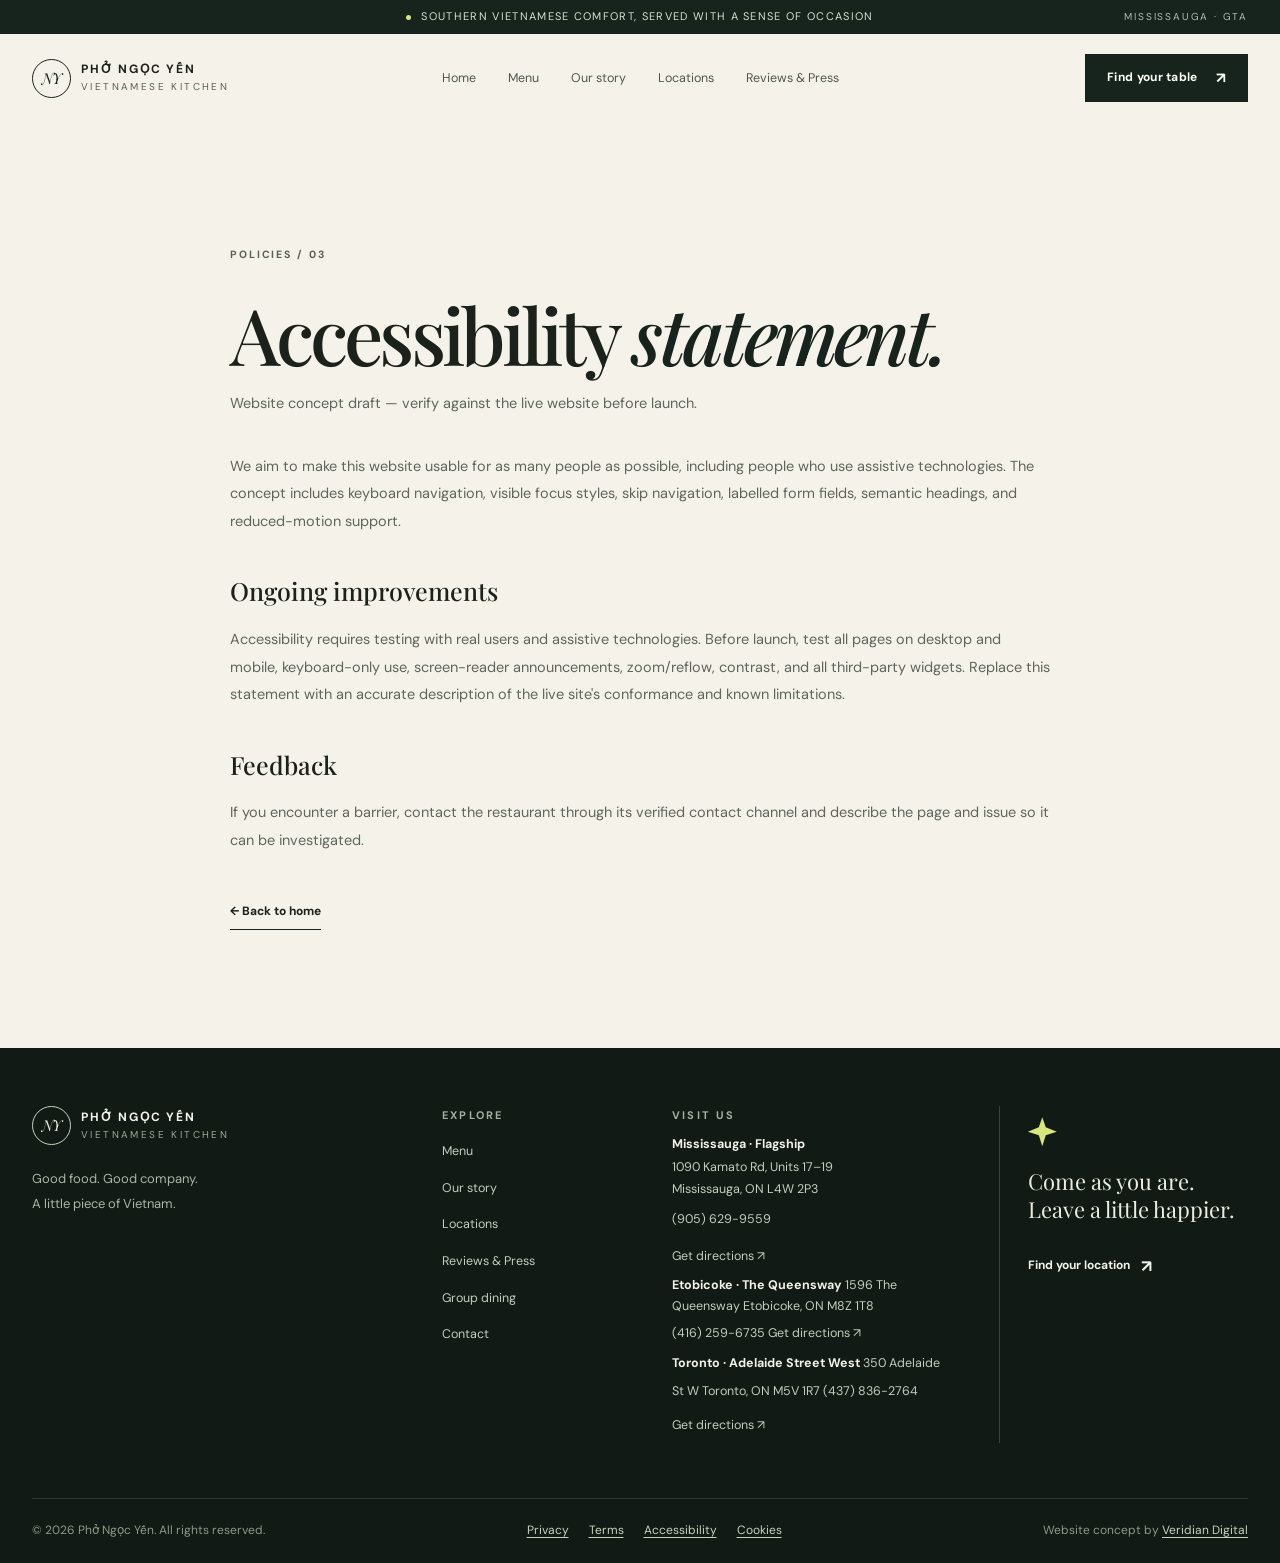
<file: accessibility.html>
<!doctype html>
<html lang="en">
<head>
<meta charset="utf-8">
<meta name="viewport" content="width=device-width, initial-scale=1">
<meta name="theme-color" content="#17241d">
<title>Accessibility | Pho Ngoc Yen</title>
<meta name="description" content="Accessibility statement draft for the Pho Ngoc Yen website. Review and verify before launch.">
<link rel="canonical" href="https://YOUR-DOMAIN.example/accessibility.html">
<meta property="og:site_name" content="Phở Ngọc Yến">
<meta property="og:type" content="website">
<meta property="og:title" content="Accessibility | Pho Ngoc Yen">
<meta property="og:description" content="Accessibility statement draft for the Pho Ngoc Yen website. Review and verify before launch.">
<meta property="og:url" content="https://YOUR-DOMAIN.example/accessibility.html">
<meta property="og:image" content="https://YOUR-DOMAIN.example/assets/og-image.jpg">
<meta property="og:image:width" content="1200">
<meta property="og:image:height" content="630">
<meta name="twitter:card" content="summary_large_image">
<link rel="icon" type="image/png" href="favicon-96x96.png" sizes="96x96">
<link rel="icon" type="image/svg+xml" href="favicon.svg">
<link rel="shortcut icon" href="favicon.ico">
<link rel="apple-touch-icon" sizes="180x180" href="apple-touch-icon.png">
<link rel="manifest" href="site.webmanifest">
<link rel="preconnect" href="https://fonts.googleapis.com">
<link rel="preconnect" href="https://fonts.gstatic.com" crossorigin>
<link href="https://fonts.googleapis.com/css2?family=DM+Sans:wght@400;500;600;700&family=Playfair+Display:wght@500;600;700&display=swap" rel="stylesheet">
<link rel="stylesheet" href="assets/css/styles.css">
<link rel="stylesheet" href="assets/css/pho-loader.css">
<script>
  /* Mark JS availability (reveal animations are opt-in) and show the page-transition loader only after an internal navigation. */
  (function () {
    var root = document.documentElement;
    root.classList.add("js");
    try {
      var key = "pho-ngoc-yen-transition";
      var raw = sessionStorage.getItem(key);
      if (!raw) return;
      var t = JSON.parse(raw);
      sessionStorage.removeItem(key);
      if (!t || t.to !== location.pathname || Date.now() - t.at > 6000) return;
      root.classList.add("pho-loader-entry");
      window.setTimeout(function () { root.classList.remove("pho-loader-entry"); }, 1800);
    } catch (e) {}
  })();
  </script>
<script defer src="assets/js/app.js"></script>
<script defer src="assets/js/pho-loader.js"></script>
</head>
<body>
<div class="pho-loader" data-pho-loader role="status" aria-live="polite" aria-label="Preparing your next page" aria-hidden="true"><div class="pho-loader__grain" aria-hidden="true"></div><div class="pho-loader__content"><div class="pho-loader__art" aria-hidden="true"><svg class="pho-loader__illustration" viewBox="0 0 360 280" xmlns="http://www.w3.org/2000/svg" focusable="false"><defs><linearGradient id="pho-bowl-glaze" x1="0" y1="0" x2="1" y2="1"><stop offset="0" stop-color="#fffdf7"/><stop offset=".55" stop-color="#e8e1d1"/><stop offset="1" stop-color="#cfc7b4"/></linearGradient><linearGradient id="pho-broth" x1="0" y1="0" x2="0" y2="1"><stop offset="0" stop-color="#b8793f"/><stop offset="1" stop-color="#75472c"/></linearGradient><clipPath id="pho-bowl-interior"><ellipse cx="180" cy="157" rx="104" ry="27"/></clipPath></defs><ellipse class="pho-loader__shadow" cx="180" cy="229" rx="95" ry="13"/><g class="pho-loader__steam-group" fill="none" stroke="#9aa887" stroke-linecap="round" stroke-width="3.5"><path class="pho-loader__steam pho-loader__steam--one" d="M143 128 C126 111 153 101 141 82 C135 72 137 66 143 59"/><path class="pho-loader__steam pho-loader__steam--two" d="M179 122 C164 106 190 94 178 77 C171 67 176 59 182 52"/><path class="pho-loader__steam pho-loader__steam--three" d="M215 128 C201 111 225 101 214 86 C207 77 211 68 218 63"/></g><g class="pho-loader__chopsticks" stroke="#6b4b31" stroke-linecap="round" stroke-width="4"><path d="M226 77 L274 133"/><path d="M238 70 L284 126"/></g><g class="pho-loader__ingredients"><path class="pho-loader__noodle" d="M106 151 C122 130 141 173 159 148 S193 132 208 151 S239 170 254 147"/><path class="pho-loader__noodle" d="M111 158 C130 138 143 177 166 157 S198 140 216 158 S239 171 248 157"/><path class="pho-loader__noodle" d="M124 145 C139 166 156 135 174 151 S205 169 225 145"/><ellipse cx="151" cy="145" rx="15" ry="8" fill="#8c4d36" transform="rotate(-24 151 145)"/><ellipse cx="205" cy="144" rx="16" ry="8" fill="#a45e42" transform="rotate(17 205 144)"/><g class="pho-loader__herbs" fill="#5b7b4b"><ellipse cx="137" cy="138" rx="5" ry="10" transform="rotate(-42 137 138)"/><ellipse cx="163" cy="132" rx="5" ry="11" transform="rotate(24 163 132)"/><ellipse cx="191" cy="135" rx="5" ry="10" transform="rotate(-28 191 135)"/><ellipse cx="220" cy="140" rx="5" ry="10" transform="rotate(40 220 140)"/><ellipse cx="177" cy="145" rx="4" ry="9" transform="rotate(65 177 145)"/></g><g class="pho-loader__onion" fill="#d8e67c"><circle cx="145" cy="151" r="3.5"/><circle cx="184" cy="132" r="3.5"/><circle cx="218" cy="153" r="3.5"/><circle cx="169" cy="160" r="3"/></g><g fill="#f5f2e9" opacity=".9"><circle cx="125" cy="151" r="2"/><circle cx="235" cy="151" r="2"/><circle cx="194" cy="158" r="2"/></g></g><path class="pho-loader__broth" d="M76 157 C81 193 112 220 180 221 C248 220 279 193 284 157 C260 174 100 174 76 157Z"/><path class="pho-loader__bowl" d="M66 155 C75 204 115 234 180 234 C245 234 285 204 294 155 L279 157 C269 194 236 215 180 215 C124 215 91 194 81 157Z" fill="url(#pho-bowl-glaze)"/><ellipse class="pho-loader__rim" cx="180" cy="156" rx="114" ry="31" fill="#fffdf7" stroke="#d1c8b7" stroke-width="3"/><ellipse class="pho-loader__soup" cx="180" cy="157" rx="103" ry="24" fill="url(#pho-broth)"/><g clip-path="url(#pho-bowl-interior)"><g class="pho-loader__noodles-front" fill="none" stroke="#f0dfb9" stroke-linecap="round" stroke-width="3.2"><path d="M93 158 C115 139 133 174 156 155 S194 141 211 158 S240 170 263 151"/><path d="M100 166 C121 148 144 179 166 162 S204 149 224 166 S246 168 255 160"/><path d="M122 148 C143 167 159 144 181 155 S218 170 240 147"/></g></g><path d="M66 155 C75 204 115 234 180 234 C245 234 285 204 294 155" fill="none" stroke="#b8ad99" stroke-width="2"/><path d="M120 222 C148 233 212 233 240 222" fill="none" stroke="#d8e67c" stroke-width="2.5" opacity=".9"/></svg></div><p class="pho-loader__brand">PHỞ NGỌC YẾN</p><p class="pho-loader__caption">A bowl worth waiting for</p><span class="pho-loader__rule" aria-hidden="true"><span></span></span></div></div>
<a class="skip-link" href="#main">Skip to content</a>
<div class="announcement"><span class="announcement-dot" aria-hidden="true"></span><span class="announcement-text">Southern Vietnamese comfort, served with a sense of occasion</span><span class="announcement-right">MISSISSAUGA · GTA</span></div>
<header class="site-header" data-header>
<div class="header-inner">
<button class="menu-toggle" type="button" aria-expanded="false" aria-controls="primary-nav" aria-label="Open navigation"><span></span><span></span></button>
<a class="brand" href="index.html" aria-label="Pho Ngoc Yen home"><span class="brand-mark" aria-hidden="true">NY</span><span class="brand-wordmark"><strong>PHỞ NGỌC YẾN</strong><small>VIETNAMESE KITCHEN</small></span></a>
<nav class="nav" id="primary-nav" aria-label="Main navigation">
<a href="index.html">Home</a>
<a href="menu.html">Menu</a>
<a href="story.html">Our story</a>
<a href="locations.html">Locations</a>
<a href="reviews-press.html">Reviews &amp; Press</a>
</nav>
<a class="button button-dark header-cta" href="locations.html#mississauga">Find your table <span aria-hidden="true">↗︎</span></a>
</div>
</header>
<main id="main" class="legal-page section-pad">
<div class="container legal-container">
<span class="section-index">POLICIES / 03</span>
<h1>Accessibility <em>statement.</em></h1>
<p class="legal-updated">Website concept draft — verify against the live website before launch.</p>
<p>We aim to make this website usable for as many people as possible, including people who use assistive technologies. The concept includes keyboard navigation, visible focus styles, skip navigation, labelled form fields, semantic headings, and reduced-motion support.</p>
<h2>Ongoing improvements</h2>
<p>Accessibility requires testing with real users and assistive technologies. Before launch, test all pages on desktop and mobile, keyboard-only use, screen-reader announcements, zoom/reflow, contrast, and all third-party widgets. Replace this statement with an accurate description of the live site's conformance and known limitations.</p>
<h2>Feedback</h2>
<p>If you encounter a barrier, contact the restaurant through its verified contact channel and describe the page and issue so it can be investigated.</p>
<a class="underlined-link" href="index.html">← Back to home</a>
</div>
</main>

<footer class="site-footer">
  <div class="container footer-main">

    <!-- BRAND -->
    <div class="footer-brand">
      <a class="brand brand-footer" href="index.html"
        aria-label="Phở Ngọc Yến home">
        <span class="brand-mark" aria-hidden="true">NY</span>
        <span class="brand-wordmark">
          <strong>PHỞ NGỌC YẾN</strong>
          <small>VIETNAMESE KITCHEN</small>
        </span>
      </a>

      <p>Good food. Good company.<br>A little piece of Vietnam.</p>
    </div>

    <!-- SITE NAVIGATION -->
    <nav class="footer-column" aria-label="Footer navigation">
      <span class="footer-heading">EXPLORE</span>
      <a href="menu.html">Menu</a>
      <a href="story.html">Our story</a>
      <a href="locations.html">Locations</a>
      <a href="reviews-press.html">Reviews &amp; Press</a>
      <a href="group-dining.html">Group dining</a>
      <a href="contact.html">Contact</a>
    </nav>

    <!-- RESTAURANT LOCATIONS -->
    <div class="footer-column">
      <span class="footer-heading">VISIT US</span>

      <!-- MISSISSAUGA -->
      <strong>Mississauga · Flagship</strong>
      <span>1090 Kamato Rd, Units 17–19</span>
      <span>Mississauga, ON L4W 2P3</span>
      <a href="tel:+19056299559">(905) 629-9559</a>
      <a
        href="https://maps.app.goo.gl/nxqhyZ5v4hivpXUe8"
        target="_blank"
        rel="noopener noreferrer"
      >Get directions <span aria-hidden="true">↗︎</span></a>

      <!-- ETOBICOKE -->
      <div class="footer-location">
        <strong>Etobicoke · The Queensway</strong>
        <span>1596 The Queensway</span>
        <span>Etobicoke, ON M8Z 1T8</span>
        <a href="tel:+14162596735">(416) 259-6735</a>
        <a
          href="https://maps.app.goo.gl/vQtJxwgfXJpmW5QX8"
          target="_blank"
          rel="noopener noreferrer"
        >Get directions <span aria-hidden="true">↗︎</span></a>
      </div>

      <!-- TORONTO -->
      <div class="footer-location">
        <strong>Toronto · Adelaide Street West</strong>
        <span>350 Adelaide St W</span>
        <span>Toronto, ON M5V 1R7</span>
        <a href="tel:+14378362764">(437) 836-2764</a>
        <a
          href="https://maps.app.goo.gl/QhU8TLUQuzimUhgx7"
          target="_blank"
          rel="noopener noreferrer"
        >Get directions <span aria-hidden="true">↗︎</span></a>
      </div>
    </div>

    <!-- FOOTER MESSAGE -->
    <div class="footer-note">
      <span class="footer-flower" aria-hidden="true">
        <span class="css-star"></span>
      </span>

      <p>Come as you are.<br>Leave a little happier.</p>

      <a class="text-link light-link" href="locations.html">
        Find your location
        <span class="value-arrow" aria-hidden="true">↗︎</span>
      </a>
    </div>

  </div>

  <!-- COPYRIGHT & LEGAL -->
  <div class="container footer-bottom powered">
    <span>
      © <span data-year></span> Phở Ngọc Yến. All rights reserved.
    </span>

    <div>
      <a href="privacy.html">Privacy</a>
      <a href="terms.html">Terms</a>
      <a href="accessibility.html">Accessibility</a>
      <a href="cookie-policy.html">Cookies</a>
    </div>

    <span class="powered">
      Website concept by
      <a
        href="https://ca.linkedin.com/company/veridiandigital"
        target="_blank"
        rel="noopener noreferrer"
      >Veridian Digital</a>
    </span>
  </div>
</footer>

<script>
  document.querySelectorAll('[data-year]').forEach(function (element) {
    element.textContent = new Date().getFullYear();
  });
</script>
</body>
</html>
</file>
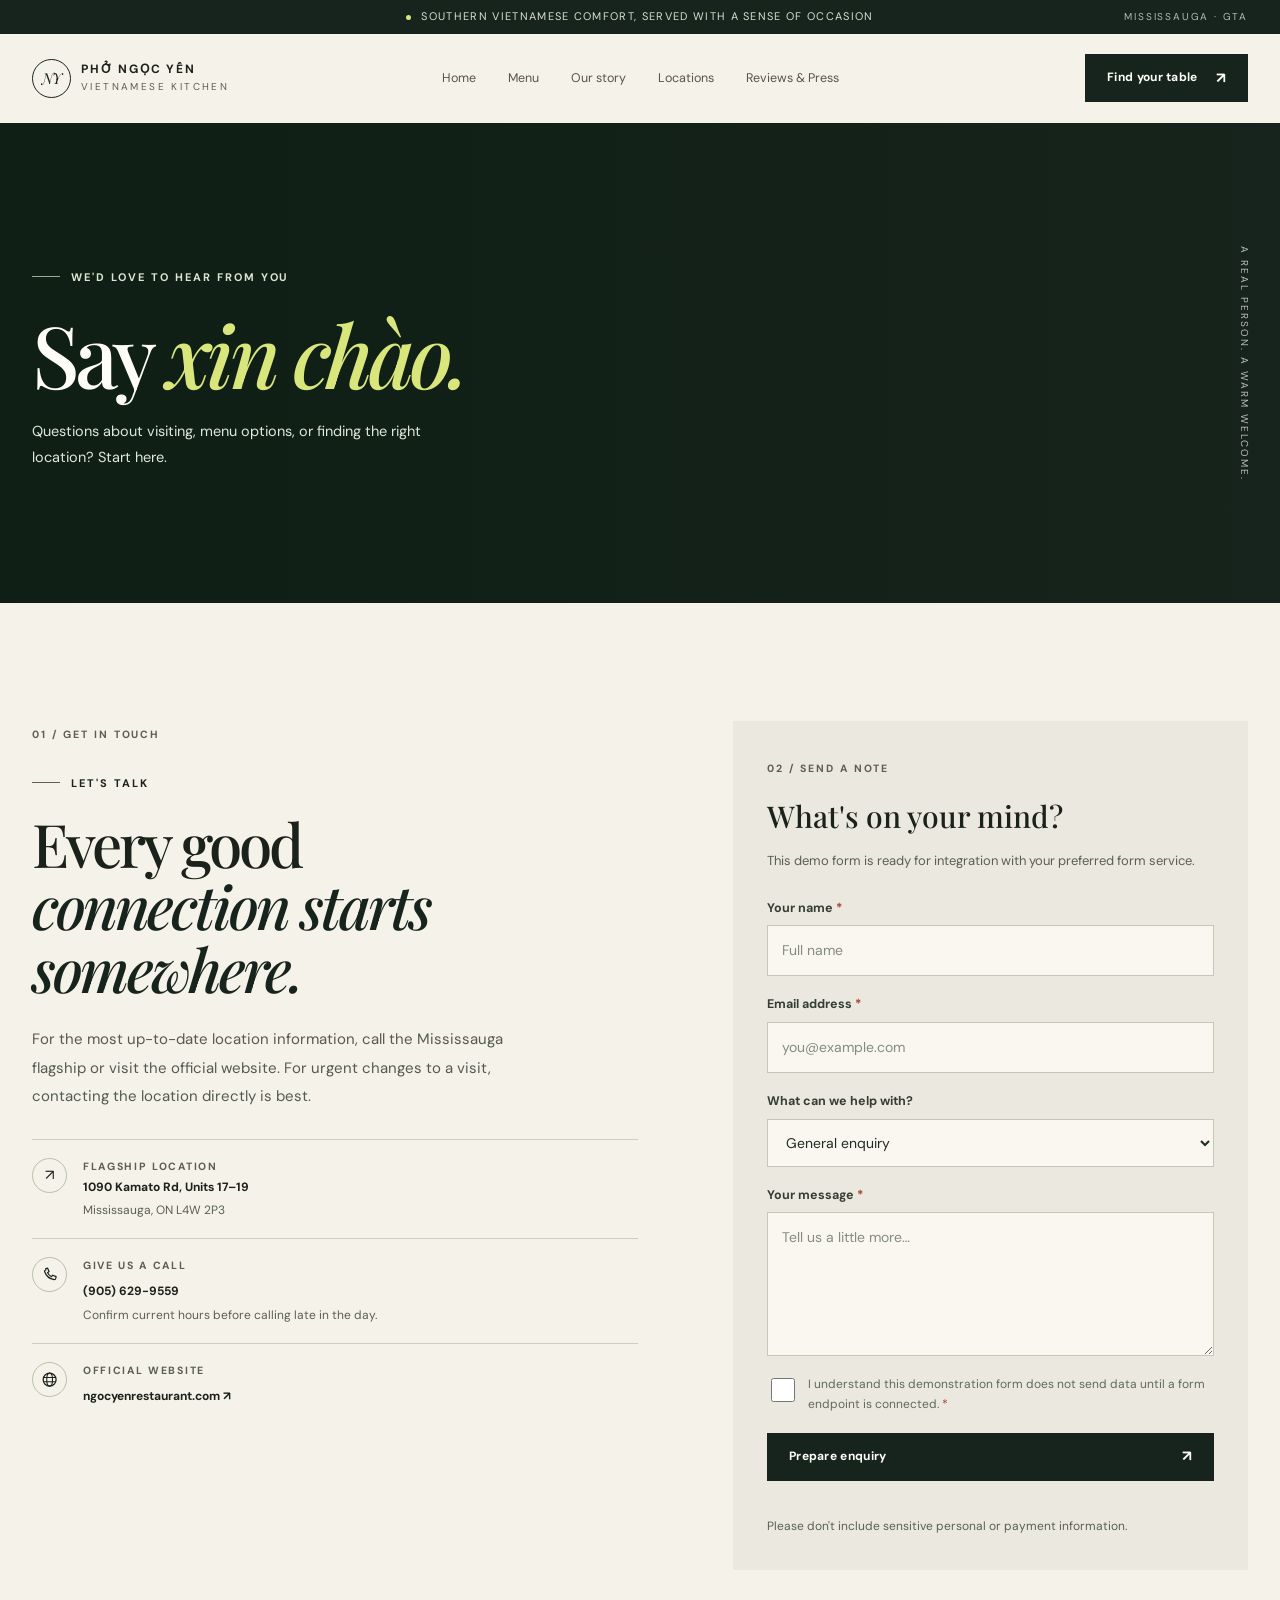
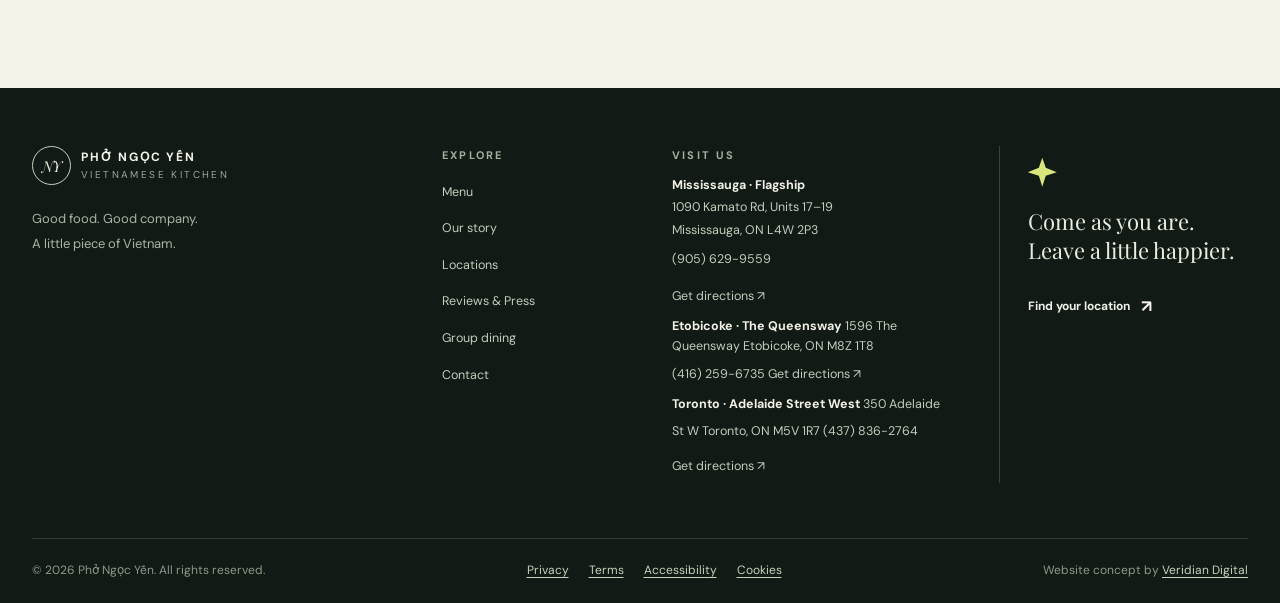
<file: contact.html>
<!doctype html>
<html lang="en">
<head>
<meta charset="utf-8">
<meta name="viewport" content="width=device-width, initial-scale=1">
<meta name="theme-color" content="#17241d">
<title>Contact | Pho Ngoc Yen</title>
<meta name="description" content="Get in touch with Pho Ngoc Yen for general enquiries and visit information.">
<link rel="canonical" href="https://YOUR-DOMAIN.example/contact.html">
<meta property="og:site_name" content="Phở Ngọc Yến">
<meta property="og:type" content="website">
<meta property="og:title" content="Contact | Pho Ngoc Yen">
<meta property="og:description" content="Get in touch with Pho Ngoc Yen for general enquiries and visit information.">
<meta property="og:url" content="https://YOUR-DOMAIN.example/contact.html">
<meta property="og:image" content="https://YOUR-DOMAIN.example/assets/og-image.jpg">
<meta property="og:image:width" content="1200">
<meta property="og:image:height" content="630">
<meta name="twitter:card" content="summary_large_image">
<link rel="icon" type="image/png" href="favicon-96x96.png" sizes="96x96">
<link rel="icon" type="image/svg+xml" href="favicon.svg">
<link rel="shortcut icon" href="favicon.ico">
<link rel="apple-touch-icon" sizes="180x180" href="apple-touch-icon.png">
<link rel="manifest" href="site.webmanifest">
<link rel="preconnect" href="https://fonts.googleapis.com">
<link rel="preconnect" href="https://fonts.gstatic.com" crossorigin>
<link href="https://fonts.googleapis.com/css2?family=DM+Sans:wght@400;500;600;700&family=Playfair+Display:wght@500;600;700&display=swap" rel="stylesheet">
<link rel="stylesheet" href="assets/css/styles.css">
<link rel="stylesheet" href="assets/css/pho-loader.css">
<script>
  /* Mark JS availability (reveal animations are opt-in) and show the page-transition loader only after an internal navigation. */
  (function () {
    var root = document.documentElement;
    root.classList.add("js");
    try {
      var key = "pho-ngoc-yen-transition";
      var raw = sessionStorage.getItem(key);
      if (!raw) return;
      var t = JSON.parse(raw);
      sessionStorage.removeItem(key);
      if (!t || t.to !== location.pathname || Date.now() - t.at > 6000) return;
      root.classList.add("pho-loader-entry");
      window.setTimeout(function () { root.classList.remove("pho-loader-entry"); }, 1800);
    } catch (e) {}
  })();
  </script>
<script defer src="assets/js/app.js"></script>
<script defer src="assets/js/config.js"></script>
<script defer src="assets/js/contact.js"></script>
<script defer src="assets/js/pho-loader.js"></script>
</head>
<body>
<div class="pho-loader" data-pho-loader role="status" aria-live="polite" aria-label="Preparing your next page" aria-hidden="true"><div class="pho-loader__grain" aria-hidden="true"></div><div class="pho-loader__content"><div class="pho-loader__art" aria-hidden="true"><svg class="pho-loader__illustration" viewBox="0 0 360 280" xmlns="http://www.w3.org/2000/svg" focusable="false"><defs><linearGradient id="pho-bowl-glaze" x1="0" y1="0" x2="1" y2="1"><stop offset="0" stop-color="#fffdf7"/><stop offset=".55" stop-color="#e8e1d1"/><stop offset="1" stop-color="#cfc7b4"/></linearGradient><linearGradient id="pho-broth" x1="0" y1="0" x2="0" y2="1"><stop offset="0" stop-color="#b8793f"/><stop offset="1" stop-color="#75472c"/></linearGradient><clipPath id="pho-bowl-interior"><ellipse cx="180" cy="157" rx="104" ry="27"/></clipPath></defs><ellipse class="pho-loader__shadow" cx="180" cy="229" rx="95" ry="13"/><g class="pho-loader__steam-group" fill="none" stroke="#9aa887" stroke-linecap="round" stroke-width="3.5"><path class="pho-loader__steam pho-loader__steam--one" d="M143 128 C126 111 153 101 141 82 C135 72 137 66 143 59"/><path class="pho-loader__steam pho-loader__steam--two" d="M179 122 C164 106 190 94 178 77 C171 67 176 59 182 52"/><path class="pho-loader__steam pho-loader__steam--three" d="M215 128 C201 111 225 101 214 86 C207 77 211 68 218 63"/></g><g class="pho-loader__chopsticks" stroke="#6b4b31" stroke-linecap="round" stroke-width="4"><path d="M226 77 L274 133"/><path d="M238 70 L284 126"/></g><g class="pho-loader__ingredients"><path class="pho-loader__noodle" d="M106 151 C122 130 141 173 159 148 S193 132 208 151 S239 170 254 147"/><path class="pho-loader__noodle" d="M111 158 C130 138 143 177 166 157 S198 140 216 158 S239 171 248 157"/><path class="pho-loader__noodle" d="M124 145 C139 166 156 135 174 151 S205 169 225 145"/><ellipse cx="151" cy="145" rx="15" ry="8" fill="#8c4d36" transform="rotate(-24 151 145)"/><ellipse cx="205" cy="144" rx="16" ry="8" fill="#a45e42" transform="rotate(17 205 144)"/><g class="pho-loader__herbs" fill="#5b7b4b"><ellipse cx="137" cy="138" rx="5" ry="10" transform="rotate(-42 137 138)"/><ellipse cx="163" cy="132" rx="5" ry="11" transform="rotate(24 163 132)"/><ellipse cx="191" cy="135" rx="5" ry="10" transform="rotate(-28 191 135)"/><ellipse cx="220" cy="140" rx="5" ry="10" transform="rotate(40 220 140)"/><ellipse cx="177" cy="145" rx="4" ry="9" transform="rotate(65 177 145)"/></g><g class="pho-loader__onion" fill="#d8e67c"><circle cx="145" cy="151" r="3.5"/><circle cx="184" cy="132" r="3.5"/><circle cx="218" cy="153" r="3.5"/><circle cx="169" cy="160" r="3"/></g><g fill="#f5f2e9" opacity=".9"><circle cx="125" cy="151" r="2"/><circle cx="235" cy="151" r="2"/><circle cx="194" cy="158" r="2"/></g></g><path class="pho-loader__broth" d="M76 157 C81 193 112 220 180 221 C248 220 279 193 284 157 C260 174 100 174 76 157Z"/><path class="pho-loader__bowl" d="M66 155 C75 204 115 234 180 234 C245 234 285 204 294 155 L279 157 C269 194 236 215 180 215 C124 215 91 194 81 157Z" fill="url(#pho-bowl-glaze)"/><ellipse class="pho-loader__rim" cx="180" cy="156" rx="114" ry="31" fill="#fffdf7" stroke="#d1c8b7" stroke-width="3"/><ellipse class="pho-loader__soup" cx="180" cy="157" rx="103" ry="24" fill="url(#pho-broth)"/><g clip-path="url(#pho-bowl-interior)"><g class="pho-loader__noodles-front" fill="none" stroke="#f0dfb9" stroke-linecap="round" stroke-width="3.2"><path d="M93 158 C115 139 133 174 156 155 S194 141 211 158 S240 170 263 151"/><path d="M100 166 C121 148 144 179 166 162 S204 149 224 166 S246 168 255 160"/><path d="M122 148 C143 167 159 144 181 155 S218 170 240 147"/></g></g><path d="M66 155 C75 204 115 234 180 234 C245 234 285 204 294 155" fill="none" stroke="#b8ad99" stroke-width="2"/><path d="M120 222 C148 233 212 233 240 222" fill="none" stroke="#d8e67c" stroke-width="2.5" opacity=".9"/></svg></div><p class="pho-loader__brand">PHỞ NGỌC YẾN</p><p class="pho-loader__caption">A bowl worth waiting for</p><span class="pho-loader__rule" aria-hidden="true"><span></span></span></div></div>
<a class="skip-link" href="#main">Skip to content</a>
<div class="announcement"><span class="announcement-dot" aria-hidden="true"></span><span class="announcement-text">Southern Vietnamese comfort, served with a sense of occasion</span><span class="announcement-right">MISSISSAUGA · GTA</span></div>
<header class="site-header" data-header>
<div class="header-inner">
<button class="menu-toggle" type="button" aria-expanded="false" aria-controls="primary-nav" aria-label="Open navigation"><span></span><span></span></button>
<a class="brand" href="index.html" aria-label="Pho Ngoc Yen home"><span class="brand-mark" aria-hidden="true">NY</span><span class="brand-wordmark"><strong>PHỞ NGỌC YẾN</strong><small>VIETNAMESE KITCHEN</small></span></a>
<nav class="nav" id="primary-nav" aria-label="Main navigation">
<a href="index.html">Home</a>
<a href="menu.html">Menu</a>
<a href="story.html">Our story</a>
<a href="locations.html">Locations</a>
<a href="reviews-press.html">Reviews &amp; Press</a>
</nav>
<a class="button button-dark header-cta" href="locations.html#mississauga">Find your table <span aria-hidden="true">↗︎</span></a>
</div>
</header>
<main id="main">
<section class="page-hero contact-hero">
<div class="page-hero-bg">
</div>
<div class="container page-hero-content">
<p class="eyebrow light-eyebrow"><span class="eyebrow-line"></span>
 We'd love to hear from you</p>
<h1>Say <em>xin chào.</em></h1>
<p>Questions about visiting, menu options, or finding the right location? Start here.</p>
</div>
<div class="hero-side-note" aria-hidden="true">
A REAL PERSON. A WARM WELCOME.</div>
</section>
<section class="section-pad contact-section">
<div class="container contact-grid">
<div class="contact-copy ">
<span class="section-index">01 / GET IN TOUCH</span>
<p class="eyebrow"><span class="eyebrow-line"></span>
 Let's talk</p>
<h2>Every good<br>
<em>connection starts somewhere.</em></h2>
<p class="large-copy">For the most up-to-date location information, call the Mississauga flagship or visit the official website. For urgent changes to a visit, contacting the location directly is best.</p>
<div class="contact-detail">
<span class="contact-detail-icon" aria-hidden="true">↗</span>
<div>
<small>FLAGSHIP LOCATION</small>
<strong>1090 Kamato Rd, Units 17–19</strong>
<span>Mississauga, ON L4W 2P3</span>
</div>
</div>
<div class="contact-detail">
<span class="contact-detail-icon" aria-hidden="true"><svg class="icon-svg" viewBox="0 0 24 24" aria-hidden="true" focusable="false"><path d="M6.6 3.5 9.2 3l2 4.7-2.1 1.7a14 14 0 0 0 5.5 5.5l1.7-2.1 4.7 2-.5 2.6a2 2 0 0 1-2.2 1.6A16.8 16.8 0 0 1 5 7.7a2 2 0 0 1 1.6-2.2Z" fill="none" stroke="currentColor" stroke-width="1.7" stroke-linecap="round" stroke-linejoin="round"/></svg></span>
<div>
<small>GIVE US A CALL</small>
<a href="tel:+19056299559"><strong>(905) 629-9559</strong></a>
<span>Confirm current hours before calling late in the day.</span>
</div>
</div>
<div class="contact-detail">
<span class="contact-detail-icon" aria-hidden="true"><svg class="icon-svg" viewBox="0 0 24 24" aria-hidden="true" focusable="false"><circle cx="12" cy="12" r="9" fill="none" stroke="currentColor" stroke-width="1.7"/><ellipse cx="12" cy="12" rx="4" ry="9" fill="none" stroke="currentColor" stroke-width="1.5"/><path d="M3.5 9h17M3.5 15h17" fill="none" stroke="currentColor" stroke-width="1.5"/></svg></span>
<div>
<small>OFFICIAL WEBSITE</small>
<a href="https://ngocyenrestaurant.com/" target="_blank" rel="noopener"><strong>ngocyenrestaurant.com ↗</strong></a>
</div>
</div>
</div>
<div class="contact-form-wrap reveal">
<div class="form-heading">
<span>02 / SEND A NOTE</span>
<h3>What's on your mind?</h3>
<p>This demo form is ready for integration with your preferred form service.</p>
</div>
<form id="contact-form" class="contact-form" novalidate>
<div class="form-row">
<label for="name">
Your name <span>*</span>
</label>
<input id="name" name="name" autocomplete="name" required placeholder="Full name" aria-describedby="name-error"><p class="field-error" id="name-error" hidden></p>
</div>
<div class="form-row">
<label for="email">
Email address <span>*</span>
</label>
<input id="email" type="email" name="email" autocomplete="email" required placeholder="you@example.com" aria-describedby="email-error"><p class="field-error" id="email-error" hidden></p>
</div>
<div class="form-row">
<label for="topic">
What can we help with?</label>
<select id="topic" name="topic">
<option value="General enquiry">
General enquiry</option>
<option value="Location information">
Location information</option>
<option value="Menu and dietary question">
Menu and dietary question</option>
<option value="Group dining">
Group dining</option>
<option value="Website feedback">
Website feedback</option>
</select>
</div>
<div class="form-row">
<label for="message">
Your message <span>*</span>
</label>
<textarea id="message" name="message" rows="5" required placeholder="Tell us a little more…" aria-describedby="message-error">
</textarea><p class="field-error" id="message-error" hidden></p>
</div>
<label class="consent-row">
<input type="checkbox" required name="consent" aria-describedby="consent-error">
<span>I understand this demonstration form does not send data until a form endpoint is connected. <span>*</span></span>
</label>
<p class="field-error" id="consent-error" hidden></p><button class="button button-dark form-submit" type="submit">Prepare enquiry <span class="value-arrow" aria-hidden="true">↗︎</span></button>
<p class="form-status" id="form-status" role="status" aria-live="polite"></p>
<p class="form-privacy">Please don't include sensitive personal or payment information.</p>
</form>
</div>
</div>
</section>
</main>

<footer class="site-footer">
  <div class="container footer-main">

    <!-- BRAND -->
    <div class="footer-brand">
      <a class="brand brand-footer" href="index.html"
        aria-label="Phở Ngọc Yến home">
        <span class="brand-mark" aria-hidden="true">NY</span>
        <span class="brand-wordmark">
          <strong>PHỞ NGỌC YẾN</strong>
          <small>VIETNAMESE KITCHEN</small>
        </span>
      </a>

      <p>Good food. Good company.<br>A little piece of Vietnam.</p>
    </div>

    <!-- SITE NAVIGATION -->
    <nav class="footer-column" aria-label="Footer navigation">
      <span class="footer-heading">EXPLORE</span>
      <a href="menu.html">Menu</a>
      <a href="story.html">Our story</a>
      <a href="locations.html">Locations</a>
      <a href="reviews-press.html">Reviews &amp; Press</a>
      <a href="group-dining.html">Group dining</a>
      <a href="contact.html">Contact</a>
    </nav>

    <!-- RESTAURANT LOCATIONS -->
    <div class="footer-column">
      <span class="footer-heading">VISIT US</span>

      <!-- MISSISSAUGA -->
      <strong>Mississauga · Flagship</strong>
      <span>1090 Kamato Rd, Units 17–19</span>
      <span>Mississauga, ON L4W 2P3</span>
      <a href="tel:+19056299559">(905) 629-9559</a>
      <a
        href="https://maps.app.goo.gl/nxqhyZ5v4hivpXUe8"
        target="_blank"
        rel="noopener noreferrer"
      >Get directions <span aria-hidden="true">↗︎</span></a>

      <!-- ETOBICOKE -->
      <div class="footer-location">
        <strong>Etobicoke · The Queensway</strong>
        <span>1596 The Queensway</span>
        <span>Etobicoke, ON M8Z 1T8</span>
        <a href="tel:+14162596735">(416) 259-6735</a>
        <a
          href="https://maps.app.goo.gl/vQtJxwgfXJpmW5QX8"
          target="_blank"
          rel="noopener noreferrer"
        >Get directions <span aria-hidden="true">↗︎</span></a>
      </div>

      <!-- TORONTO -->
      <div class="footer-location">
        <strong>Toronto · Adelaide Street West</strong>
        <span>350 Adelaide St W</span>
        <span>Toronto, ON M5V 1R7</span>
        <a href="tel:+14378362764">(437) 836-2764</a>
        <a
          href="https://maps.app.goo.gl/QhU8TLUQuzimUhgx7"
          target="_blank"
          rel="noopener noreferrer"
        >Get directions <span aria-hidden="true">↗︎</span></a>
      </div>
    </div>

    <!-- FOOTER MESSAGE -->
    <div class="footer-note">
      <span class="footer-flower" aria-hidden="true">
        <span class="css-star"></span>
      </span>

      <p>Come as you are.<br>Leave a little happier.</p>

      <a class="text-link light-link" href="locations.html">
        Find your location
        <span class="value-arrow" aria-hidden="true">↗︎</span>
      </a>
    </div>

  </div>

  <!-- COPYRIGHT & LEGAL -->
  <div class="container footer-bottom powered">
    <span>
      © <span data-year></span> Phở Ngọc Yến. All rights reserved.
    </span>

    <div>
      <a href="privacy.html">Privacy</a>
      <a href="terms.html">Terms</a>
      <a href="accessibility.html">Accessibility</a>
      <a href="cookie-policy.html">Cookies</a>
    </div>

    <span class="powered">
      Website concept by
      <a
        href="https://ca.linkedin.com/company/veridiandigital"
        target="_blank"
        rel="noopener noreferrer"
      >Veridian Digital</a>
    </span>
  </div>
</footer>

<script>
  document.querySelectorAll('[data-year]').forEach(function (element) {
    element.textContent = new Date().getFullYear();
  });
</script>
</body>
</html>
</file>
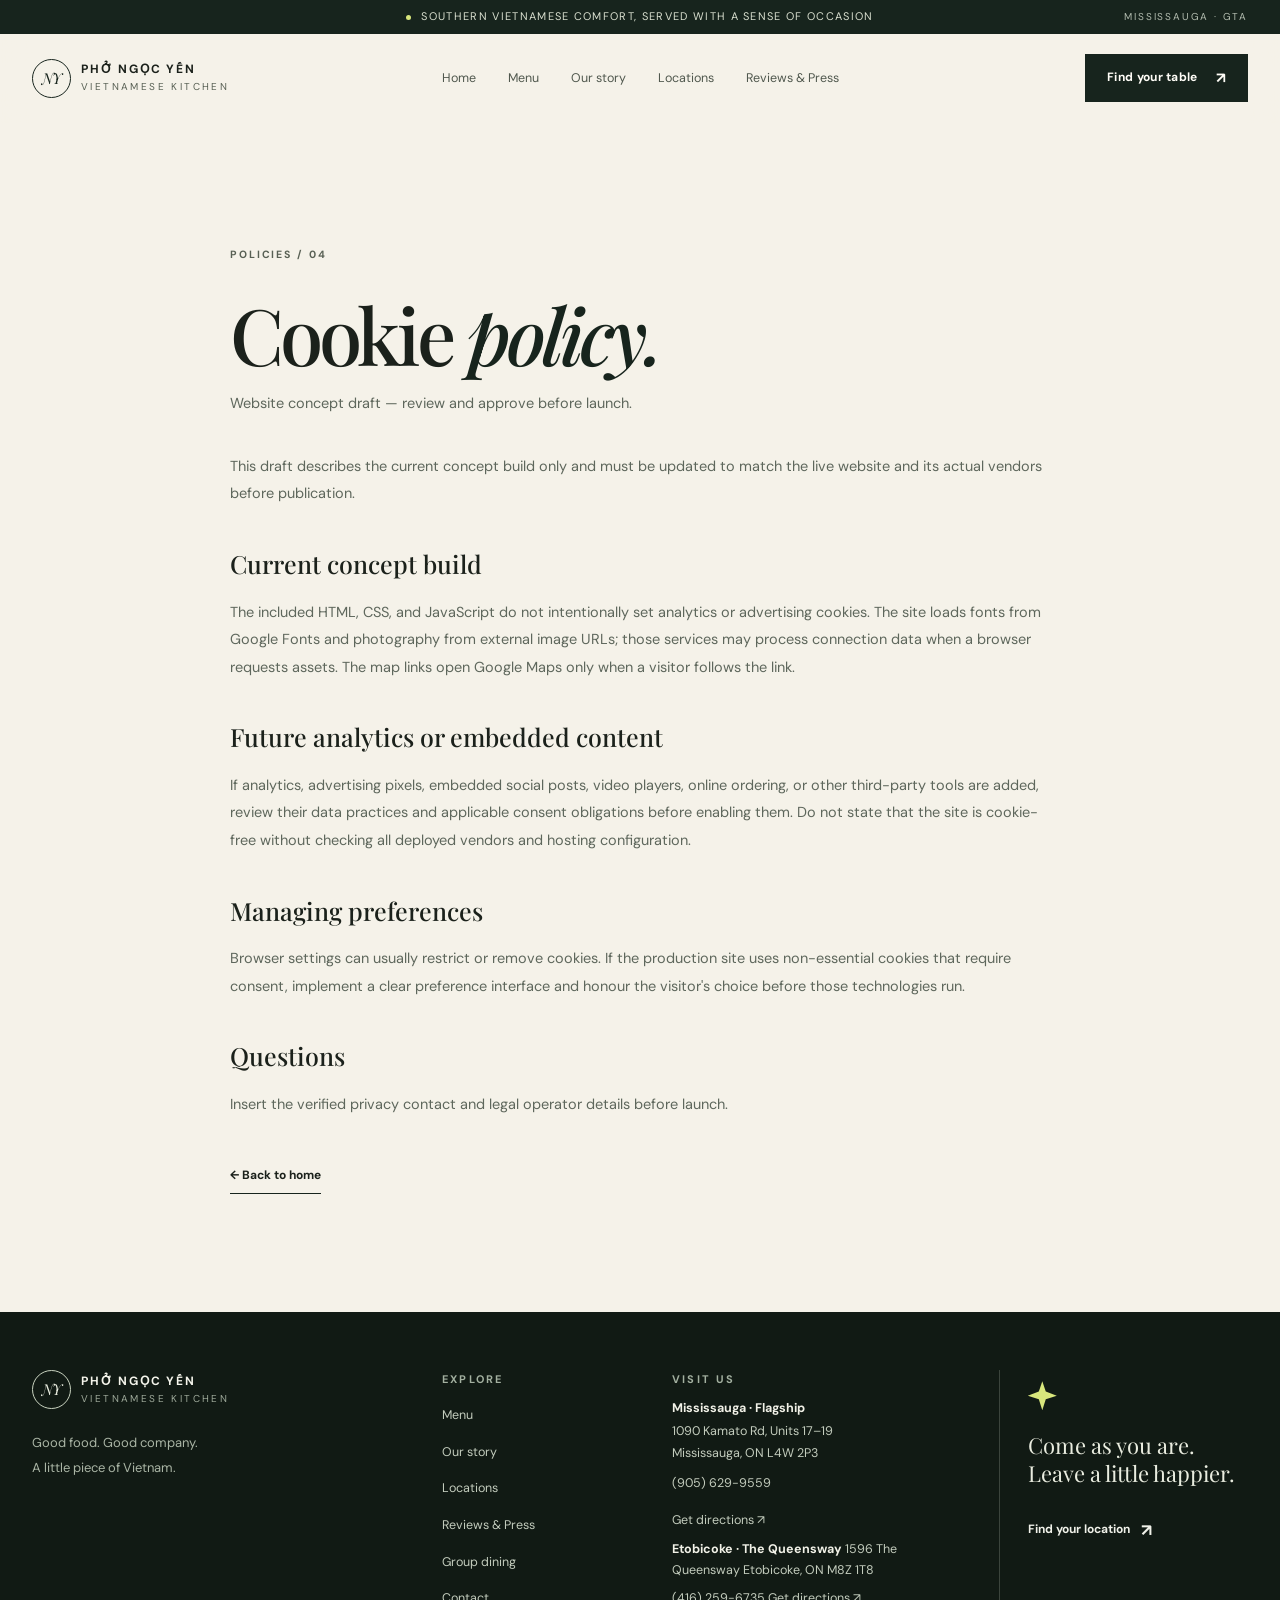
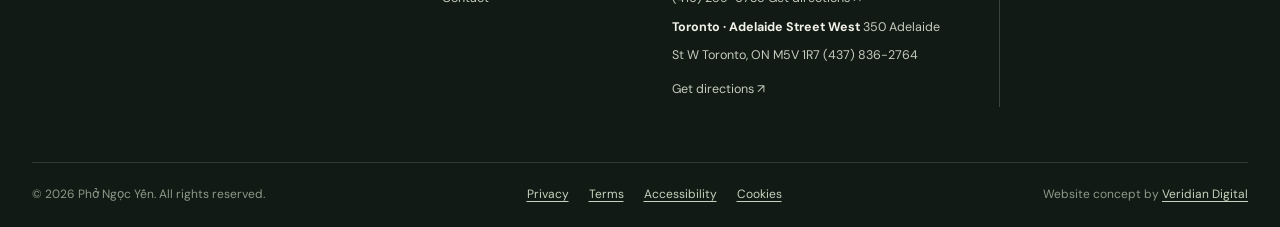
<file: cookie-policy.html>
<!doctype html>
<html lang="en">
<head>
<meta charset="utf-8">
<meta name="viewport" content="width=device-width, initial-scale=1">
<meta name="theme-color" content="#17241d">
<title>Cookie Policy | Pho Ngoc Yen</title>
<meta name="description" content="Cookie policy draft for the Pho Ngoc Yen website. Review and approve before launch.">
<link rel="canonical" href="https://YOUR-DOMAIN.example/cookie-policy.html">
<meta property="og:site_name" content="Phở Ngọc Yến">
<meta property="og:type" content="website">
<meta property="og:title" content="Cookie Policy | Pho Ngoc Yen">
<meta property="og:description" content="Cookie policy draft for the Pho Ngoc Yen website. Review and approve before launch.">
<meta property="og:url" content="https://YOUR-DOMAIN.example/cookie-policy.html">
<meta property="og:image" content="https://YOUR-DOMAIN.example/assets/og-image.jpg">
<meta property="og:image:width" content="1200">
<meta property="og:image:height" content="630">
<meta name="twitter:card" content="summary_large_image">
<link rel="icon" type="image/png" href="favicon-96x96.png" sizes="96x96">
<link rel="icon" type="image/svg+xml" href="favicon.svg">
<link rel="shortcut icon" href="favicon.ico">
<link rel="apple-touch-icon" sizes="180x180" href="apple-touch-icon.png">
<link rel="manifest" href="site.webmanifest">
<link rel="preconnect" href="https://fonts.googleapis.com">
<link rel="preconnect" href="https://fonts.gstatic.com" crossorigin>
<link href="https://fonts.googleapis.com/css2?family=DM+Sans:wght@400;500;600;700&family=Playfair+Display:wght@500;600;700&display=swap" rel="stylesheet">
<link rel="stylesheet" href="assets/css/styles.css">
<link rel="stylesheet" href="assets/css/pho-loader.css">
<script>
  /* Mark JS availability (reveal animations are opt-in) and show the page-transition loader only after an internal navigation. */
  (function () {
    var root = document.documentElement;
    root.classList.add("js");
    try {
      var key = "pho-ngoc-yen-transition";
      var raw = sessionStorage.getItem(key);
      if (!raw) return;
      var t = JSON.parse(raw);
      sessionStorage.removeItem(key);
      if (!t || t.to !== location.pathname || Date.now() - t.at > 6000) return;
      root.classList.add("pho-loader-entry");
      window.setTimeout(function () { root.classList.remove("pho-loader-entry"); }, 1800);
    } catch (e) {}
  })();
  </script>
<script defer src="assets/js/app.js"></script>
<script defer src="assets/js/pho-loader.js"></script>
</head>
<body>
<div class="pho-loader" data-pho-loader role="status" aria-live="polite" aria-label="Preparing your next page" aria-hidden="true"><div class="pho-loader__grain" aria-hidden="true"></div><div class="pho-loader__content"><div class="pho-loader__art" aria-hidden="true"><svg class="pho-loader__illustration" viewBox="0 0 360 280" xmlns="http://www.w3.org/2000/svg" focusable="false"><defs><linearGradient id="pho-bowl-glaze" x1="0" y1="0" x2="1" y2="1"><stop offset="0" stop-color="#fffdf7"/><stop offset=".55" stop-color="#e8e1d1"/><stop offset="1" stop-color="#cfc7b4"/></linearGradient><linearGradient id="pho-broth" x1="0" y1="0" x2="0" y2="1"><stop offset="0" stop-color="#b8793f"/><stop offset="1" stop-color="#75472c"/></linearGradient><clipPath id="pho-bowl-interior"><ellipse cx="180" cy="157" rx="104" ry="27"/></clipPath></defs><ellipse class="pho-loader__shadow" cx="180" cy="229" rx="95" ry="13"/><g class="pho-loader__steam-group" fill="none" stroke="#9aa887" stroke-linecap="round" stroke-width="3.5"><path class="pho-loader__steam pho-loader__steam--one" d="M143 128 C126 111 153 101 141 82 C135 72 137 66 143 59"/><path class="pho-loader__steam pho-loader__steam--two" d="M179 122 C164 106 190 94 178 77 C171 67 176 59 182 52"/><path class="pho-loader__steam pho-loader__steam--three" d="M215 128 C201 111 225 101 214 86 C207 77 211 68 218 63"/></g><g class="pho-loader__chopsticks" stroke="#6b4b31" stroke-linecap="round" stroke-width="4"><path d="M226 77 L274 133"/><path d="M238 70 L284 126"/></g><g class="pho-loader__ingredients"><path class="pho-loader__noodle" d="M106 151 C122 130 141 173 159 148 S193 132 208 151 S239 170 254 147"/><path class="pho-loader__noodle" d="M111 158 C130 138 143 177 166 157 S198 140 216 158 S239 171 248 157"/><path class="pho-loader__noodle" d="M124 145 C139 166 156 135 174 151 S205 169 225 145"/><ellipse cx="151" cy="145" rx="15" ry="8" fill="#8c4d36" transform="rotate(-24 151 145)"/><ellipse cx="205" cy="144" rx="16" ry="8" fill="#a45e42" transform="rotate(17 205 144)"/><g class="pho-loader__herbs" fill="#5b7b4b"><ellipse cx="137" cy="138" rx="5" ry="10" transform="rotate(-42 137 138)"/><ellipse cx="163" cy="132" rx="5" ry="11" transform="rotate(24 163 132)"/><ellipse cx="191" cy="135" rx="5" ry="10" transform="rotate(-28 191 135)"/><ellipse cx="220" cy="140" rx="5" ry="10" transform="rotate(40 220 140)"/><ellipse cx="177" cy="145" rx="4" ry="9" transform="rotate(65 177 145)"/></g><g class="pho-loader__onion" fill="#d8e67c"><circle cx="145" cy="151" r="3.5"/><circle cx="184" cy="132" r="3.5"/><circle cx="218" cy="153" r="3.5"/><circle cx="169" cy="160" r="3"/></g><g fill="#f5f2e9" opacity=".9"><circle cx="125" cy="151" r="2"/><circle cx="235" cy="151" r="2"/><circle cx="194" cy="158" r="2"/></g></g><path class="pho-loader__broth" d="M76 157 C81 193 112 220 180 221 C248 220 279 193 284 157 C260 174 100 174 76 157Z"/><path class="pho-loader__bowl" d="M66 155 C75 204 115 234 180 234 C245 234 285 204 294 155 L279 157 C269 194 236 215 180 215 C124 215 91 194 81 157Z" fill="url(#pho-bowl-glaze)"/><ellipse class="pho-loader__rim" cx="180" cy="156" rx="114" ry="31" fill="#fffdf7" stroke="#d1c8b7" stroke-width="3"/><ellipse class="pho-loader__soup" cx="180" cy="157" rx="103" ry="24" fill="url(#pho-broth)"/><g clip-path="url(#pho-bowl-interior)"><g class="pho-loader__noodles-front" fill="none" stroke="#f0dfb9" stroke-linecap="round" stroke-width="3.2"><path d="M93 158 C115 139 133 174 156 155 S194 141 211 158 S240 170 263 151"/><path d="M100 166 C121 148 144 179 166 162 S204 149 224 166 S246 168 255 160"/><path d="M122 148 C143 167 159 144 181 155 S218 170 240 147"/></g></g><path d="M66 155 C75 204 115 234 180 234 C245 234 285 204 294 155" fill="none" stroke="#b8ad99" stroke-width="2"/><path d="M120 222 C148 233 212 233 240 222" fill="none" stroke="#d8e67c" stroke-width="2.5" opacity=".9"/></svg></div><p class="pho-loader__brand">PHỞ NGỌC YẾN</p><p class="pho-loader__caption">A bowl worth waiting for</p><span class="pho-loader__rule" aria-hidden="true"><span></span></span></div></div>
<a class="skip-link" href="#main">Skip to content</a>
<div class="announcement"><span class="announcement-dot" aria-hidden="true"></span><span class="announcement-text">Southern Vietnamese comfort, served with a sense of occasion</span><span class="announcement-right">MISSISSAUGA · GTA</span></div>
<header class="site-header" data-header>
<div class="header-inner">
<button class="menu-toggle" type="button" aria-expanded="false" aria-controls="primary-nav" aria-label="Open navigation"><span></span><span></span></button>
<a class="brand" href="index.html" aria-label="Pho Ngoc Yen home"><span class="brand-mark" aria-hidden="true">NY</span><span class="brand-wordmark"><strong>PHỞ NGỌC YẾN</strong><small>VIETNAMESE KITCHEN</small></span></a>
<nav class="nav" id="primary-nav" aria-label="Main navigation">
<a href="index.html">Home</a>
<a href="menu.html">Menu</a>
<a href="story.html">Our story</a>
<a href="locations.html">Locations</a>
<a href="reviews-press.html">Reviews &amp; Press</a>
</nav>
<a class="button button-dark header-cta" href="locations.html#mississauga">Find your table <span aria-hidden="true">↗︎</span></a>
</div>
</header>
<main id="main" class="legal-page section-pad">
<div class="container legal-container">
<span class="section-index">POLICIES / 04</span>
<h1>Cookie <em>policy.</em></h1>
<p class="legal-updated">Website concept draft — review and approve before launch.</p>
<p>This draft describes the current concept build only and must be updated to match the live website and its actual vendors before publication.</p>
<h2>Current concept build</h2>
<p>The included HTML, CSS, and JavaScript do not intentionally set analytics or advertising cookies. The site loads fonts from Google Fonts and photography from external image URLs; those services may process connection data when a browser requests assets. The map links open Google Maps only when a visitor follows the link.</p>
<h2>Future analytics or embedded content</h2>
<p>If analytics, advertising pixels, embedded social posts, video players, online ordering, or other third-party tools are added, review their data practices and applicable consent obligations before enabling them. Do not state that the site is cookie-free without checking all deployed vendors and hosting configuration.</p>
<h2>Managing preferences</h2>
<p>Browser settings can usually restrict or remove cookies. If the production site uses non-essential cookies that require consent, implement a clear preference interface and honour the visitor's choice before those technologies run.</p>
<h2>Questions</h2>
<p>Insert the verified privacy contact and legal operator details before launch.</p>
<a class="underlined-link" href="index.html">← Back to home</a>
</div>
</main>

<footer class="site-footer">
  <div class="container footer-main">

    <!-- BRAND -->
    <div class="footer-brand">
      <a class="brand brand-footer" href="index.html"
        aria-label="Phở Ngọc Yến home">
        <span class="brand-mark" aria-hidden="true">NY</span>
        <span class="brand-wordmark">
          <strong>PHỞ NGỌC YẾN</strong>
          <small>VIETNAMESE KITCHEN</small>
        </span>
      </a>

      <p>Good food. Good company.<br>A little piece of Vietnam.</p>
    </div>

    <!-- SITE NAVIGATION -->
    <nav class="footer-column" aria-label="Footer navigation">
      <span class="footer-heading">EXPLORE</span>
      <a href="menu.html">Menu</a>
      <a href="story.html">Our story</a>
      <a href="locations.html">Locations</a>
      <a href="reviews-press.html">Reviews &amp; Press</a>
      <a href="group-dining.html">Group dining</a>
      <a href="contact.html">Contact</a>
    </nav>

    <!-- RESTAURANT LOCATIONS -->
    <div class="footer-column">
      <span class="footer-heading">VISIT US</span>

      <!-- MISSISSAUGA -->
      <strong>Mississauga · Flagship</strong>
      <span>1090 Kamato Rd, Units 17–19</span>
      <span>Mississauga, ON L4W 2P3</span>
      <a href="tel:+19056299559">(905) 629-9559</a>
      <a
        href="https://maps.app.goo.gl/nxqhyZ5v4hivpXUe8"
        target="_blank"
        rel="noopener noreferrer"
      >Get directions <span aria-hidden="true">↗︎</span></a>

      <!-- ETOBICOKE -->
      <div class="footer-location">
        <strong>Etobicoke · The Queensway</strong>
        <span>1596 The Queensway</span>
        <span>Etobicoke, ON M8Z 1T8</span>
        <a href="tel:+14162596735">(416) 259-6735</a>
        <a
          href="https://maps.app.goo.gl/vQtJxwgfXJpmW5QX8"
          target="_blank"
          rel="noopener noreferrer"
        >Get directions <span aria-hidden="true">↗︎</span></a>
      </div>

      <!-- TORONTO -->
      <div class="footer-location">
        <strong>Toronto · Adelaide Street West</strong>
        <span>350 Adelaide St W</span>
        <span>Toronto, ON M5V 1R7</span>
        <a href="tel:+14378362764">(437) 836-2764</a>
        <a
          href="https://maps.app.goo.gl/QhU8TLUQuzimUhgx7"
          target="_blank"
          rel="noopener noreferrer"
        >Get directions <span aria-hidden="true">↗︎</span></a>
      </div>
    </div>

    <!-- FOOTER MESSAGE -->
    <div class="footer-note">
      <span class="footer-flower" aria-hidden="true">
        <span class="css-star"></span>
      </span>

      <p>Come as you are.<br>Leave a little happier.</p>

      <a class="text-link light-link" href="locations.html">
        Find your location
        <span class="value-arrow" aria-hidden="true">↗︎</span>
      </a>
    </div>

  </div>

  <!-- COPYRIGHT & LEGAL -->
  <div class="container footer-bottom powered">
    <span>
      © <span data-year></span> Phở Ngọc Yến. All rights reserved.
    </span>

    <div>
      <a href="privacy.html">Privacy</a>
      <a href="terms.html">Terms</a>
      <a href="accessibility.html">Accessibility</a>
      <a href="cookie-policy.html">Cookies</a>
    </div>

    <span class="powered">
      Website concept by
      <a
        href="https://ca.linkedin.com/company/veridiandigital"
        target="_blank"
        rel="noopener noreferrer"
      >Veridian Digital</a>
    </span>
  </div>
</footer>

<script>
  document.querySelectorAll('[data-year]').forEach(function (element) {
    element.textContent = new Date().getFullYear();
  });
</script>
</body>
</html>
</file>
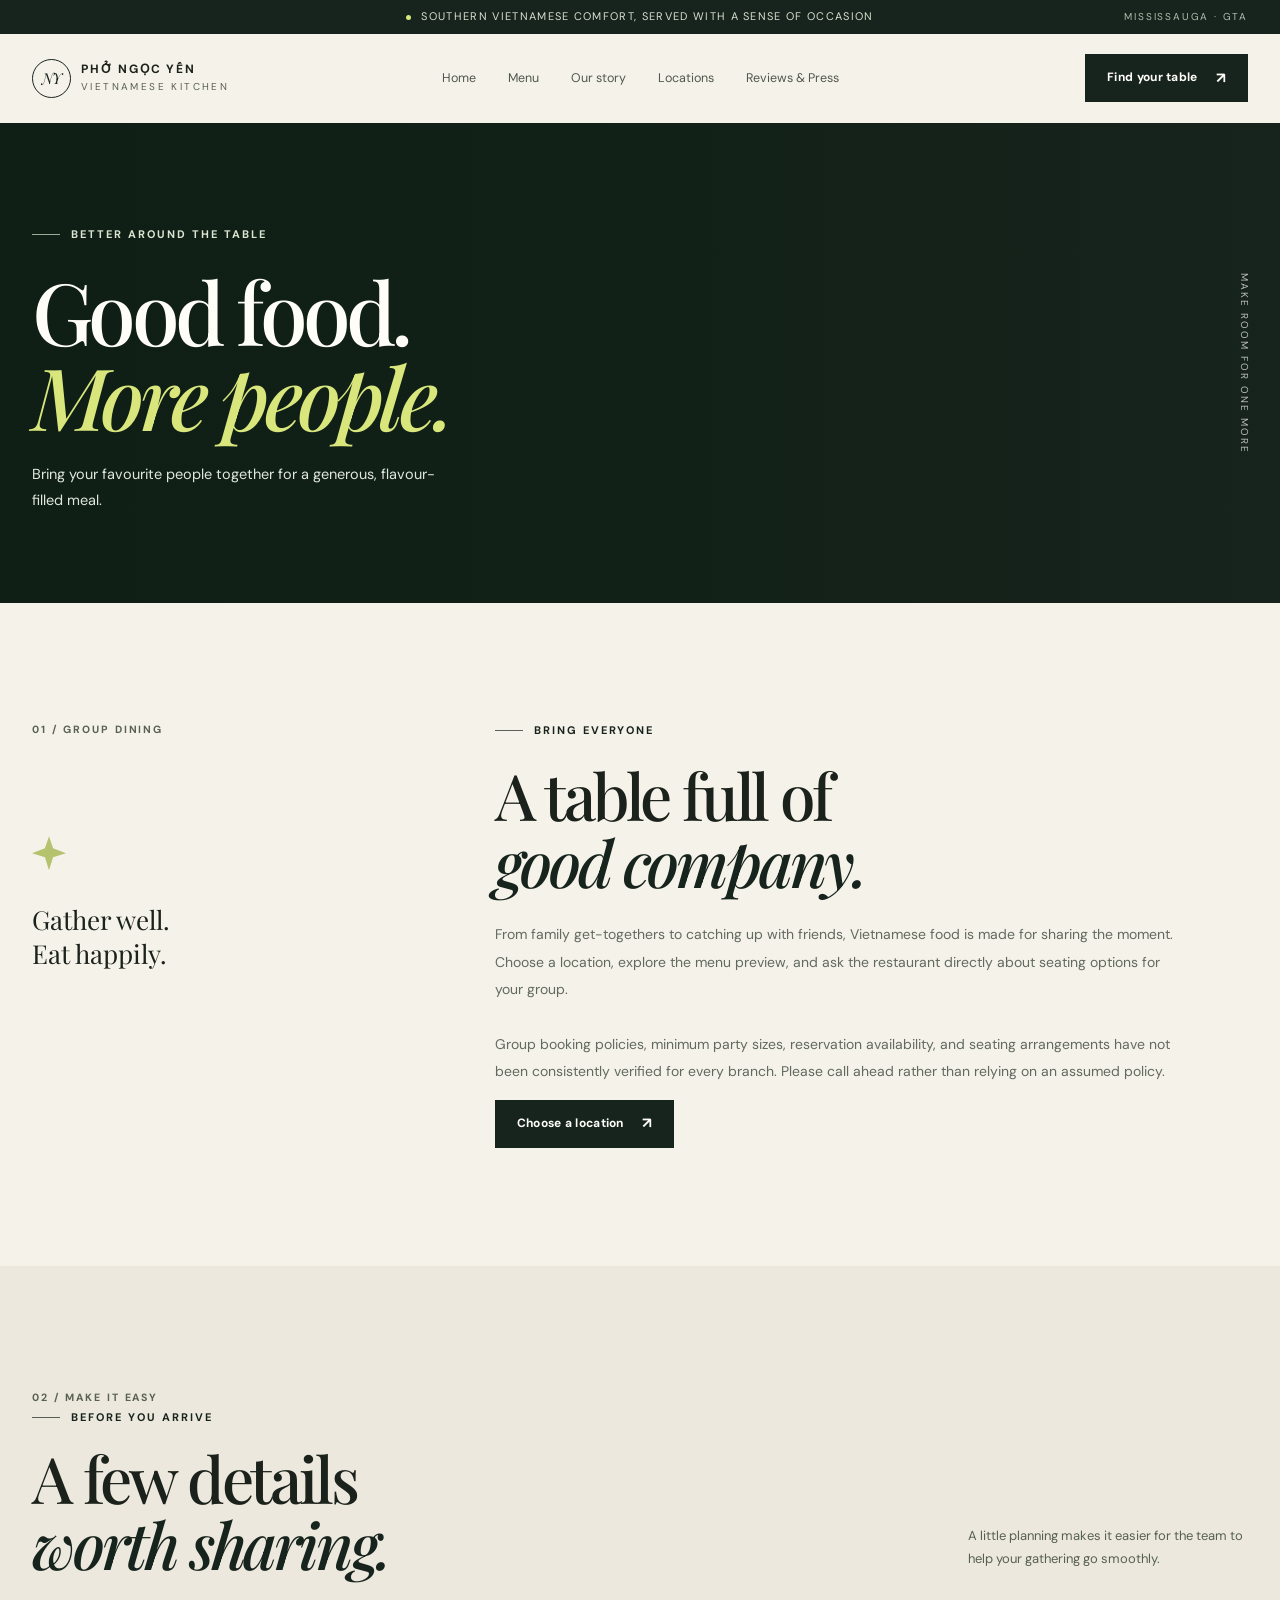
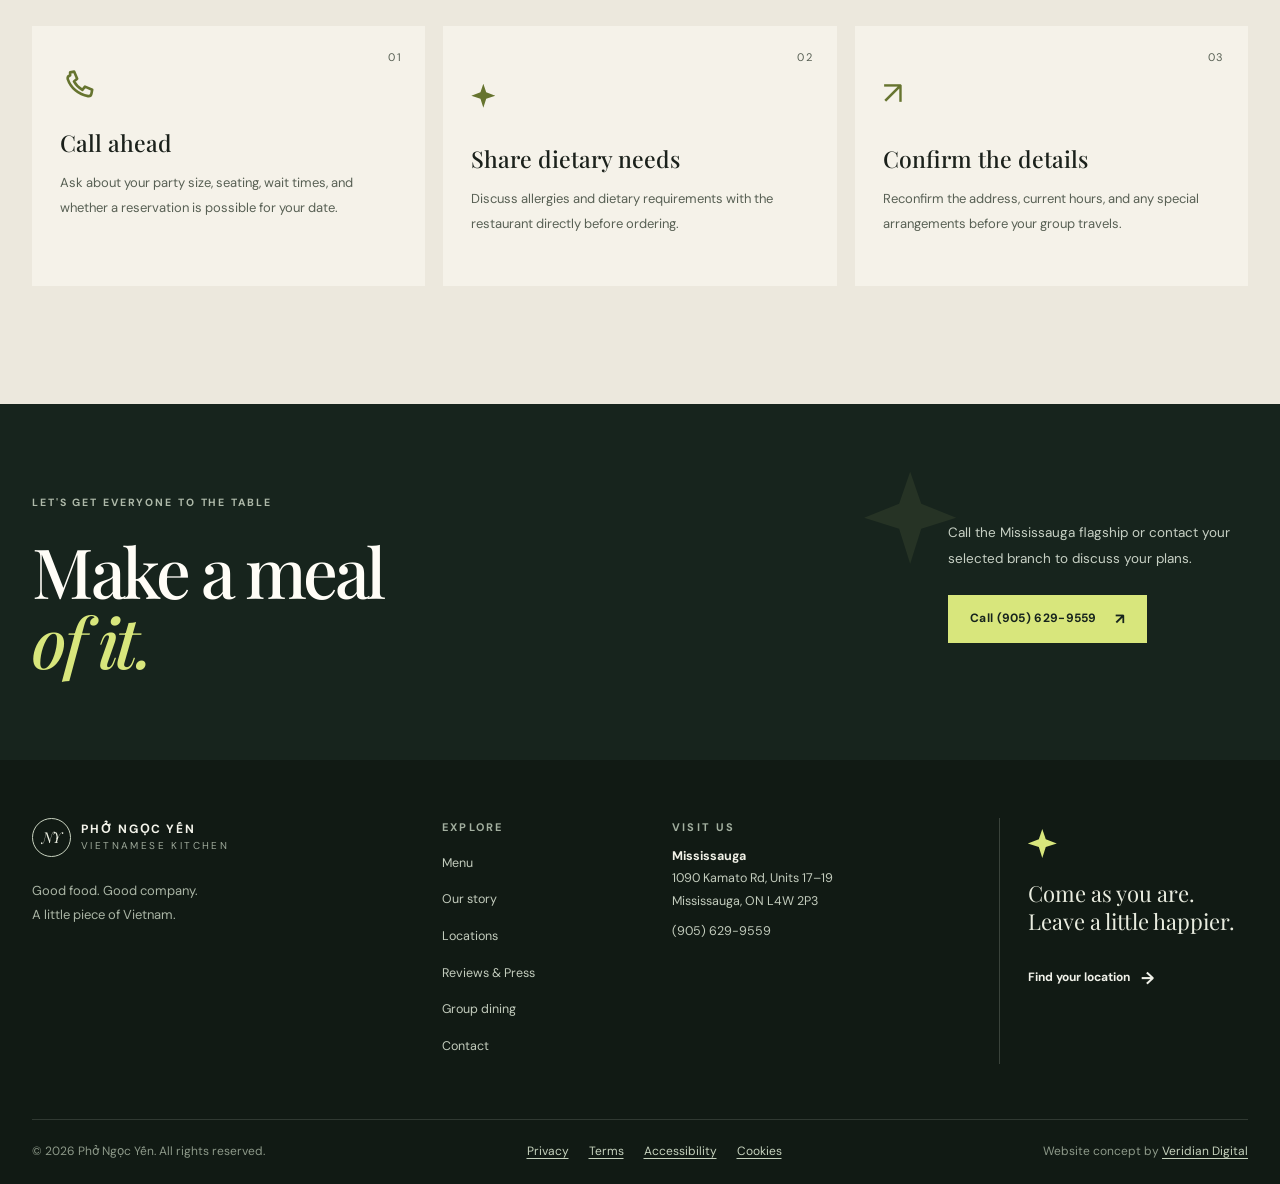
<file: group-dining.html>
<!doctype html>
<html lang="en">
<head>
<meta charset="utf-8">
<meta name="viewport" content="width=device-width, initial-scale=1">
<meta name="theme-color" content="#17241d">
<title>Group Dining | Pho Ngoc Yen</title>
<meta name="description" content="Planning a group meal at Pho Ngoc Yen? Contact your chosen location to ask about seating, availability, and current group dining policies.">
<link rel="canonical" href="https://YOUR-DOMAIN.example/group-dining.html">
<meta property="og:site_name" content="Phở Ngọc Yến">
<meta property="og:type" content="website">
<meta property="og:title" content="Group Dining | Pho Ngoc Yen">
<meta property="og:description" content="Planning a group meal at Pho Ngoc Yen? Contact your chosen location to ask about seating, availability, and current group dining policies.">
<meta property="og:url" content="https://YOUR-DOMAIN.example/group-dining.html">
<meta property="og:image" content="https://YOUR-DOMAIN.example/assets/og-image.jpg">
<meta property="og:image:width" content="1200">
<meta property="og:image:height" content="630">
<meta name="twitter:card" content="summary_large_image">
<link rel="icon" type="image/png" href="favicon-96x96.png" sizes="96x96">
<link rel="icon" type="image/svg+xml" href="favicon.svg">
<link rel="shortcut icon" href="favicon.ico">
<link rel="apple-touch-icon" sizes="180x180" href="apple-touch-icon.png">
<link rel="manifest" href="site.webmanifest">
<link rel="preconnect" href="https://fonts.googleapis.com">
<link rel="preconnect" href="https://fonts.gstatic.com" crossorigin>
<link href="https://fonts.googleapis.com/css2?family=DM+Sans:wght@400;500;600;700&family=Playfair+Display:wght@500;600;700&display=swap" rel="stylesheet">
<link rel="stylesheet" href="assets/css/styles.css">
<link rel="stylesheet" href="assets/css/pho-loader.css">
<script>
  /* Mark JS availability (reveal animations are opt-in) and show the page-transition loader only after an internal navigation. */
  (function () {
    var root = document.documentElement;
    root.classList.add("js");
    try {
      var key = "pho-ngoc-yen-transition";
      var raw = sessionStorage.getItem(key);
      if (!raw) return;
      var t = JSON.parse(raw);
      sessionStorage.removeItem(key);
      if (!t || t.to !== location.pathname || Date.now() - t.at > 6000) return;
      root.classList.add("pho-loader-entry");
      window.setTimeout(function () { root.classList.remove("pho-loader-entry"); }, 1800);
    } catch (e) {}
  })();
  </script>
<script defer src="assets/js/app.js"></script>
<script defer src="assets/js/pho-loader.js"></script>
</head>
<body>
<div class="pho-loader" data-pho-loader role="status" aria-live="polite" aria-label="Preparing your next page" aria-hidden="true"><div class="pho-loader__grain" aria-hidden="true"></div><div class="pho-loader__content"><div class="pho-loader__art" aria-hidden="true"><svg class="pho-loader__illustration" viewBox="0 0 360 280" xmlns="http://www.w3.org/2000/svg" focusable="false"><defs><linearGradient id="pho-bowl-glaze" x1="0" y1="0" x2="1" y2="1"><stop offset="0" stop-color="#fffdf7"/><stop offset=".55" stop-color="#e8e1d1"/><stop offset="1" stop-color="#cfc7b4"/></linearGradient><linearGradient id="pho-broth" x1="0" y1="0" x2="0" y2="1"><stop offset="0" stop-color="#b8793f"/><stop offset="1" stop-color="#75472c"/></linearGradient><clipPath id="pho-bowl-interior"><ellipse cx="180" cy="157" rx="104" ry="27"/></clipPath></defs><ellipse class="pho-loader__shadow" cx="180" cy="229" rx="95" ry="13"/><g class="pho-loader__steam-group" fill="none" stroke="#9aa887" stroke-linecap="round" stroke-width="3.5"><path class="pho-loader__steam pho-loader__steam--one" d="M143 128 C126 111 153 101 141 82 C135 72 137 66 143 59"/><path class="pho-loader__steam pho-loader__steam--two" d="M179 122 C164 106 190 94 178 77 C171 67 176 59 182 52"/><path class="pho-loader__steam pho-loader__steam--three" d="M215 128 C201 111 225 101 214 86 C207 77 211 68 218 63"/></g><g class="pho-loader__chopsticks" stroke="#6b4b31" stroke-linecap="round" stroke-width="4"><path d="M226 77 L274 133"/><path d="M238 70 L284 126"/></g><g class="pho-loader__ingredients"><path class="pho-loader__noodle" d="M106 151 C122 130 141 173 159 148 S193 132 208 151 S239 170 254 147"/><path class="pho-loader__noodle" d="M111 158 C130 138 143 177 166 157 S198 140 216 158 S239 171 248 157"/><path class="pho-loader__noodle" d="M124 145 C139 166 156 135 174 151 S205 169 225 145"/><ellipse cx="151" cy="145" rx="15" ry="8" fill="#8c4d36" transform="rotate(-24 151 145)"/><ellipse cx="205" cy="144" rx="16" ry="8" fill="#a45e42" transform="rotate(17 205 144)"/><g class="pho-loader__herbs" fill="#5b7b4b"><ellipse cx="137" cy="138" rx="5" ry="10" transform="rotate(-42 137 138)"/><ellipse cx="163" cy="132" rx="5" ry="11" transform="rotate(24 163 132)"/><ellipse cx="191" cy="135" rx="5" ry="10" transform="rotate(-28 191 135)"/><ellipse cx="220" cy="140" rx="5" ry="10" transform="rotate(40 220 140)"/><ellipse cx="177" cy="145" rx="4" ry="9" transform="rotate(65 177 145)"/></g><g class="pho-loader__onion" fill="#d8e67c"><circle cx="145" cy="151" r="3.5"/><circle cx="184" cy="132" r="3.5"/><circle cx="218" cy="153" r="3.5"/><circle cx="169" cy="160" r="3"/></g><g fill="#f5f2e9" opacity=".9"><circle cx="125" cy="151" r="2"/><circle cx="235" cy="151" r="2"/><circle cx="194" cy="158" r="2"/></g></g><path class="pho-loader__broth" d="M76 157 C81 193 112 220 180 221 C248 220 279 193 284 157 C260 174 100 174 76 157Z"/><path class="pho-loader__bowl" d="M66 155 C75 204 115 234 180 234 C245 234 285 204 294 155 L279 157 C269 194 236 215 180 215 C124 215 91 194 81 157Z" fill="url(#pho-bowl-glaze)"/><ellipse class="pho-loader__rim" cx="180" cy="156" rx="114" ry="31" fill="#fffdf7" stroke="#d1c8b7" stroke-width="3"/><ellipse class="pho-loader__soup" cx="180" cy="157" rx="103" ry="24" fill="url(#pho-broth)"/><g clip-path="url(#pho-bowl-interior)"><g class="pho-loader__noodles-front" fill="none" stroke="#f0dfb9" stroke-linecap="round" stroke-width="3.2"><path d="M93 158 C115 139 133 174 156 155 S194 141 211 158 S240 170 263 151"/><path d="M100 166 C121 148 144 179 166 162 S204 149 224 166 S246 168 255 160"/><path d="M122 148 C143 167 159 144 181 155 S218 170 240 147"/></g></g><path d="M66 155 C75 204 115 234 180 234 C245 234 285 204 294 155" fill="none" stroke="#b8ad99" stroke-width="2"/><path d="M120 222 C148 233 212 233 240 222" fill="none" stroke="#d8e67c" stroke-width="2.5" opacity=".9"/></svg></div><p class="pho-loader__brand">PHỞ NGỌC YẾN</p><p class="pho-loader__caption">A bowl worth waiting for</p><span class="pho-loader__rule" aria-hidden="true"><span></span></span></div></div>
<a class="skip-link" href="#main">Skip to content</a>
<div class="announcement"><span class="announcement-dot" aria-hidden="true"></span><span class="announcement-text">Southern Vietnamese comfort, served with a sense of occasion</span><span class="announcement-right">MISSISSAUGA · GTA</span></div>
<header class="site-header" data-header>
<div class="header-inner">
<button class="menu-toggle" type="button" aria-expanded="false" aria-controls="primary-nav" aria-label="Open navigation"><span></span><span></span></button>
<a class="brand" href="index.html" aria-label="Pho Ngoc Yen home"><span class="brand-mark" aria-hidden="true">NY</span><span class="brand-wordmark"><strong>PHỞ NGỌC YẾN</strong><small>VIETNAMESE KITCHEN</small></span></a>
<nav class="nav" id="primary-nav" aria-label="Main navigation">
<a href="index.html">Home</a>
<a href="menu.html">Menu</a>
<a href="story.html">Our story</a>
<a href="locations.html">Locations</a>
<a href="reviews-press.html">Reviews &amp; Press</a>
</nav>
<a class="button button-dark header-cta" href="locations.html#mississauga">Find your table <span aria-hidden="true">↗︎</span></a>
</div>
</header>
<main id="main">
<section class="page-hero story-hero">
<div class="page-hero-bg">
</div>
<div class="container page-hero-content">
<p class="eyebrow light-eyebrow"><span class="eyebrow-line"></span>
 Better around the table</p>
<h1>Good food.<br>
<em>More people.</em></h1>
<p>Bring your favourite people together for a generous, flavour-filled meal.</p>
</div>
<div class="hero-side-note" aria-hidden="true">
MAKE ROOM FOR ONE MORE</div>
</section>
<section class="section-pad">
<div class="container story-opening-grid">
<div class="story-aside reveal">
<span class="section-index">01 / GROUP DINING</span>
<span class="story-aside-mark" aria-hidden="true"><span class="css-star" aria-hidden="true"></span></span>
<p>Gather well.<br>
Eat happily.</p>
</div>
<div class="story-main-copy reveal">
<p class="eyebrow"><span class="eyebrow-line"></span>
 Bring everyone</p>
<h2>A table full of<br>
<em>good company.</em></h2>
<p class="large-copy">From family get-togethers to catching up with friends, Vietnamese food is made for sharing the moment. Choose a location, explore the menu preview, and ask the restaurant directly about seating options for your group.</p>
<p>Group booking policies, minimum party sizes, reservation availability, and seating arrangements have not been consistently verified for every branch. Please call ahead rather than relying on an assumed policy.</p>
<a class="button button-dark" href="locations.html">Choose a location <span class="value-arrow" aria-hidden="true">↗︎</span></a>
</div>
</div>
</section>
<section class="philosophy-section section-pad">
<div class="container">
<div class="section-heading">
<div>
<span class="section-index">02 / MAKE IT EASY</span>
<p class="eyebrow"><span class="eyebrow-line"></span>
 Before you arrive</p>
<h2>A few details<br>
<em>worth sharing.</em></h2>
</div>
<p class="heading-aside">A little planning makes it easier for the team to help your gathering go smoothly.</p>
</div>
<div class="philosophy-grid">
<article class="philosophy-card">
<span>01</span>
<div class="philosophy-icon" aria-hidden="true">
<svg class="icon-svg" viewBox="0 0 24 24" aria-hidden="true" focusable="false"><path d="M6.6 3.5 9.2 3l2 4.7-2.1 1.7a14 14 0 0 0 5.5 5.5l1.7-2.1 4.7 2-.5 2.6a2 2 0 0 1-2.2 1.6A16.8 16.8 0 0 1 5 7.7a2 2 0 0 1 1.6-2.2Z" fill="none" stroke="currentColor" stroke-width="1.7" stroke-linecap="round" stroke-linejoin="round"/></svg></div>
<h3>Call ahead</h3>
<p>Ask about your party size, seating, wait times, and whether a reservation is possible for your date.</p>
</article>
<article class="philosophy-card">
<span>02</span>
<div class="philosophy-icon" aria-hidden="true">
<span class="css-star" aria-hidden="true"></span></div>
<h3>Share dietary needs</h3>
<p>Discuss allergies and dietary requirements with the restaurant directly before ordering.</p>
</article>
<article class="philosophy-card">
<span>03</span>
<div class="philosophy-icon" aria-hidden="true">
↗</div>
<h3>Confirm the details</h3>
<p>Reconfirm the address, current hours, and any special arrangements before your group travels.</p>
</article>
</div>
</div>
</section>
<section class="visit-band">
<div class="container visit-band-inner">
<div>
<span class="section-index light-index">LET'S GET EVERYONE TO THE TABLE</span>
<h2>Make a meal<br>
<em>of it.</em></h2>
</div>
<div class="visit-band-action">
<p>Call the Mississauga flagship or contact your selected branch to discuss your plans.</p>
<a class="button button-lime" href="tel:+19056299559">Call (905) 629-9559 <span class="value-arrow" aria-hidden="true">↗︎</span></a>
</div>
<span class="band-flower"><span class="css-star" aria-hidden="true"></span></span>
</div>
</section>
</main>
<footer class="site-footer">
<div class="container footer-main">
<div class="footer-brand">
<a class="brand brand-footer" href="index.html" aria-label="Pho Ngoc Yen home"><span class="brand-mark" aria-hidden="true">NY</span><span class="brand-wordmark"><strong>PHỞ NGỌC YẾN</strong><small>VIETNAMESE KITCHEN</small></span></a>
<p>Good food. Good company.<br>A little piece of Vietnam.</p>
</div>
<nav class="footer-column" aria-label="Footer navigation">
<span class="footer-heading">EXPLORE</span>
<a href="menu.html">Menu</a>
<a href="story.html">Our story</a>
<a href="locations.html">Locations</a>
<a href="reviews-press.html">Reviews &amp; Press</a>
<a href="group-dining.html">Group dining</a>
<a href="contact.html">Contact</a>
</nav>
<div class="footer-column">
<span class="footer-heading">VISIT US</span>
<strong>Mississauga</strong>
<span>1090 Kamato Rd, Units 17–19</span>
<span>Mississauga, ON L4W 2P3</span>
<a href="tel:+19056299559">(905) 629-9559</a>
</div>
<div class="footer-note">
<span class="footer-flower" aria-hidden="true"><span class="css-star"></span></span>
<p>Come as you are.<br>Leave a little happier.</p>
<a class="text-link light-link" href="locations.html">Find your location <span aria-hidden="true">→︎</span></a>
</div>
</div>
<div class="container footer-bottom powered">
<span>© <span data-year></span> Phở Ngọc Yến. All rights reserved.</span>
<div>
<a href="privacy.html">Privacy</a>
<a href="terms.html">Terms</a>
<a href="accessibility.html">Accessibility</a>
<a href="cookie-policy.html">Cookies</a>
</div>
<span class="powered">Website concept by <a href="https://ca.linkedin.com/company/veridiandigital" target="_blank" rel="noopener">Veridian Digital</a></span>
</div>
</footer>
</body>
</html>
</file>
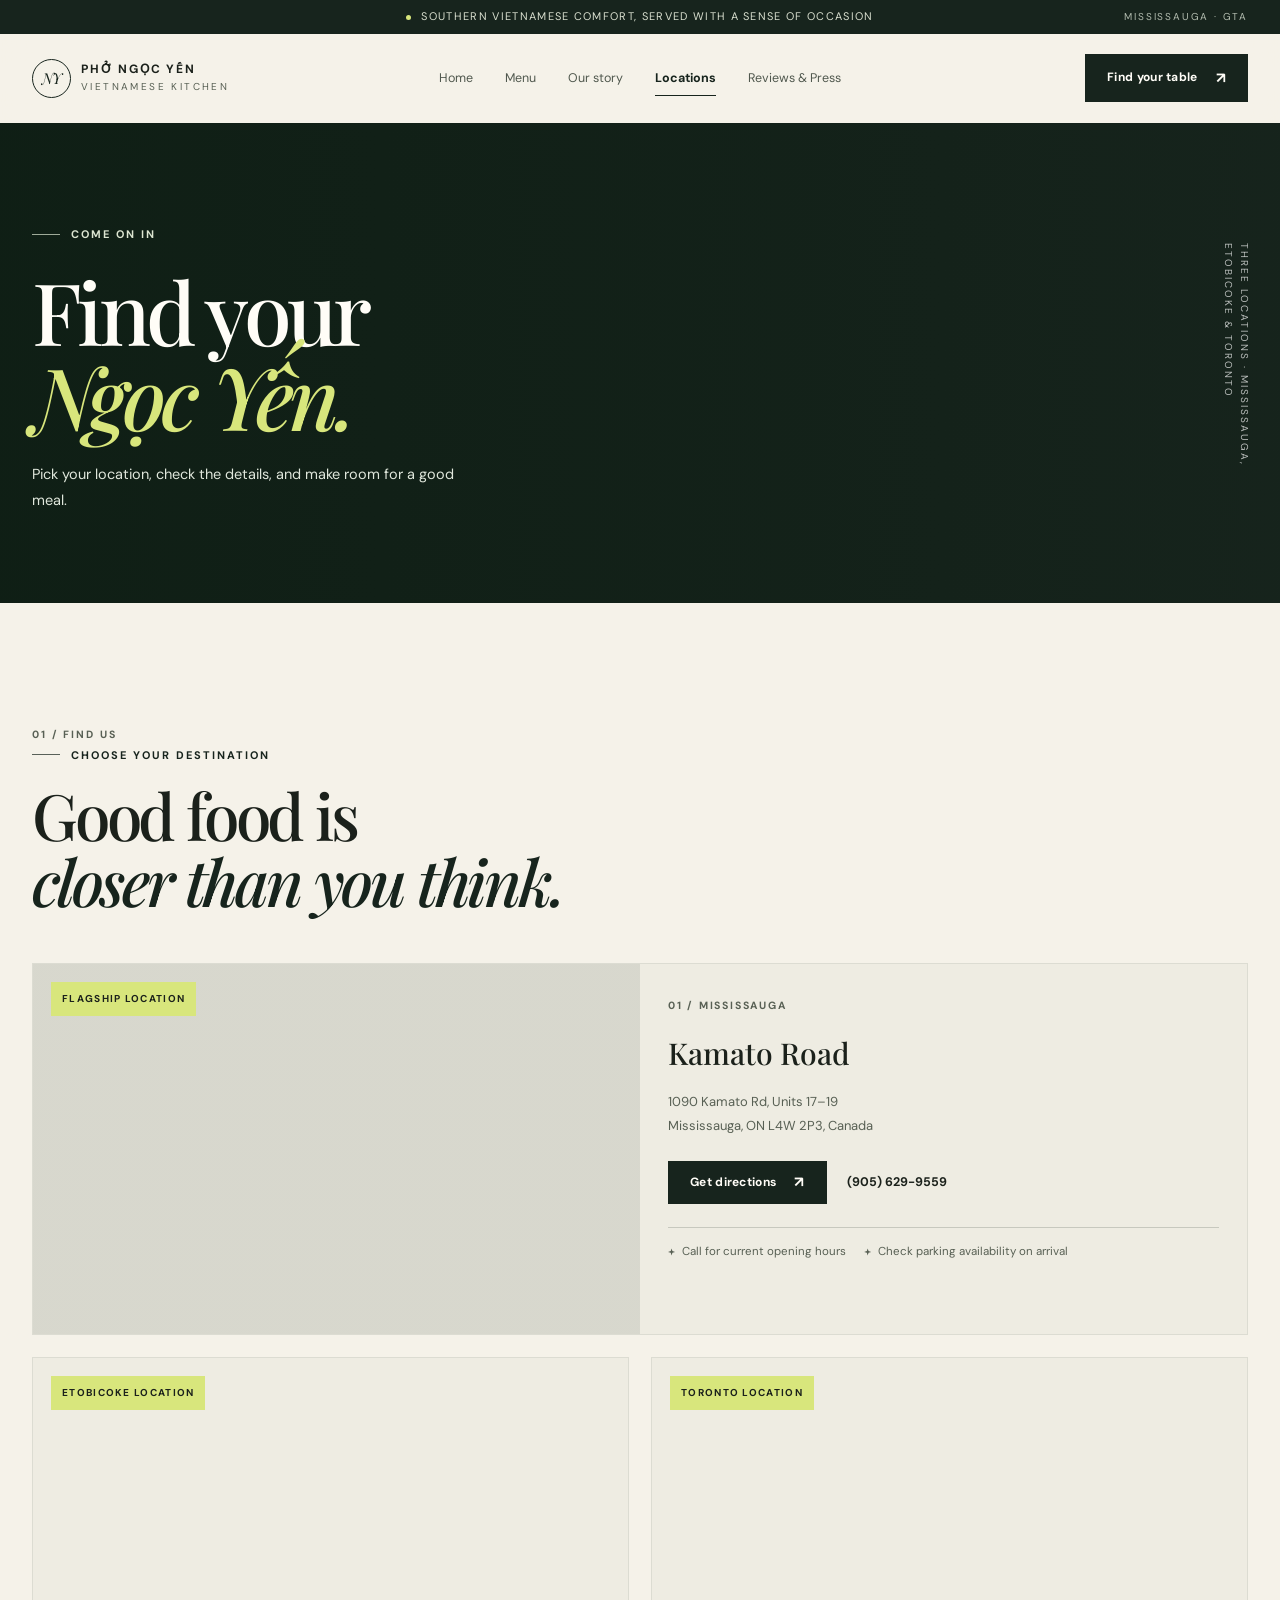
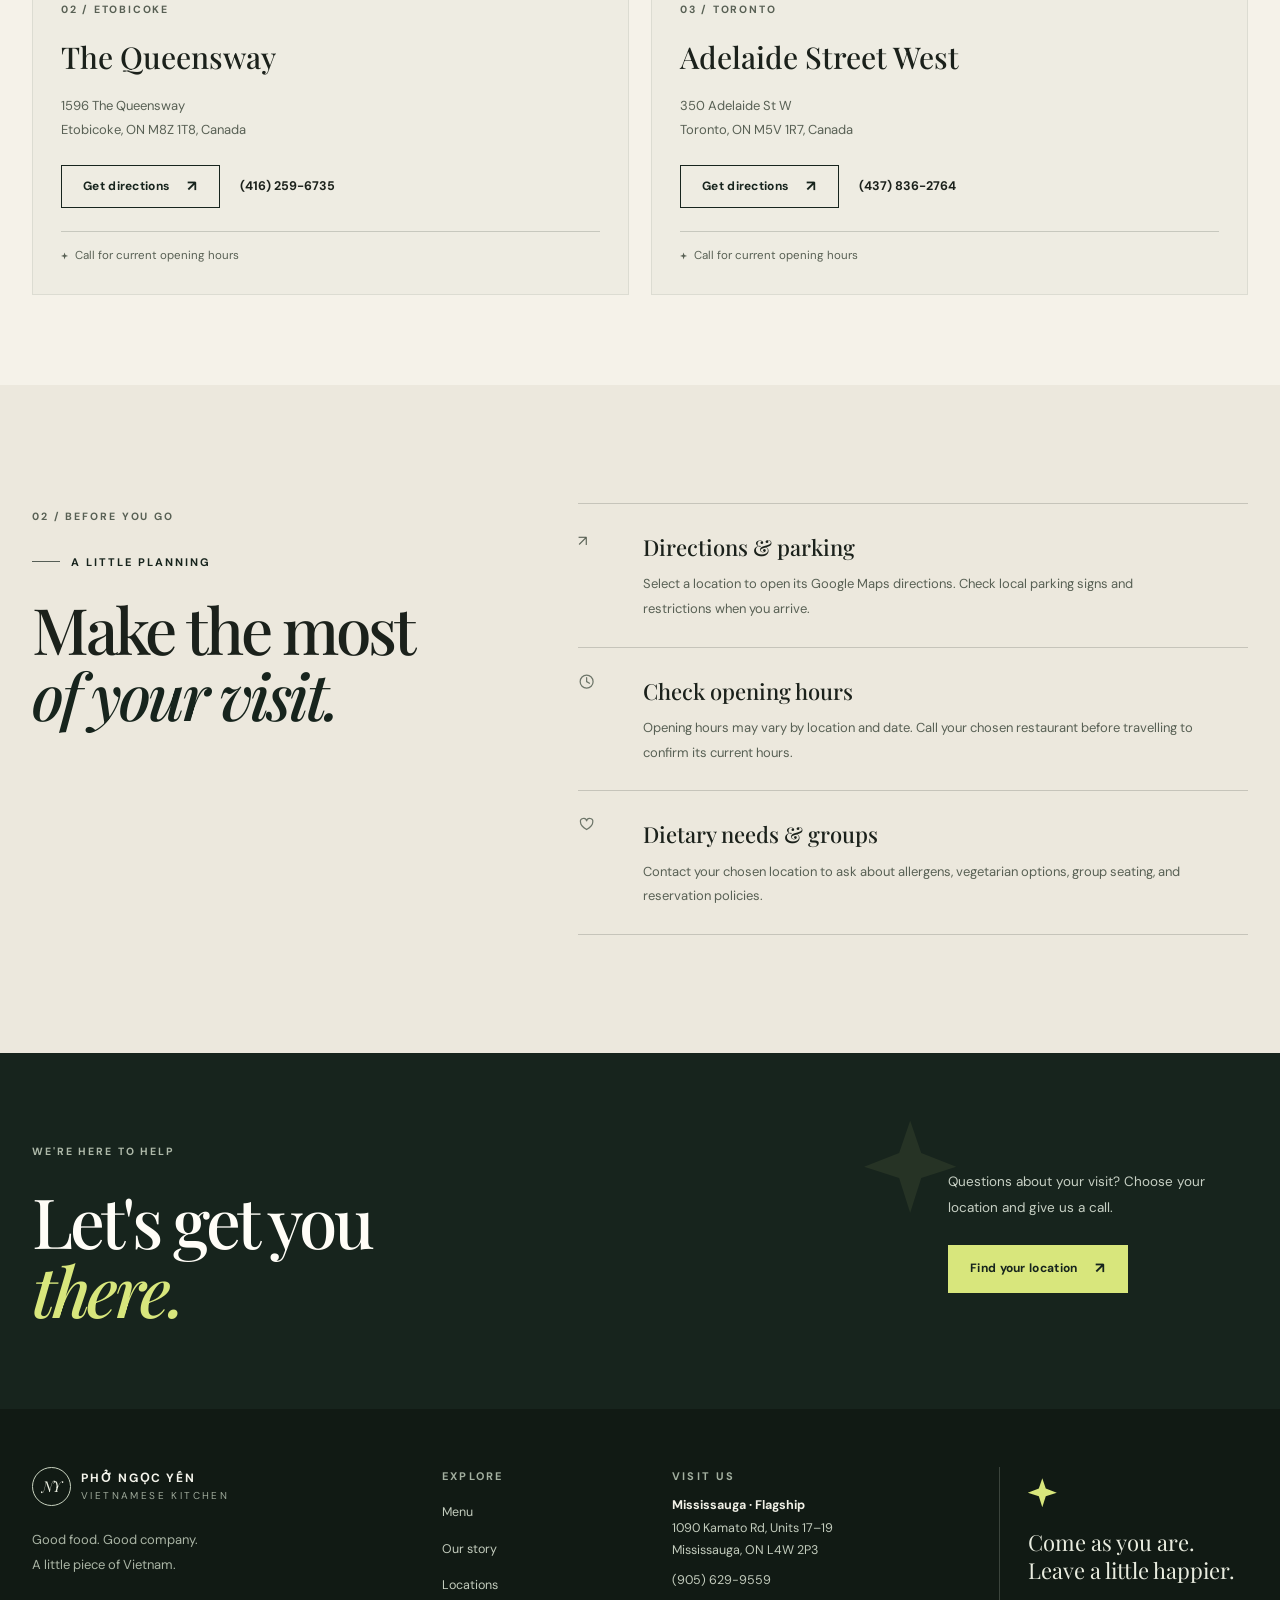
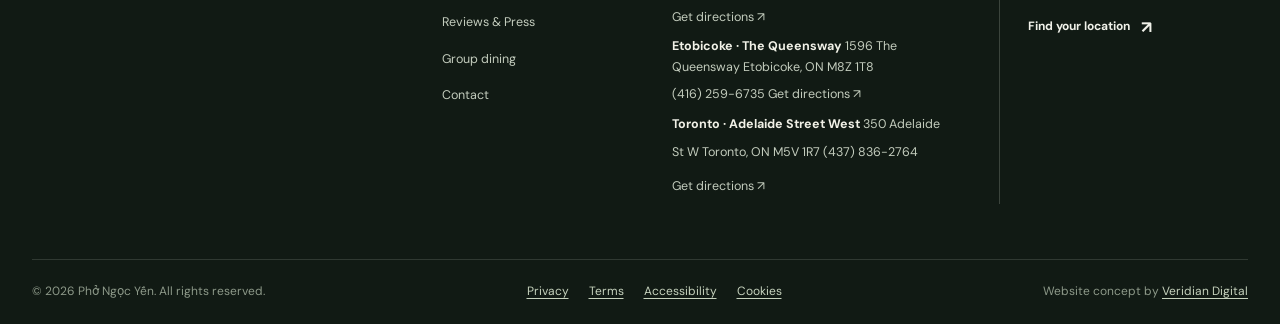
<file: locations.html>
<!doctype html>
<html lang="en">
<head>
<meta charset="utf-8">
<meta name="viewport" content="width=device-width, initial-scale=1">
<meta name="theme-color" content="#17241d">
<title>Locations &amp; Visit | Pho Ngoc Yen</title>
<meta name="description" content="Plan your visit to Pho Ngoc Yen. Find the Mississauga flagship location and confirm details for other GTA locations.">
<link rel="canonical" href="https://YOUR-DOMAIN.example/locations.html">
<meta property="og:site_name" content="Phở Ngọc Yến">
<meta property="og:type" content="website">
<meta property="og:title" content="Locations &amp; Visit | Pho Ngoc Yen">
<meta property="og:description" content="Plan your visit to Pho Ngoc Yen. Find the Mississauga flagship location and confirm details for other GTA locations.">
<meta property="og:url" content="https://YOUR-DOMAIN.example/locations.html">
<meta property="og:image" content="https://YOUR-DOMAIN.example/assets/og-image.jpg">
<meta property="og:image:width" content="1200">
<meta property="og:image:height" content="630">
<meta name="twitter:card" content="summary_large_image">
<link rel="icon" type="image/png" href="favicon-96x96.png" sizes="96x96">
<link rel="icon" type="image/svg+xml" href="favicon.svg">
<link rel="shortcut icon" href="favicon.ico">
<link rel="apple-touch-icon" sizes="180x180" href="apple-touch-icon.png">
<link rel="manifest" href="site.webmanifest">
<link rel="preconnect" href="https://fonts.googleapis.com">
<link rel="preconnect" href="https://fonts.gstatic.com" crossorigin>
<link href="https://fonts.googleapis.com/css2?family=DM+Sans:wght@400;500;600;700&family=Playfair+Display:wght@500;600;700&display=swap" rel="stylesheet">
<link rel="stylesheet" href="assets/css/styles.css">
<link rel="stylesheet" href="assets/css/pho-loader.css">
<script>
  /* Mark JS availability (reveal animations are opt-in) and show the page-transition loader only after an internal navigation. */
  (function () {
    var root = document.documentElement;
    root.classList.add("js");
    try {
      var key = "pho-ngoc-yen-transition";
      var raw = sessionStorage.getItem(key);
      if (!raw) return;
      var t = JSON.parse(raw);
      sessionStorage.removeItem(key);
      if (!t || t.to !== location.pathname || Date.now() - t.at > 6000) return;
      root.classList.add("pho-loader-entry");
      window.setTimeout(function () { root.classList.remove("pho-loader-entry"); }, 1800);
    } catch (e) {}
  })();
  </script>
<script defer src="assets/js/app.js"></script>
<script defer src="assets/js/pho-loader.js"></script>
</head>
<body>
<div class="pho-loader" data-pho-loader role="status" aria-live="polite" aria-label="Preparing your next page" aria-hidden="true"><div class="pho-loader__grain" aria-hidden="true"></div><div class="pho-loader__content"><div class="pho-loader__art" aria-hidden="true"><svg class="pho-loader__illustration" viewBox="0 0 360 280" xmlns="http://www.w3.org/2000/svg" focusable="false"><defs><linearGradient id="pho-bowl-glaze" x1="0" y1="0" x2="1" y2="1"><stop offset="0" stop-color="#fffdf7"/><stop offset=".55" stop-color="#e8e1d1"/><stop offset="1" stop-color="#cfc7b4"/></linearGradient><linearGradient id="pho-broth" x1="0" y1="0" x2="0" y2="1"><stop offset="0" stop-color="#b8793f"/><stop offset="1" stop-color="#75472c"/></linearGradient><clipPath id="pho-bowl-interior"><ellipse cx="180" cy="157" rx="104" ry="27"/></clipPath></defs><ellipse class="pho-loader__shadow" cx="180" cy="229" rx="95" ry="13"/><g class="pho-loader__steam-group" fill="none" stroke="#9aa887" stroke-linecap="round" stroke-width="3.5"><path class="pho-loader__steam pho-loader__steam--one" d="M143 128 C126 111 153 101 141 82 C135 72 137 66 143 59"/><path class="pho-loader__steam pho-loader__steam--two" d="M179 122 C164 106 190 94 178 77 C171 67 176 59 182 52"/><path class="pho-loader__steam pho-loader__steam--three" d="M215 128 C201 111 225 101 214 86 C207 77 211 68 218 63"/></g><g class="pho-loader__chopsticks" stroke="#6b4b31" stroke-linecap="round" stroke-width="4"><path d="M226 77 L274 133"/><path d="M238 70 L284 126"/></g><g class="pho-loader__ingredients"><path class="pho-loader__noodle" d="M106 151 C122 130 141 173 159 148 S193 132 208 151 S239 170 254 147"/><path class="pho-loader__noodle" d="M111 158 C130 138 143 177 166 157 S198 140 216 158 S239 171 248 157"/><path class="pho-loader__noodle" d="M124 145 C139 166 156 135 174 151 S205 169 225 145"/><ellipse cx="151" cy="145" rx="15" ry="8" fill="#8c4d36" transform="rotate(-24 151 145)"/><ellipse cx="205" cy="144" rx="16" ry="8" fill="#a45e42" transform="rotate(17 205 144)"/><g class="pho-loader__herbs" fill="#5b7b4b"><ellipse cx="137" cy="138" rx="5" ry="10" transform="rotate(-42 137 138)"/><ellipse cx="163" cy="132" rx="5" ry="11" transform="rotate(24 163 132)"/><ellipse cx="191" cy="135" rx="5" ry="10" transform="rotate(-28 191 135)"/><ellipse cx="220" cy="140" rx="5" ry="10" transform="rotate(40 220 140)"/><ellipse cx="177" cy="145" rx="4" ry="9" transform="rotate(65 177 145)"/></g><g class="pho-loader__onion" fill="#d8e67c"><circle cx="145" cy="151" r="3.5"/><circle cx="184" cy="132" r="3.5"/><circle cx="218" cy="153" r="3.5"/><circle cx="169" cy="160" r="3"/></g><g fill="#f5f2e9" opacity=".9"><circle cx="125" cy="151" r="2"/><circle cx="235" cy="151" r="2"/><circle cx="194" cy="158" r="2"/></g></g><path class="pho-loader__broth" d="M76 157 C81 193 112 220 180 221 C248 220 279 193 284 157 C260 174 100 174 76 157Z"/><path class="pho-loader__bowl" d="M66 155 C75 204 115 234 180 234 C245 234 285 204 294 155 L279 157 C269 194 236 215 180 215 C124 215 91 194 81 157Z" fill="url(#pho-bowl-glaze)"/><ellipse class="pho-loader__rim" cx="180" cy="156" rx="114" ry="31" fill="#fffdf7" stroke="#d1c8b7" stroke-width="3"/><ellipse class="pho-loader__soup" cx="180" cy="157" rx="103" ry="24" fill="url(#pho-broth)"/><g clip-path="url(#pho-bowl-interior)"><g class="pho-loader__noodles-front" fill="none" stroke="#f0dfb9" stroke-linecap="round" stroke-width="3.2"><path d="M93 158 C115 139 133 174 156 155 S194 141 211 158 S240 170 263 151"/><path d="M100 166 C121 148 144 179 166 162 S204 149 224 166 S246 168 255 160"/><path d="M122 148 C143 167 159 144 181 155 S218 170 240 147"/></g></g><path d="M66 155 C75 204 115 234 180 234 C245 234 285 204 294 155" fill="none" stroke="#b8ad99" stroke-width="2"/><path d="M120 222 C148 233 212 233 240 222" fill="none" stroke="#d8e67c" stroke-width="2.5" opacity=".9"/></svg></div><p class="pho-loader__brand">PHỞ NGỌC YẾN</p><p class="pho-loader__caption">A bowl worth waiting for</p><span class="pho-loader__rule" aria-hidden="true"><span></span></span></div></div>
<a class="skip-link" href="#main">Skip to content</a>
<div class="announcement"><span class="announcement-dot" aria-hidden="true"></span><span class="announcement-text">Southern Vietnamese comfort, served with a sense of occasion</span><span class="announcement-right">MISSISSAUGA · GTA</span></div>
<header class="site-header" data-header>
<div class="header-inner">
<button class="menu-toggle" type="button" aria-expanded="false" aria-controls="primary-nav" aria-label="Open navigation"><span></span><span></span></button>
<a class="brand" href="index.html" aria-label="Pho Ngoc Yen home"><span class="brand-mark" aria-hidden="true">NY</span><span class="brand-wordmark"><strong>PHỞ NGỌC YẾN</strong><small>VIETNAMESE KITCHEN</small></span></a>
<nav class="nav" id="primary-nav" aria-label="Main navigation">
<a href="index.html">Home</a>
<a href="menu.html">Menu</a>
<a href="story.html">Our story</a>
<a href="locations.html" class="active" aria-current="page">Locations</a>
<a href="reviews-press.html">Reviews &amp; Press</a>
</nav>
<a class="button button-dark header-cta" href="locations.html#mississauga">Find your table <span aria-hidden="true">↗︎</span></a>
</div>
</header>


<main id="main">

  <!-- HERO -->
  <section class="page-hero locations-hero">
    <div class="page-hero-bg"></div>

    <div class="container page-hero-content">
      <p class="eyebrow light-eyebrow">
        <span class="eyebrow-line"></span>
        Come on in
      </p>

      <h1>Find your<br><em>Ngọc Yến.</em></h1>

      <p>Pick your location, check the details, and make room for a good meal.</p>
    </div>

    <div class="hero-side-note" aria-hidden="true">
      THREE LOCATIONS · MISSISSAUGA, ETOBICOKE & TORONTO
    </div>
  </section>


  <!-- LOCATIONS -->
  <section class="section-pad locations-section">
    <div class="container">

      <div class="section-heading reveal">
        <div>
          <span class="section-index">01 / FIND US</span>

          <p class="eyebrow">
            <span class="eyebrow-line"></span>
            Choose your destination
          </p>

          <h2>Good food is<br><em>closer than you think.</em></h2>
        </div>
      </div>

      <div class="location-grid">

        <!-- MISSISSAUGA -->
        <article class="location-card location-featured reveal"
          id="mississauga">

          <div class="location-card-image mississauga-image">
            <span class="location-badge">FLAGSHIP LOCATION</span>
          </div>

          <div class="location-card-body">
            <span class="location-number">01 / MISSISSAUGA</span>

            <h3>Kamato Road</h3>

            <p>
              1090 Kamato Rd, Units 17–19<br>
              Mississauga, ON L4W 2P3, Canada
            </p>

            <div class="location-actions">
              <a
                class="button button-dark"
                href="https://maps.app.goo.gl/nxqhyZ5v4hivpXUe8"
                target="_blank"
                rel="noopener noreferrer"
              >
                Get directions
                <span class="value-arrow" aria-hidden="true">↗︎</span>
              </a>

              <a class="phone-link" href="tel:+19056299559">
                (905) 629-9559
              </a>
            </div>

            <div class="location-details">
              <span>
                <i><span class="css-star" aria-hidden="true"></span></i>
                Call for current opening hours
              </span>

              <span>
                <i><span class="css-star" aria-hidden="true"></span></i>
                Check parking availability on arrival
              </span>
            </div>
          </div>
        </article>


        <!-- ETOBICOKE -->
        <article class="location-card reveal" id="etobicoke">

          <div class="location-card-image etobicoke-image">
            <span class="location-badge">ETOBICOKE LOCATION</span>
          </div>

          <div class="location-card-body">
            <span class="location-number">02 / ETOBICOKE</span>

            <h3>The Queensway</h3>

            <p>
              1596 The Queensway<br>
              Etobicoke, ON M8Z 1T8, Canada
            </p>

            <div class="location-actions">
              <a
                class="button button-outline"
                href="https://maps.app.goo.gl/vQtJxwgfXJpmW5QX8"
                target="_blank"
                rel="noopener noreferrer"
              >
                Get directions
                <span class="value-arrow" aria-hidden="true">↗︎</span>
              </a>

              <a class="phone-link" href="tel:+14162596735">
                (416) 259-6735
              </a>
            </div>

            <div class="location-details">
              <span>
                <i><span class="css-star" aria-hidden="true"></span></i>
                Call for current opening hours
              </span>
            </div>
          </div>
        </article>


        <!-- TORONTO -->
        <article class="location-card reveal" id="toronto">

          <div class="location-card-image toronto-image">
            <span class="location-badge">TORONTO LOCATION</span>
          </div>

          <div class="location-card-body">
            <span class="location-number">03 / TORONTO</span>

            <h3>Adelaide Street West</h3>

            <p>
              350 Adelaide St W<br>
              Toronto, ON M5V 1R7, Canada
            </p>

            <div class="location-actions">
              <a
                class="button button-outline"
                href="https://maps.app.goo.gl/QhU8TLUQuzimUhgx7"
                target="_blank"
                rel="noopener noreferrer"
              >
                Get directions
                <span class="value-arrow" aria-hidden="true">↗︎</span>
              </a>

              <a class="phone-link" href="tel:+14378362764">
                (437) 836-2764
              </a>
            </div>

            <div class="location-details">
              <span>
                <i><span class="css-star" aria-hidden="true"></span></i>
                Call for current opening hours
              </span>
            </div>
          </div>
        </article>

      </div>
    </div>
  </section>


  <!-- VISIT INFORMATION -->
  <section class="visit-info-section section-pad">
    <div class="container visit-info-grid">

      <div class="reveal">
        <span class="section-index">02 / BEFORE YOU GO</span>

        <p class="eyebrow">
          <span class="eyebrow-line"></span>
          A little planning
        </p>

        <h2>Make the most<br><em>of your visit.</em></h2>
      </div>

      <div class="visit-info-list">

        <article class="visit-info reveal">
          <span class="value-arrow" aria-hidden="true">↗︎</span>

          <div>
            <h3>Directions & parking</h3>
            <p>
              Select a location to open its Google Maps directions.
              Check local parking signs and restrictions when you arrive.
            </p>
          </div>
        </article>

        <article class="visit-info reveal">
          <span class="visit-info-icon" aria-hidden="true">
            <svg class="icon-svg" viewBox="0 0 24 24"
              aria-hidden="true" focusable="false">
              <circle cx="12" cy="12" r="9"
                fill="none" stroke="currentColor" stroke-width="1.7"/>
              <path d="M12 6.5V12l4 2.3"
                fill="none" stroke="currentColor" stroke-width="1.7"
                stroke-linecap="round" stroke-linejoin="round"/>
            </svg>
          </span>

          <div>
            <h3>Check opening hours</h3>
            <p>
              Opening hours may vary by location and date.
              Call your chosen restaurant before travelling to confirm
              its current hours.
            </p>
          </div>
        </article>

        <article class="visit-info reveal">
          <span class="visit-info-icon" aria-hidden="true">
            <svg class="icon-svg" viewBox="0 0 24 24"
              aria-hidden="true" focusable="false">
              <path
                d="M20.5 8.7c0 5-8.5 10.2-8.5 10.2S3.5 13.7 3.5 8.7A4.2 4.2 0 0 1 12 6.8a4.2 4.2 0 0 1 8.5 1.9Z"
                fill="none" stroke="currentColor" stroke-width="1.7"
                stroke-linejoin="round"/>
            </svg>
          </span>

          <div>
            <h3>Dietary needs & groups</h3>
            <p>
              Contact your chosen location to ask about allergens,
              vegetarian options, group seating, and reservation policies.
            </p>
          </div>
        </article>

      </div>
    </div>
  </section>


  <!-- CALL TO ACTION -->
  <section class="visit-band">
    <div class="container visit-band-inner">

      <div>
        <span class="section-index light-index">WE'RE HERE TO HELP</span>
        <h2>Let's get you<br><em>there.</em></h2>
      </div>

      <div class="visit-band-action">
        <p>
          Questions about your visit? Choose your location and give us a call.
        </p>

        <a class="button button-lime" href="#mississauga">
          Find your location
          <span class="value-arrow" aria-hidden="true">↗︎</span>
        </a>
      </div>

      <span class="band-flower">
        <span class="css-star" aria-hidden="true"></span>
      </span>

    </div>
  </section>

</main>


<!-- FOOTER -->
<footer class="site-footer">
  <div class="container footer-main">

    <div class="footer-brand">
      <a class="brand brand-footer" href="index.html"
        aria-label="Phở Ngọc Yến home">
        <span class="brand-mark" aria-hidden="true">NY</span>

        <span class="brand-wordmark">
          <strong>PHỞ NGỌC YẾN</strong>
          <small>VIETNAMESE KITCHEN</small>
        </span>
      </a>

      <p>Good food. Good company.<br>A little piece of Vietnam.</p>
    </div>

    <nav class="footer-column" aria-label="Footer navigation">
      <span class="footer-heading">EXPLORE</span>
      <a href="menu.html">Menu</a>
      <a href="story.html">Our story</a>
      <a href="locations.html">Locations</a>
      <a href="reviews-press.html">Reviews &amp; Press</a>
      <a href="group-dining.html">Group dining</a>
      <a href="contact.html">Contact</a>
    </nav>

    <div class="footer-column">
      <span class="footer-heading">VISIT US</span>

      <strong>Mississauga · Flagship</strong>
      <span>1090 Kamato Rd, Units 17–19</span>
      <span>Mississauga, ON L4W 2P3</span>
      <a href="tel:+19056299559">(905) 629-9559</a>
      <a href="https://maps.app.goo.gl/nxqhyZ5v4hivpXUe8"
        target="_blank" rel="noopener noreferrer">Get directions ↗︎</a>

      <div class="footer-location">
        <strong>Etobicoke · The Queensway</strong>
        <span>1596 The Queensway</span>
        <span>Etobicoke, ON M8Z 1T8</span>
        <a href="tel:+14162596735">(416) 259-6735</a>
        <a href="https://maps.app.goo.gl/vQtJxwgfXJpmW5QX8"
          target="_blank" rel="noopener noreferrer">Get directions ↗︎</a>
      </div>

      <div class="footer-location">
        <strong>Toronto · Adelaide Street West</strong>
        <span>350 Adelaide St W</span>
        <span>Toronto, ON M5V 1R7</span>
        <a href="tel:+14378362764">(437) 836-2764</a>
        <a href="https://maps.app.goo.gl/QhU8TLUQuzimUhgx7"
          target="_blank" rel="noopener noreferrer">Get directions ↗︎</a>
      </div>
    </div>

    <div class="footer-note">
      <span class="footer-flower" aria-hidden="true">
        <span class="css-star"></span>
      </span>

      <p>Come as you are.<br>Leave a little happier.</p>

      <a class="text-link light-link" href="locations.html">
        Find your location
        <span class="value-arrow" aria-hidden="true">↗︎</span>
      </a>
    </div>

  </div>

  <div class="container footer-bottom powered">
    <span>
      © <span data-year></span> Phở Ngọc Yến. All rights reserved.
    </span>

    <div>
      <a href="privacy.html">Privacy</a>
      <a href="terms.html">Terms</a>
      <a href="accessibility.html">Accessibility</a>
      <a href="cookie-policy.html">Cookies</a>
    </div>

    <span class="powered">
      Website concept by
      <a href="https://ca.linkedin.com/company/veridiandigital"
        target="_blank" rel="noopener noreferrer">Veridian Digital</a>
    </span>
  </div>
</footer>

<script>
  document.querySelectorAll('[data-year]').forEach(function (element) {
    element.textContent = new Date().getFullYear();
  });
</script>

</body>
</html>
</file>
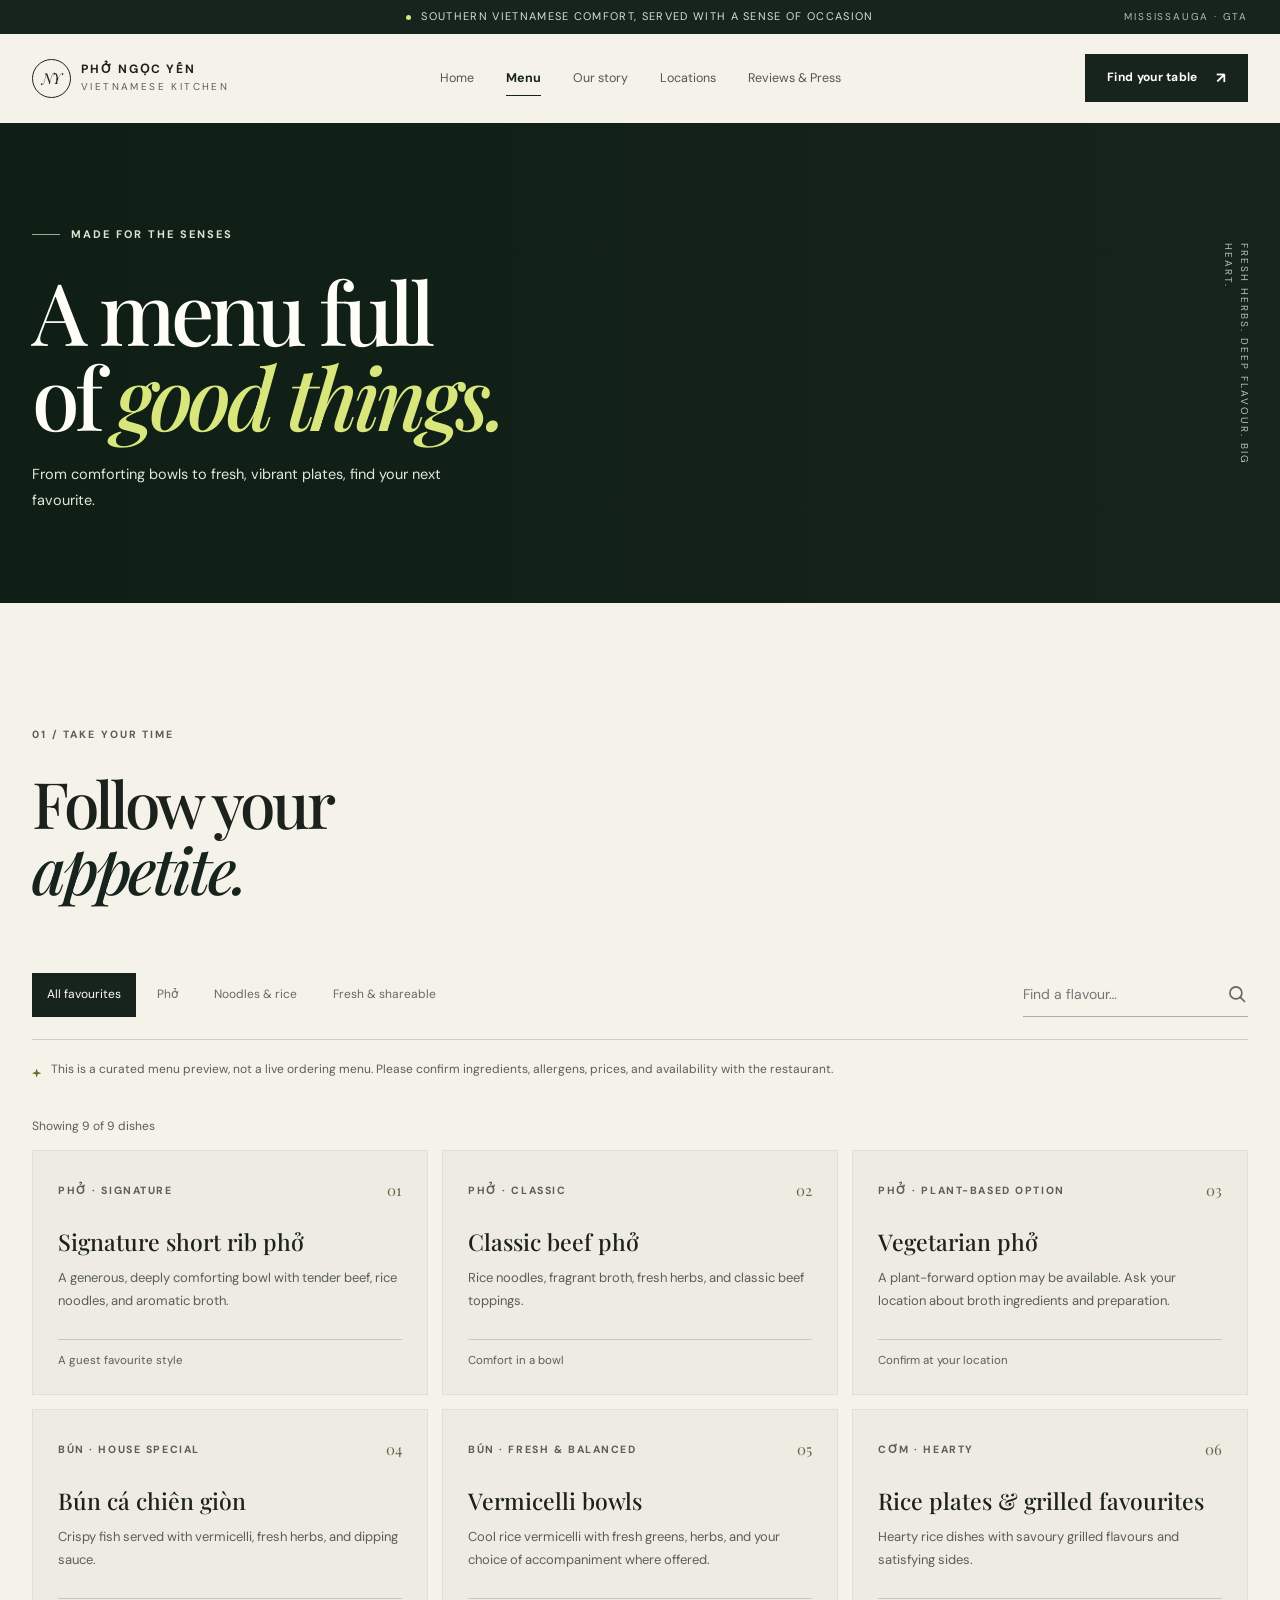
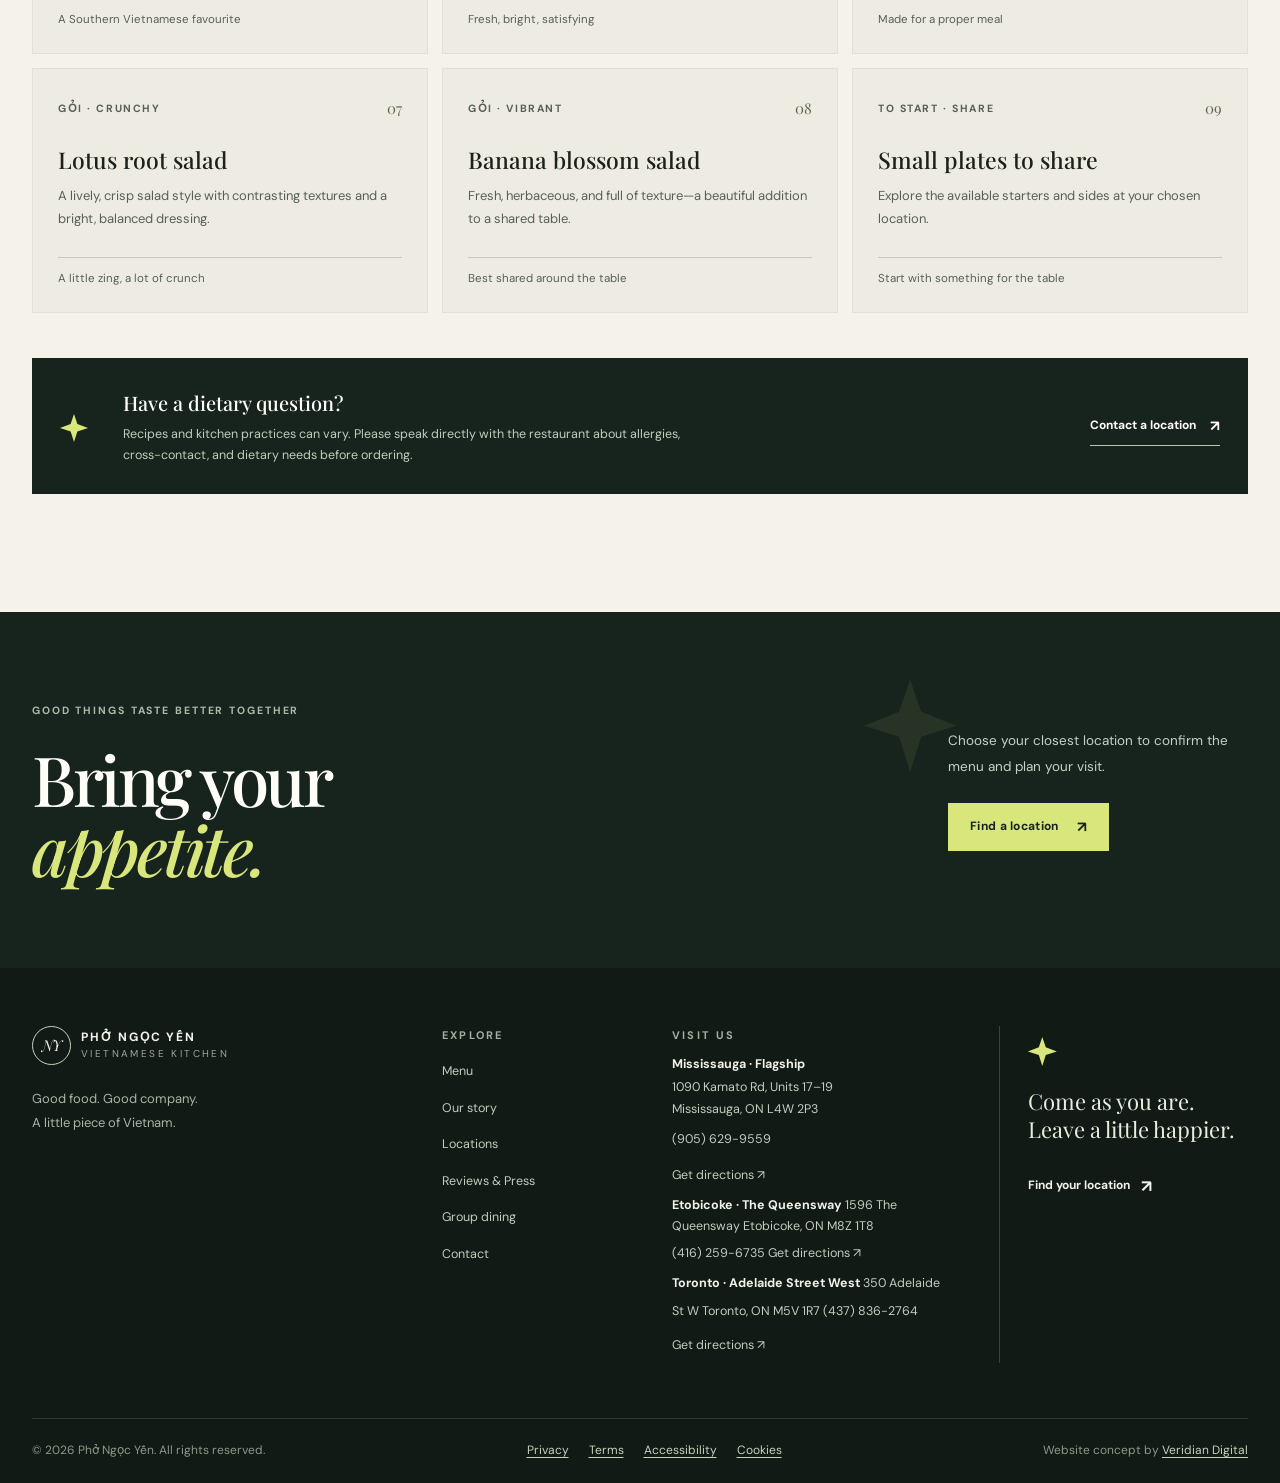
<file: menu.html>
<!doctype html>
<html lang="en">
<head>
<meta charset="utf-8">
<meta name="viewport" content="width=device-width, initial-scale=1">
<meta name="theme-color" content="#17241d">
<title>Menu | Pho Ngoc Yen</title>
<meta name="description" content="Explore the Vietnamese favourites and signature dishes at Pho Ngoc Yen. Menu items and availability vary by location.">
<link rel="canonical" href="https://YOUR-DOMAIN.example/menu.html">
<meta property="og:site_name" content="Phở Ngọc Yến">
<meta property="og:type" content="website">
<meta property="og:title" content="Menu | Pho Ngoc Yen">
<meta property="og:description" content="Explore the Vietnamese favourites and signature dishes at Pho Ngoc Yen. Menu items and availability vary by location.">
<meta property="og:url" content="https://YOUR-DOMAIN.example/menu.html">
<meta property="og:image" content="https://YOUR-DOMAIN.example/assets/og-image.jpg">
<meta property="og:image:width" content="1200">
<meta property="og:image:height" content="630">
<meta name="twitter:card" content="summary_large_image">
<link rel="icon" type="image/png" href="favicon-96x96.png" sizes="96x96">
<link rel="icon" type="image/svg+xml" href="favicon.svg">
<link rel="shortcut icon" href="favicon.ico">
<link rel="apple-touch-icon" sizes="180x180" href="apple-touch-icon.png">
<link rel="manifest" href="site.webmanifest">
<link rel="preconnect" href="https://fonts.googleapis.com">
<link rel="preconnect" href="https://fonts.gstatic.com" crossorigin>
<link href="https://fonts.googleapis.com/css2?family=DM+Sans:wght@400;500;600;700&family=Playfair+Display:wght@500;600;700&display=swap" rel="stylesheet">
<link rel="stylesheet" href="assets/css/styles.css">
<link rel="stylesheet" href="assets/css/pho-loader.css">
<script>
  /* Mark JS availability (reveal animations are opt-in) and show the page-transition loader only after an internal navigation. */
  (function () {
    var root = document.documentElement;
    root.classList.add("js");
    try {
      var key = "pho-ngoc-yen-transition";
      var raw = sessionStorage.getItem(key);
      if (!raw) return;
      var t = JSON.parse(raw);
      sessionStorage.removeItem(key);
      if (!t || t.to !== location.pathname || Date.now() - t.at > 6000) return;
      root.classList.add("pho-loader-entry");
      window.setTimeout(function () { root.classList.remove("pho-loader-entry"); }, 1800);
    } catch (e) {}
  })();
  </script>
<script defer src="assets/js/app.js"></script>
<script defer src="assets/js/menu.js"></script>
<script defer src="assets/js/pho-loader.js"></script>
</head>
<body>
<div class="pho-loader" data-pho-loader role="status" aria-live="polite" aria-label="Preparing your next page" aria-hidden="true"><div class="pho-loader__grain" aria-hidden="true"></div><div class="pho-loader__content"><div class="pho-loader__art" aria-hidden="true"><svg class="pho-loader__illustration" viewBox="0 0 360 280" xmlns="http://www.w3.org/2000/svg" focusable="false"><defs><linearGradient id="pho-bowl-glaze" x1="0" y1="0" x2="1" y2="1"><stop offset="0" stop-color="#fffdf7"/><stop offset=".55" stop-color="#e8e1d1"/><stop offset="1" stop-color="#cfc7b4"/></linearGradient><linearGradient id="pho-broth" x1="0" y1="0" x2="0" y2="1"><stop offset="0" stop-color="#b8793f"/><stop offset="1" stop-color="#75472c"/></linearGradient><clipPath id="pho-bowl-interior"><ellipse cx="180" cy="157" rx="104" ry="27"/></clipPath></defs><ellipse class="pho-loader__shadow" cx="180" cy="229" rx="95" ry="13"/><g class="pho-loader__steam-group" fill="none" stroke="#9aa887" stroke-linecap="round" stroke-width="3.5"><path class="pho-loader__steam pho-loader__steam--one" d="M143 128 C126 111 153 101 141 82 C135 72 137 66 143 59"/><path class="pho-loader__steam pho-loader__steam--two" d="M179 122 C164 106 190 94 178 77 C171 67 176 59 182 52"/><path class="pho-loader__steam pho-loader__steam--three" d="M215 128 C201 111 225 101 214 86 C207 77 211 68 218 63"/></g><g class="pho-loader__chopsticks" stroke="#6b4b31" stroke-linecap="round" stroke-width="4"><path d="M226 77 L274 133"/><path d="M238 70 L284 126"/></g><g class="pho-loader__ingredients"><path class="pho-loader__noodle" d="M106 151 C122 130 141 173 159 148 S193 132 208 151 S239 170 254 147"/><path class="pho-loader__noodle" d="M111 158 C130 138 143 177 166 157 S198 140 216 158 S239 171 248 157"/><path class="pho-loader__noodle" d="M124 145 C139 166 156 135 174 151 S205 169 225 145"/><ellipse cx="151" cy="145" rx="15" ry="8" fill="#8c4d36" transform="rotate(-24 151 145)"/><ellipse cx="205" cy="144" rx="16" ry="8" fill="#a45e42" transform="rotate(17 205 144)"/><g class="pho-loader__herbs" fill="#5b7b4b"><ellipse cx="137" cy="138" rx="5" ry="10" transform="rotate(-42 137 138)"/><ellipse cx="163" cy="132" rx="5" ry="11" transform="rotate(24 163 132)"/><ellipse cx="191" cy="135" rx="5" ry="10" transform="rotate(-28 191 135)"/><ellipse cx="220" cy="140" rx="5" ry="10" transform="rotate(40 220 140)"/><ellipse cx="177" cy="145" rx="4" ry="9" transform="rotate(65 177 145)"/></g><g class="pho-loader__onion" fill="#d8e67c"><circle cx="145" cy="151" r="3.5"/><circle cx="184" cy="132" r="3.5"/><circle cx="218" cy="153" r="3.5"/><circle cx="169" cy="160" r="3"/></g><g fill="#f5f2e9" opacity=".9"><circle cx="125" cy="151" r="2"/><circle cx="235" cy="151" r="2"/><circle cx="194" cy="158" r="2"/></g></g><path class="pho-loader__broth" d="M76 157 C81 193 112 220 180 221 C248 220 279 193 284 157 C260 174 100 174 76 157Z"/><path class="pho-loader__bowl" d="M66 155 C75 204 115 234 180 234 C245 234 285 204 294 155 L279 157 C269 194 236 215 180 215 C124 215 91 194 81 157Z" fill="url(#pho-bowl-glaze)"/><ellipse class="pho-loader__rim" cx="180" cy="156" rx="114" ry="31" fill="#fffdf7" stroke="#d1c8b7" stroke-width="3"/><ellipse class="pho-loader__soup" cx="180" cy="157" rx="103" ry="24" fill="url(#pho-broth)"/><g clip-path="url(#pho-bowl-interior)"><g class="pho-loader__noodles-front" fill="none" stroke="#f0dfb9" stroke-linecap="round" stroke-width="3.2"><path d="M93 158 C115 139 133 174 156 155 S194 141 211 158 S240 170 263 151"/><path d="M100 166 C121 148 144 179 166 162 S204 149 224 166 S246 168 255 160"/><path d="M122 148 C143 167 159 144 181 155 S218 170 240 147"/></g></g><path d="M66 155 C75 204 115 234 180 234 C245 234 285 204 294 155" fill="none" stroke="#b8ad99" stroke-width="2"/><path d="M120 222 C148 233 212 233 240 222" fill="none" stroke="#d8e67c" stroke-width="2.5" opacity=".9"/></svg></div><p class="pho-loader__brand">PHỞ NGỌC YẾN</p><p class="pho-loader__caption">A bowl worth waiting for</p><span class="pho-loader__rule" aria-hidden="true"><span></span></span></div></div>
<a class="skip-link" href="#main">Skip to content</a>
<div class="announcement"><span class="announcement-dot" aria-hidden="true"></span><span class="announcement-text">Southern Vietnamese comfort, served with a sense of occasion</span><span class="announcement-right">MISSISSAUGA · GTA</span></div>
<header class="site-header" data-header>
<div class="header-inner">
<button class="menu-toggle" type="button" aria-expanded="false" aria-controls="primary-nav" aria-label="Open navigation"><span></span><span></span></button>
<a class="brand" href="index.html" aria-label="Pho Ngoc Yen home"><span class="brand-mark" aria-hidden="true">NY</span><span class="brand-wordmark"><strong>PHỞ NGỌC YẾN</strong><small>VIETNAMESE KITCHEN</small></span></a>
<nav class="nav" id="primary-nav" aria-label="Main navigation">
<a href="index.html">Home</a>
<a href="menu.html" class="active" aria-current="page">Menu</a>
<a href="story.html">Our story</a>
<a href="locations.html">Locations</a>
<a href="reviews-press.html">Reviews &amp; Press</a>
</nav>
<a class="button button-dark header-cta" href="locations.html#mississauga">Find your table <span aria-hidden="true">↗︎</span></a>
</div>
</header>
<main id="main">

<section class="page-hero menu-hero">

<div class="page-hero-bg">

</div>

<div class="container page-hero-content">

<p class="eyebrow light-eyebrow"><span class="eyebrow-line"></span>

 Made for the senses</p>

<h1>A menu full<br>

of <em>good things.</em></h1>

<p>From comforting bowls to fresh, vibrant plates, find your next favourite.</p>

</div>

<div class="hero-side-note" aria-hidden="true">

FRESH HERBS. DEEP FLAVOUR. BIG HEART.</div>

</section>


<section class="menu-intro section-pad">

<div class="container menu-intro-grid reveal">

<div>

<span class="section-index ">01 / TAKE YOUR TIME</span>

<h2>Follow your<br>

<em>appetite.</em></h2>

</div>

<!-- <p class="large-copy reveal">Vietnamese food is about balance: hot and cool, soft and crisp, fragrant herbs and savoury depth. Explore the categories below, then confirm the current offerings with your chosen location.</p> -->

</div>

</section>

<section class="menu-browser section-pad reveal">

<div class="container reveal">

<div class="menu-toolbar reveal">

<div class="menu-tabs reveal" role="group" aria-label="Filter menu categories">

<button type="button" class="menu-tab active" data-filter="all" aria-pressed="true">All favourites</button>

<button type="button" class="menu-tab" data-filter="pho" aria-pressed="false">Phở</button>

<button type="button" class="menu-tab" data-filter="noodles" aria-pressed="false">Noodles & rice</button>

<button type="button" class="menu-tab" data-filter="fresh" aria-pressed="false">Fresh & shareable</button>

</div>

<label class="menu-search">

<span class="sr-only">Search menu ideas</span>

<input type="search" id="menu-search" placeholder="Find a flavour…" autocomplete="off">

<span><svg class="icon-svg" viewBox="0 0 24 24" aria-hidden="true" focusable="false"><circle cx="10.8" cy="10.8" r="6.5" fill="none" stroke="currentColor" stroke-width="1.8"/><path d="m16 16 4.2 4.2" fill="none" stroke="currentColor" stroke-width="1.8" stroke-linecap="round"/></svg></span>

</label>

</div>

<p class="menu-note"><span><span class="css-star" aria-hidden="true"></span></span>

 This is a curated menu preview, not a live ordering menu. Please confirm ingredients, allergens, prices, and availability with the restaurant.</p>

<p class="menu-count" id="menu-count" role="status" aria-live="polite"></p><div class="menu-grid" id="menu-grid">

<article class="menu-item" data-category="pho" data-name="signature pho beef short rib">

<div class="menu-item-top">

<span class="menu-category">PHỞ · SIGNATURE</span>

<span class="menu-symbol" aria-hidden="true">01</span>

</div>

<h3>Signature short rib phở</h3>

<p>A generous, deeply comforting bowl with tender beef, rice noodles, and aromatic broth.</p>

<span class="menu-item-foot">A guest favourite style</span>

</article>

<article class="menu-item" data-category="pho" data-name="classic beef pho">

<div class="menu-item-top">

<span class="menu-category">PHỞ · CLASSIC</span>

<span class="menu-symbol" aria-hidden="true">02</span>

</div>

<h3>Classic beef phở</h3>

<p>Rice noodles, fragrant broth, fresh herbs, and classic beef toppings.</p>

<span class="menu-item-foot">Comfort in a bowl</span>

</article>

<article class="menu-item" data-category="pho" data-name="vegetarian pho">

<div class="menu-item-top">

<span class="menu-category">PHỞ · PLANT-BASED OPTION</span>

<span class="menu-symbol" aria-hidden="true">03</span>

</div>

<h3>Vegetarian phở</h3>

<p>A plant-forward option may be available. Ask your location about broth ingredients and preparation.</p>

<span class="menu-item-foot">Confirm at your location</span>

</article>

<article class="menu-item" data-category="noodles" data-name="bun ca chien gion crispy fish vermicelli">

<div class="menu-item-top">

<span class="menu-category">BÚN · HOUSE SPECIAL</span>

<span class="menu-symbol" aria-hidden="true">04</span>

</div>

<h3>Bún cá chiên giòn</h3>

<p>Crispy fish served with vermicelli, fresh herbs, and dipping sauce.</p>

<span class="menu-item-foot">A Southern Vietnamese favourite</span>

</article>

<article class="menu-item" data-category="noodles" data-name="vermicelli bowl bun">

<div class="menu-item-top">

<span class="menu-category">BÚN · FRESH & BALANCED</span>

<span class="menu-symbol" aria-hidden="true">05</span>

</div>

<h3>Vermicelli bowls</h3>

<p>Cool rice vermicelli with fresh greens, herbs, and your choice of accompaniment where offered.</p>

<span class="menu-item-foot">Fresh, bright, satisfying</span>

</article>

<article class="menu-item" data-category="noodles" data-name="rice plates grilled chicken bbq rice">

<div class="menu-item-top">

<span class="menu-category">CƠM · HEARTY</span>

<span class="menu-symbol" aria-hidden="true">06</span>

</div>

<h3>Rice plates & grilled favourites</h3>

<p>Hearty rice dishes with savoury grilled flavours and satisfying sides.</p>

<span class="menu-item-foot">Made for a proper meal</span>

</article>

<article class="menu-item" data-category="fresh" data-name="lotus root salad goi sen">

<div class="menu-item-top">

<span class="menu-category">GỎI · CRUNCHY</span>

<span class="menu-symbol" aria-hidden="true">07</span>

</div>

<h3>Lotus root salad</h3>

<p>A lively, crisp salad style with contrasting textures and a bright, balanced dressing.</p>

<span class="menu-item-foot">A little zing, a lot of crunch</span>

</article>

<article class="menu-item" data-category="fresh" data-name="banana blossom salad goi">

<div class="menu-item-top">

<span class="menu-category">GỎI · VIBRANT</span>

<span class="menu-symbol" aria-hidden="true">08</span>

</div>

<h3>Banana blossom salad</h3>

<p>Fresh, herbaceous, and full of texture—a beautiful addition to a shared table.</p>

<span class="menu-item-foot">Best shared around the table</span>

</article>

<article class="menu-item" data-category="fresh" data-name="appetizers spring rolls shareable">

<div class="menu-item-top">

<span class="menu-category">TO START · SHARE</span>

<span class="menu-symbol" aria-hidden="true">09</span>

</div>

<h3>Small plates to share</h3>

<p>Explore the available starters and sides at your chosen location.</p>

<span class="menu-item-foot">Start with something for the table</span>

</article>

</div>

<div class="menu-empty" id="menu-empty" role="status" hidden>

No dishes match that search. Try another word or category.</div>

<div class="menu-bottom-note">

<span class="note-flower" aria-hidden="true"><span class="css-star" aria-hidden="true"></span></span>

<div>

<strong>Have a dietary question?</strong>

<p>Recipes and kitchen practices can vary. Please speak directly with the restaurant about allergies, cross-contact, and dietary needs before ordering.</p>

</div>

<a class="underlined-link" href="locations.html">Contact a location <span class="value-arrow" aria-hidden="true">↗︎</span></a>

</div>

</div>

</section>

<section class="visit-band">

<div class="container visit-band-inner">

<div>

<span class="section-index light-index">GOOD THINGS TASTE BETTER TOGETHER</span>

<h2>Bring your<br>

<em>appetite.</em></h2>

</div>

<div class="visit-band-action">

<p>Choose your closest location to confirm the menu and plan your visit.</p>

<a class="button button-lime" href="locations.html">Find a location <span class="value-arrow" aria-hidden="true">↗︎</span></a>

</div>

<span class="band-flower"><span class="css-star" aria-hidden="true"></span></span>

</div>

</section>

</main>

<footer class="site-footer">
  <div class="container footer-main">

    <!-- BRAND -->
    <div class="footer-brand">
      <a class="brand brand-footer" href="index.html"
        aria-label="Phở Ngọc Yến home">
        <span class="brand-mark" aria-hidden="true">NY</span>
        <span class="brand-wordmark">
          <strong>PHỞ NGỌC YẾN</strong>
          <small>VIETNAMESE KITCHEN</small>
        </span>
      </a>

      <p>Good food. Good company.<br>A little piece of Vietnam.</p>
    </div>

    <!-- SITE NAVIGATION -->
    <nav class="footer-column" aria-label="Footer navigation">
      <span class="footer-heading">EXPLORE</span>
      <a href="menu.html">Menu</a>
      <a href="story.html">Our story</a>
      <a href="locations.html">Locations</a>
      <a href="reviews-press.html">Reviews &amp; Press</a>
      <a href="group-dining.html">Group dining</a>
      <a href="contact.html">Contact</a>
    </nav>

    <!-- RESTAURANT LOCATIONS -->
    <div class="footer-column">
      <span class="footer-heading">VISIT US</span>

      <!-- MISSISSAUGA -->
      <strong>Mississauga · Flagship</strong>
      <span>1090 Kamato Rd, Units 17–19</span>
      <span>Mississauga, ON L4W 2P3</span>
      <a href="tel:+19056299559">(905) 629-9559</a>
      <a
        href="https://maps.app.goo.gl/nxqhyZ5v4hivpXUe8"
        target="_blank"
        rel="noopener noreferrer"
      >Get directions <span aria-hidden="true">↗︎</span></a>

      <!-- ETOBICOKE -->
      <div class="footer-location">
        <strong>Etobicoke · The Queensway</strong>
        <span>1596 The Queensway</span>
        <span>Etobicoke, ON M8Z 1T8</span>
        <a href="tel:+14162596735">(416) 259-6735</a>
        <a
          href="https://maps.app.goo.gl/vQtJxwgfXJpmW5QX8"
          target="_blank"
          rel="noopener noreferrer"
        >Get directions <span aria-hidden="true">↗︎</span></a>
      </div>

      <!-- TORONTO -->
      <div class="footer-location">
        <strong>Toronto · Adelaide Street West</strong>
        <span>350 Adelaide St W</span>
        <span>Toronto, ON M5V 1R7</span>
        <a href="tel:+14378362764">(437) 836-2764</a>
        <a
          href="https://maps.app.goo.gl/QhU8TLUQuzimUhgx7"
          target="_blank"
          rel="noopener noreferrer"
        >Get directions <span aria-hidden="true">↗︎</span></a>
      </div>
    </div>

    <!-- FOOTER MESSAGE -->
    <div class="footer-note">
      <span class="footer-flower" aria-hidden="true">
        <span class="css-star"></span>
      </span>

      <p>Come as you are.<br>Leave a little happier.</p>

      <a class="text-link light-link" href="locations.html">
        Find your location
        <span class="value-arrow" aria-hidden="true">↗︎</span>
      </a>
    </div>

  </div>

  <!-- COPYRIGHT & LEGAL -->
  <div class="container footer-bottom powered">
    <span>
      © <span data-year></span> Phở Ngọc Yến. All rights reserved.
    </span>

    <div>
      <a href="privacy.html">Privacy</a>
      <a href="terms.html">Terms</a>
      <a href="accessibility.html">Accessibility</a>
      <a href="cookie-policy.html">Cookies</a>
    </div>

    <span class="powered">
      Website concept by
      <a
        href="https://ca.linkedin.com/company/veridiandigital"
        target="_blank"
        rel="noopener noreferrer"
      >Veridian Digital</a>
    </span>
  </div>
</footer>

<script>
  document.querySelectorAll('[data-year]').forEach(function (element) {
    element.textContent = new Date().getFullYear();
  });
</script>
</body>
</html>
</file>
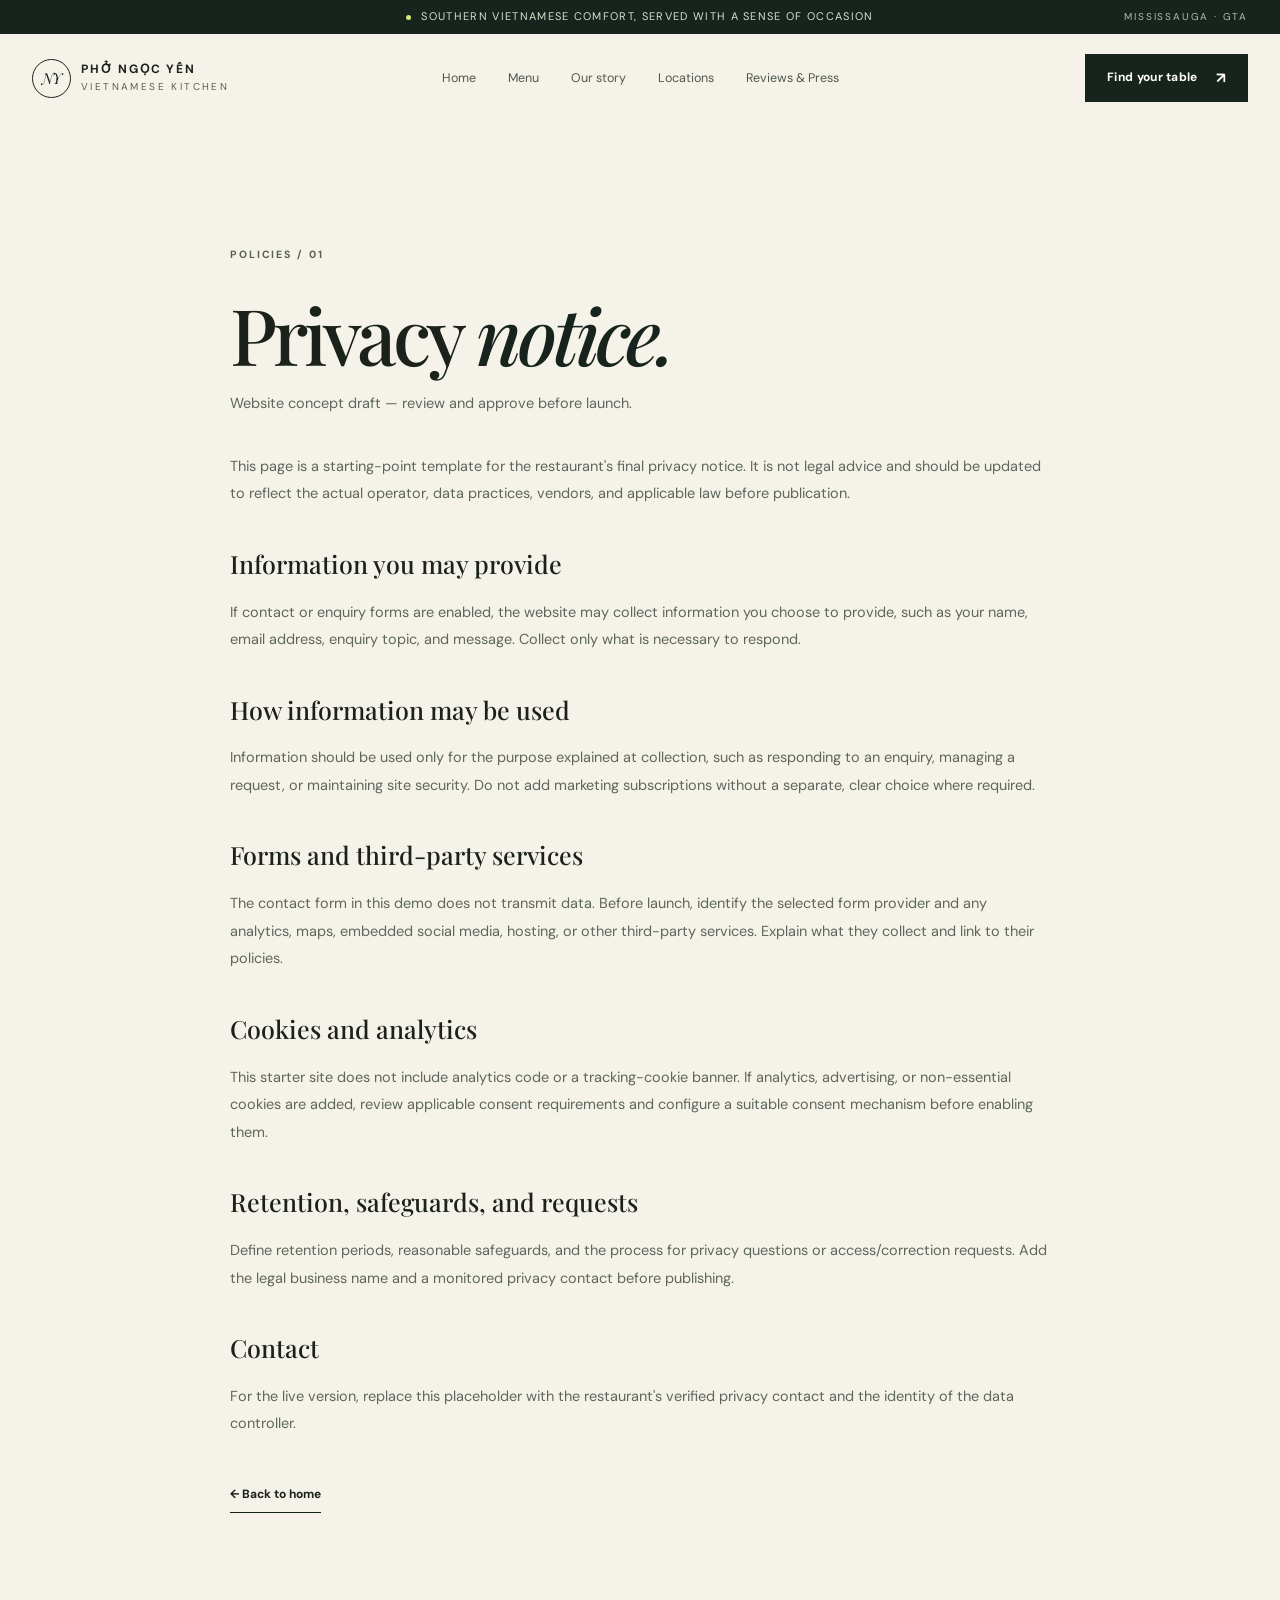
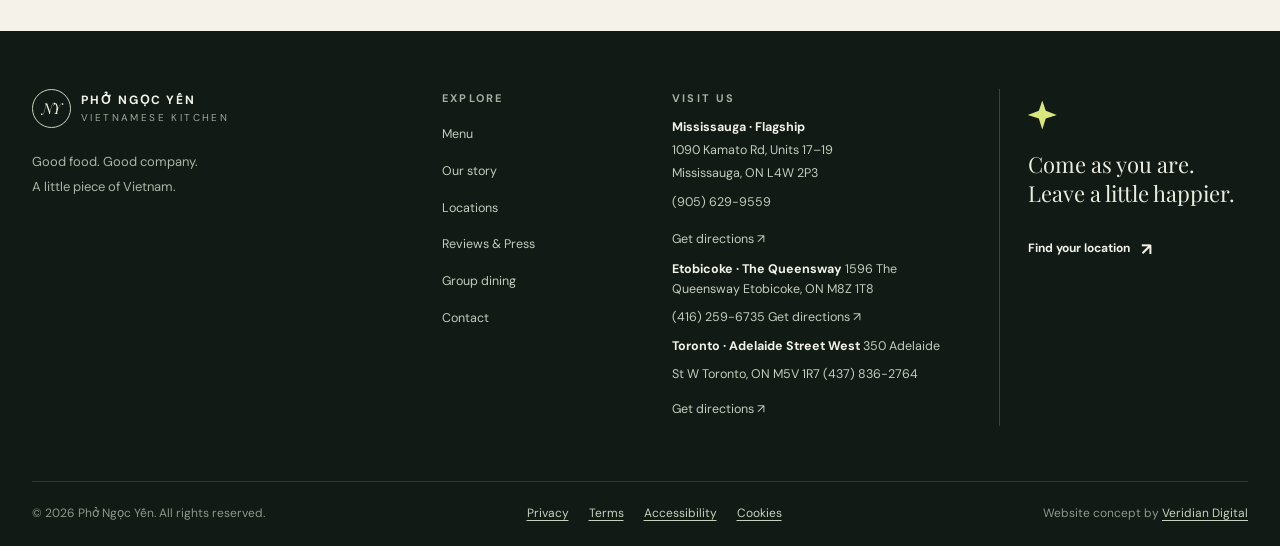
<file: privacy.html>
<!doctype html>
<html lang="en">
<head>
<meta charset="utf-8">
<meta name="viewport" content="width=device-width, initial-scale=1">
<meta name="theme-color" content="#17241d">
<title>Privacy Notice | Pho Ngoc Yen</title>
<meta name="description" content="Privacy notice draft for the Pho Ngoc Yen website. Review and approve before launch.">
<link rel="canonical" href="https://YOUR-DOMAIN.example/privacy.html">
<meta property="og:site_name" content="Phở Ngọc Yến">
<meta property="og:type" content="website">
<meta property="og:title" content="Privacy Notice | Pho Ngoc Yen">
<meta property="og:description" content="Privacy notice draft for the Pho Ngoc Yen website. Review and approve before launch.">
<meta property="og:url" content="https://YOUR-DOMAIN.example/privacy.html">
<meta property="og:image" content="https://YOUR-DOMAIN.example/assets/og-image.jpg">
<meta property="og:image:width" content="1200">
<meta property="og:image:height" content="630">
<meta name="twitter:card" content="summary_large_image">
<link rel="icon" type="image/png" href="favicon-96x96.png" sizes="96x96">
<link rel="icon" type="image/svg+xml" href="favicon.svg">
<link rel="shortcut icon" href="favicon.ico">
<link rel="apple-touch-icon" sizes="180x180" href="apple-touch-icon.png">
<link rel="manifest" href="site.webmanifest">
<link rel="preconnect" href="https://fonts.googleapis.com">
<link rel="preconnect" href="https://fonts.gstatic.com" crossorigin>
<link href="https://fonts.googleapis.com/css2?family=DM+Sans:wght@400;500;600;700&family=Playfair+Display:wght@500;600;700&display=swap" rel="stylesheet">
<link rel="stylesheet" href="assets/css/styles.css">
<link rel="stylesheet" href="assets/css/pho-loader.css">
<script>
  /* Mark JS availability (reveal animations are opt-in) and show the page-transition loader only after an internal navigation. */
  (function () {
    var root = document.documentElement;
    root.classList.add("js");
    try {
      var key = "pho-ngoc-yen-transition";
      var raw = sessionStorage.getItem(key);
      if (!raw) return;
      var t = JSON.parse(raw);
      sessionStorage.removeItem(key);
      if (!t || t.to !== location.pathname || Date.now() - t.at > 6000) return;
      root.classList.add("pho-loader-entry");
      window.setTimeout(function () { root.classList.remove("pho-loader-entry"); }, 1800);
    } catch (e) {}
  })();
  </script>
<script defer src="assets/js/app.js"></script>
<script defer src="assets/js/pho-loader.js"></script>
</head>
<body>
<div class="pho-loader" data-pho-loader role="status" aria-live="polite" aria-label="Preparing your next page" aria-hidden="true"><div class="pho-loader__grain" aria-hidden="true"></div><div class="pho-loader__content"><div class="pho-loader__art" aria-hidden="true"><svg class="pho-loader__illustration" viewBox="0 0 360 280" xmlns="http://www.w3.org/2000/svg" focusable="false"><defs><linearGradient id="pho-bowl-glaze" x1="0" y1="0" x2="1" y2="1"><stop offset="0" stop-color="#fffdf7"/><stop offset=".55" stop-color="#e8e1d1"/><stop offset="1" stop-color="#cfc7b4"/></linearGradient><linearGradient id="pho-broth" x1="0" y1="0" x2="0" y2="1"><stop offset="0" stop-color="#b8793f"/><stop offset="1" stop-color="#75472c"/></linearGradient><clipPath id="pho-bowl-interior"><ellipse cx="180" cy="157" rx="104" ry="27"/></clipPath></defs><ellipse class="pho-loader__shadow" cx="180" cy="229" rx="95" ry="13"/><g class="pho-loader__steam-group" fill="none" stroke="#9aa887" stroke-linecap="round" stroke-width="3.5"><path class="pho-loader__steam pho-loader__steam--one" d="M143 128 C126 111 153 101 141 82 C135 72 137 66 143 59"/><path class="pho-loader__steam pho-loader__steam--two" d="M179 122 C164 106 190 94 178 77 C171 67 176 59 182 52"/><path class="pho-loader__steam pho-loader__steam--three" d="M215 128 C201 111 225 101 214 86 C207 77 211 68 218 63"/></g><g class="pho-loader__chopsticks" stroke="#6b4b31" stroke-linecap="round" stroke-width="4"><path d="M226 77 L274 133"/><path d="M238 70 L284 126"/></g><g class="pho-loader__ingredients"><path class="pho-loader__noodle" d="M106 151 C122 130 141 173 159 148 S193 132 208 151 S239 170 254 147"/><path class="pho-loader__noodle" d="M111 158 C130 138 143 177 166 157 S198 140 216 158 S239 171 248 157"/><path class="pho-loader__noodle" d="M124 145 C139 166 156 135 174 151 S205 169 225 145"/><ellipse cx="151" cy="145" rx="15" ry="8" fill="#8c4d36" transform="rotate(-24 151 145)"/><ellipse cx="205" cy="144" rx="16" ry="8" fill="#a45e42" transform="rotate(17 205 144)"/><g class="pho-loader__herbs" fill="#5b7b4b"><ellipse cx="137" cy="138" rx="5" ry="10" transform="rotate(-42 137 138)"/><ellipse cx="163" cy="132" rx="5" ry="11" transform="rotate(24 163 132)"/><ellipse cx="191" cy="135" rx="5" ry="10" transform="rotate(-28 191 135)"/><ellipse cx="220" cy="140" rx="5" ry="10" transform="rotate(40 220 140)"/><ellipse cx="177" cy="145" rx="4" ry="9" transform="rotate(65 177 145)"/></g><g class="pho-loader__onion" fill="#d8e67c"><circle cx="145" cy="151" r="3.5"/><circle cx="184" cy="132" r="3.5"/><circle cx="218" cy="153" r="3.5"/><circle cx="169" cy="160" r="3"/></g><g fill="#f5f2e9" opacity=".9"><circle cx="125" cy="151" r="2"/><circle cx="235" cy="151" r="2"/><circle cx="194" cy="158" r="2"/></g></g><path class="pho-loader__broth" d="M76 157 C81 193 112 220 180 221 C248 220 279 193 284 157 C260 174 100 174 76 157Z"/><path class="pho-loader__bowl" d="M66 155 C75 204 115 234 180 234 C245 234 285 204 294 155 L279 157 C269 194 236 215 180 215 C124 215 91 194 81 157Z" fill="url(#pho-bowl-glaze)"/><ellipse class="pho-loader__rim" cx="180" cy="156" rx="114" ry="31" fill="#fffdf7" stroke="#d1c8b7" stroke-width="3"/><ellipse class="pho-loader__soup" cx="180" cy="157" rx="103" ry="24" fill="url(#pho-broth)"/><g clip-path="url(#pho-bowl-interior)"><g class="pho-loader__noodles-front" fill="none" stroke="#f0dfb9" stroke-linecap="round" stroke-width="3.2"><path d="M93 158 C115 139 133 174 156 155 S194 141 211 158 S240 170 263 151"/><path d="M100 166 C121 148 144 179 166 162 S204 149 224 166 S246 168 255 160"/><path d="M122 148 C143 167 159 144 181 155 S218 170 240 147"/></g></g><path d="M66 155 C75 204 115 234 180 234 C245 234 285 204 294 155" fill="none" stroke="#b8ad99" stroke-width="2"/><path d="M120 222 C148 233 212 233 240 222" fill="none" stroke="#d8e67c" stroke-width="2.5" opacity=".9"/></svg></div><p class="pho-loader__brand">PHỞ NGỌC YẾN</p><p class="pho-loader__caption">A bowl worth waiting for</p><span class="pho-loader__rule" aria-hidden="true"><span></span></span></div></div>
<a class="skip-link" href="#main">Skip to content</a>
<div class="announcement"><span class="announcement-dot" aria-hidden="true"></span><span class="announcement-text">Southern Vietnamese comfort, served with a sense of occasion</span><span class="announcement-right">MISSISSAUGA · GTA</span></div>
<header class="site-header" data-header>
<div class="header-inner">
<button class="menu-toggle" type="button" aria-expanded="false" aria-controls="primary-nav" aria-label="Open navigation"><span></span><span></span></button>
<a class="brand" href="index.html" aria-label="Pho Ngoc Yen home"><span class="brand-mark" aria-hidden="true">NY</span><span class="brand-wordmark"><strong>PHỞ NGỌC YẾN</strong><small>VIETNAMESE KITCHEN</small></span></a>
<nav class="nav" id="primary-nav" aria-label="Main navigation">
<a href="index.html">Home</a>
<a href="menu.html">Menu</a>
<a href="story.html">Our story</a>
<a href="locations.html">Locations</a>
<a href="reviews-press.html">Reviews &amp; Press</a>
</nav>
<a class="button button-dark header-cta" href="locations.html#mississauga">Find your table <span aria-hidden="true">↗︎</span></a>
</div>
</header>
<main id="main" class="legal-page section-pad">
<div class="container legal-container">
<span class="section-index">POLICIES / 01</span>
<h1>Privacy <em>notice.</em></h1>
<p class="legal-updated">Website concept draft — review and approve before launch.</p>
<p>This page is a starting-point template for the restaurant's final privacy notice. It is not legal advice and should be updated to reflect the actual operator, data practices, vendors, and applicable law before publication.</p>
<h2>Information you may provide</h2>
<p>If contact or enquiry forms are enabled, the website may collect information you choose to provide, such as your name, email address, enquiry topic, and message. Collect only what is necessary to respond.</p>
<h2>How information may be used</h2>
<p>Information should be used only for the purpose explained at collection, such as responding to an enquiry, managing a request, or maintaining site security. Do not add marketing subscriptions without a separate, clear choice where required.</p>
<h2>Forms and third-party services</h2>
<p>The contact form in this demo does not transmit data. Before launch, identify the selected form provider and any analytics, maps, embedded social media, hosting, or other third-party services. Explain what they collect and link to their policies.</p>
<h2>Cookies and analytics</h2>
<p>This starter site does not include analytics code or a tracking-cookie banner. If analytics, advertising, or non-essential cookies are added, review applicable consent requirements and configure a suitable consent mechanism before enabling them.</p>
<h2>Retention, safeguards, and requests</h2>
<p>Define retention periods, reasonable safeguards, and the process for privacy questions or access/correction requests. Add the legal business name and a monitored privacy contact before publishing.</p>
<h2>Contact</h2>
<p>For the live version, replace this placeholder with the restaurant's verified privacy contact and the identity of the data controller.</p>
<a class="underlined-link" href="index.html">← Back to home</a>
</div>
</main>

<footer class="site-footer">
  <div class="container footer-main">

    <!-- BRAND -->
    <div class="footer-brand">
      <a class="brand brand-footer" href="index.html"
        aria-label="Phở Ngọc Yến home">
        <span class="brand-mark" aria-hidden="true">NY</span>
        <span class="brand-wordmark">
          <strong>PHỞ NGỌC YẾN</strong>
          <small>VIETNAMESE KITCHEN</small>
        </span>
      </a>

      <p>Good food. Good company.<br>A little piece of Vietnam.</p>
    </div>

    <!-- SITE NAVIGATION -->
    <nav class="footer-column" aria-label="Footer navigation">
      <span class="footer-heading">EXPLORE</span>
      <a href="menu.html">Menu</a>
      <a href="story.html">Our story</a>
      <a href="locations.html">Locations</a>
      <a href="reviews-press.html">Reviews &amp; Press</a>
      <a href="group-dining.html">Group dining</a>
      <a href="contact.html">Contact</a>
    </nav>

    <!-- RESTAURANT LOCATIONS -->
    <div class="footer-column">
      <span class="footer-heading">VISIT US</span>

      <!-- MISSISSAUGA -->
      <strong>Mississauga · Flagship</strong>
      <span>1090 Kamato Rd, Units 17–19</span>
      <span>Mississauga, ON L4W 2P3</span>
      <a href="tel:+19056299559">(905) 629-9559</a>
      <a
        href="https://maps.app.goo.gl/nxqhyZ5v4hivpXUe8"
        target="_blank"
        rel="noopener noreferrer"
      >Get directions <span aria-hidden="true">↗︎</span></a>

      <!-- ETOBICOKE -->
      <div class="footer-location">
        <strong>Etobicoke · The Queensway</strong>
        <span>1596 The Queensway</span>
        <span>Etobicoke, ON M8Z 1T8</span>
        <a href="tel:+14162596735">(416) 259-6735</a>
        <a
          href="https://maps.app.goo.gl/vQtJxwgfXJpmW5QX8"
          target="_blank"
          rel="noopener noreferrer"
        >Get directions <span aria-hidden="true">↗︎</span></a>
      </div>

      <!-- TORONTO -->
      <div class="footer-location">
        <strong>Toronto · Adelaide Street West</strong>
        <span>350 Adelaide St W</span>
        <span>Toronto, ON M5V 1R7</span>
        <a href="tel:+14378362764">(437) 836-2764</a>
        <a
          href="https://maps.app.goo.gl/QhU8TLUQuzimUhgx7"
          target="_blank"
          rel="noopener noreferrer"
        >Get directions <span aria-hidden="true">↗︎</span></a>
      </div>
    </div>

    <!-- FOOTER MESSAGE -->
    <div class="footer-note">
      <span class="footer-flower" aria-hidden="true">
        <span class="css-star"></span>
      </span>

      <p>Come as you are.<br>Leave a little happier.</p>

      <a class="text-link light-link" href="locations.html">
        Find your location
        <span class="value-arrow" aria-hidden="true">↗︎</span>
      </a>
    </div>

  </div>

  <!-- COPYRIGHT & LEGAL -->
  <div class="container footer-bottom powered">
    <span>
      © <span data-year></span> Phở Ngọc Yến. All rights reserved.
    </span>

    <div>
      <a href="privacy.html">Privacy</a>
      <a href="terms.html">Terms</a>
      <a href="accessibility.html">Accessibility</a>
      <a href="cookie-policy.html">Cookies</a>
    </div>

    <span class="powered">
      Website concept by
      <a
        href="https://ca.linkedin.com/company/veridiandigital"
        target="_blank"
        rel="noopener noreferrer"
      >Veridian Digital</a>
    </span>
  </div>
</footer>

<script>
  document.querySelectorAll('[data-year]').forEach(function (element) {
    element.textContent = new Date().getFullYear();
  });
</script>
</body>
</html>
</file>
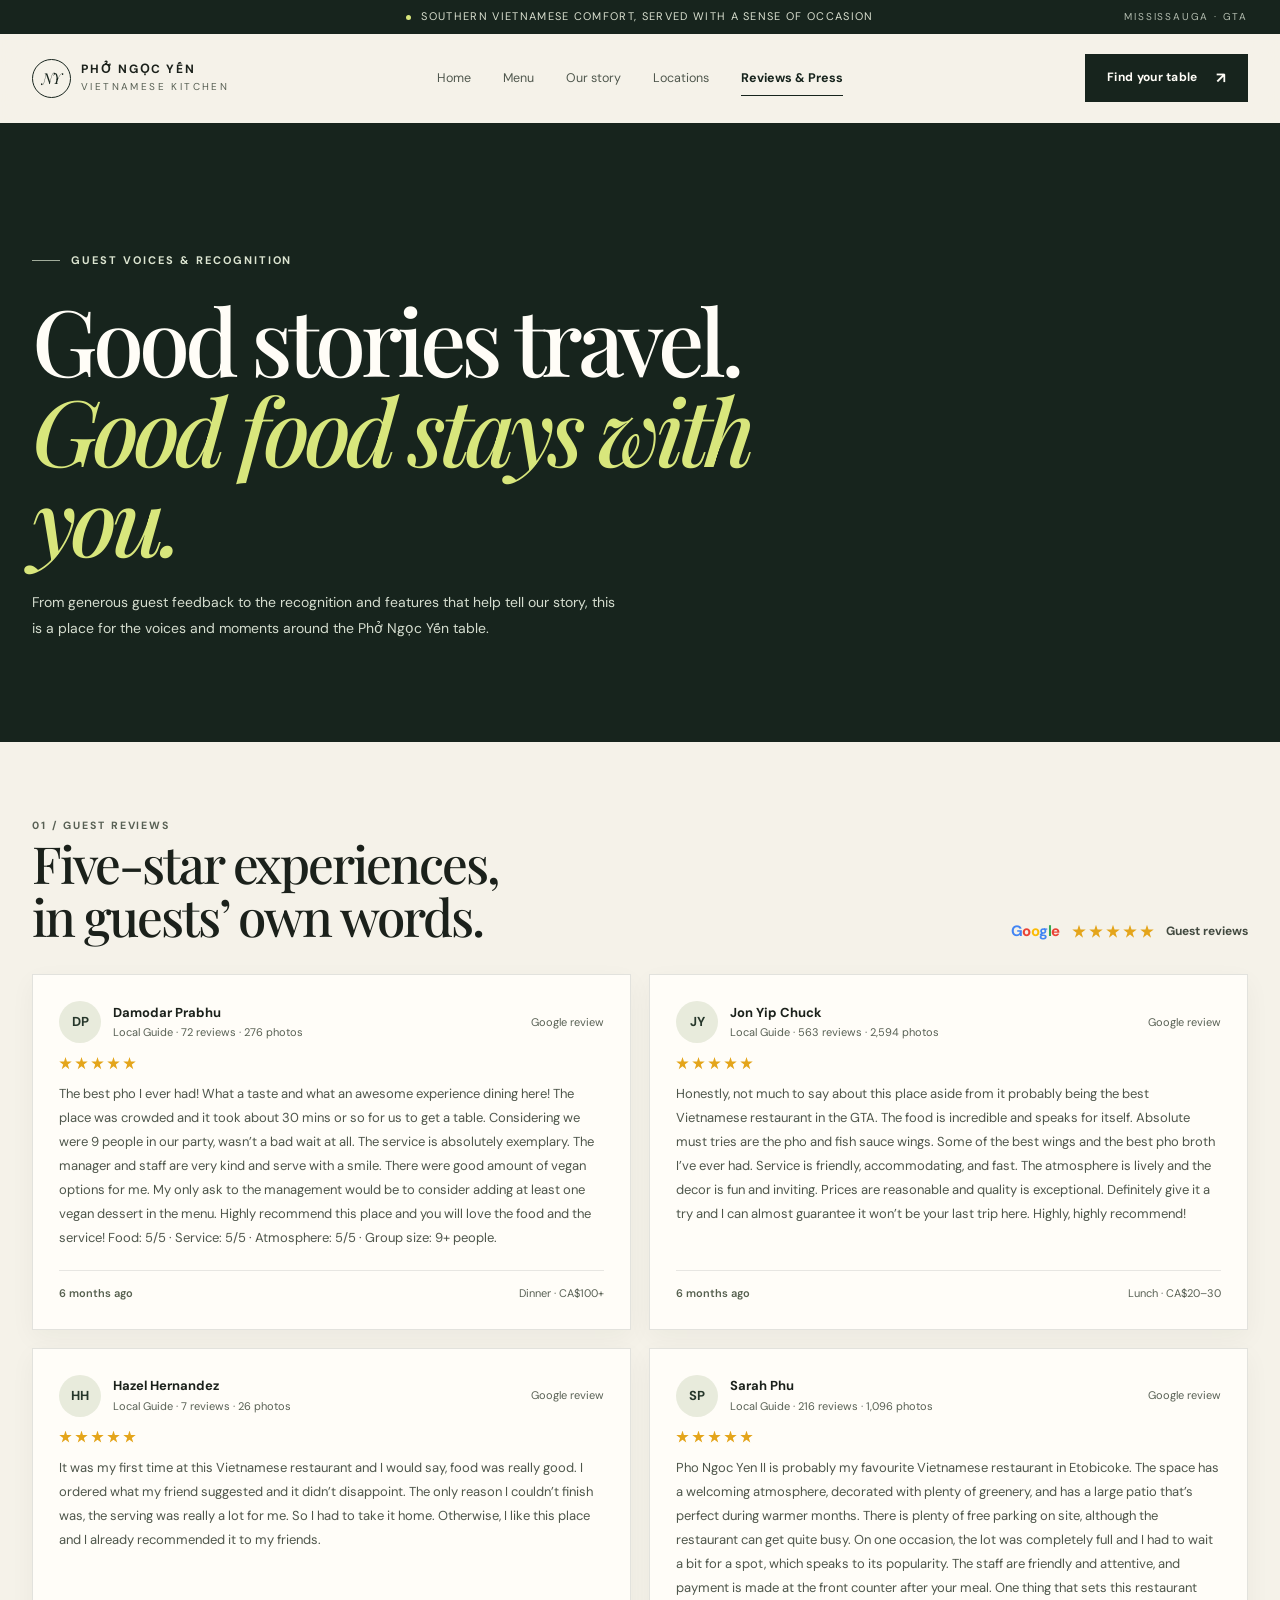
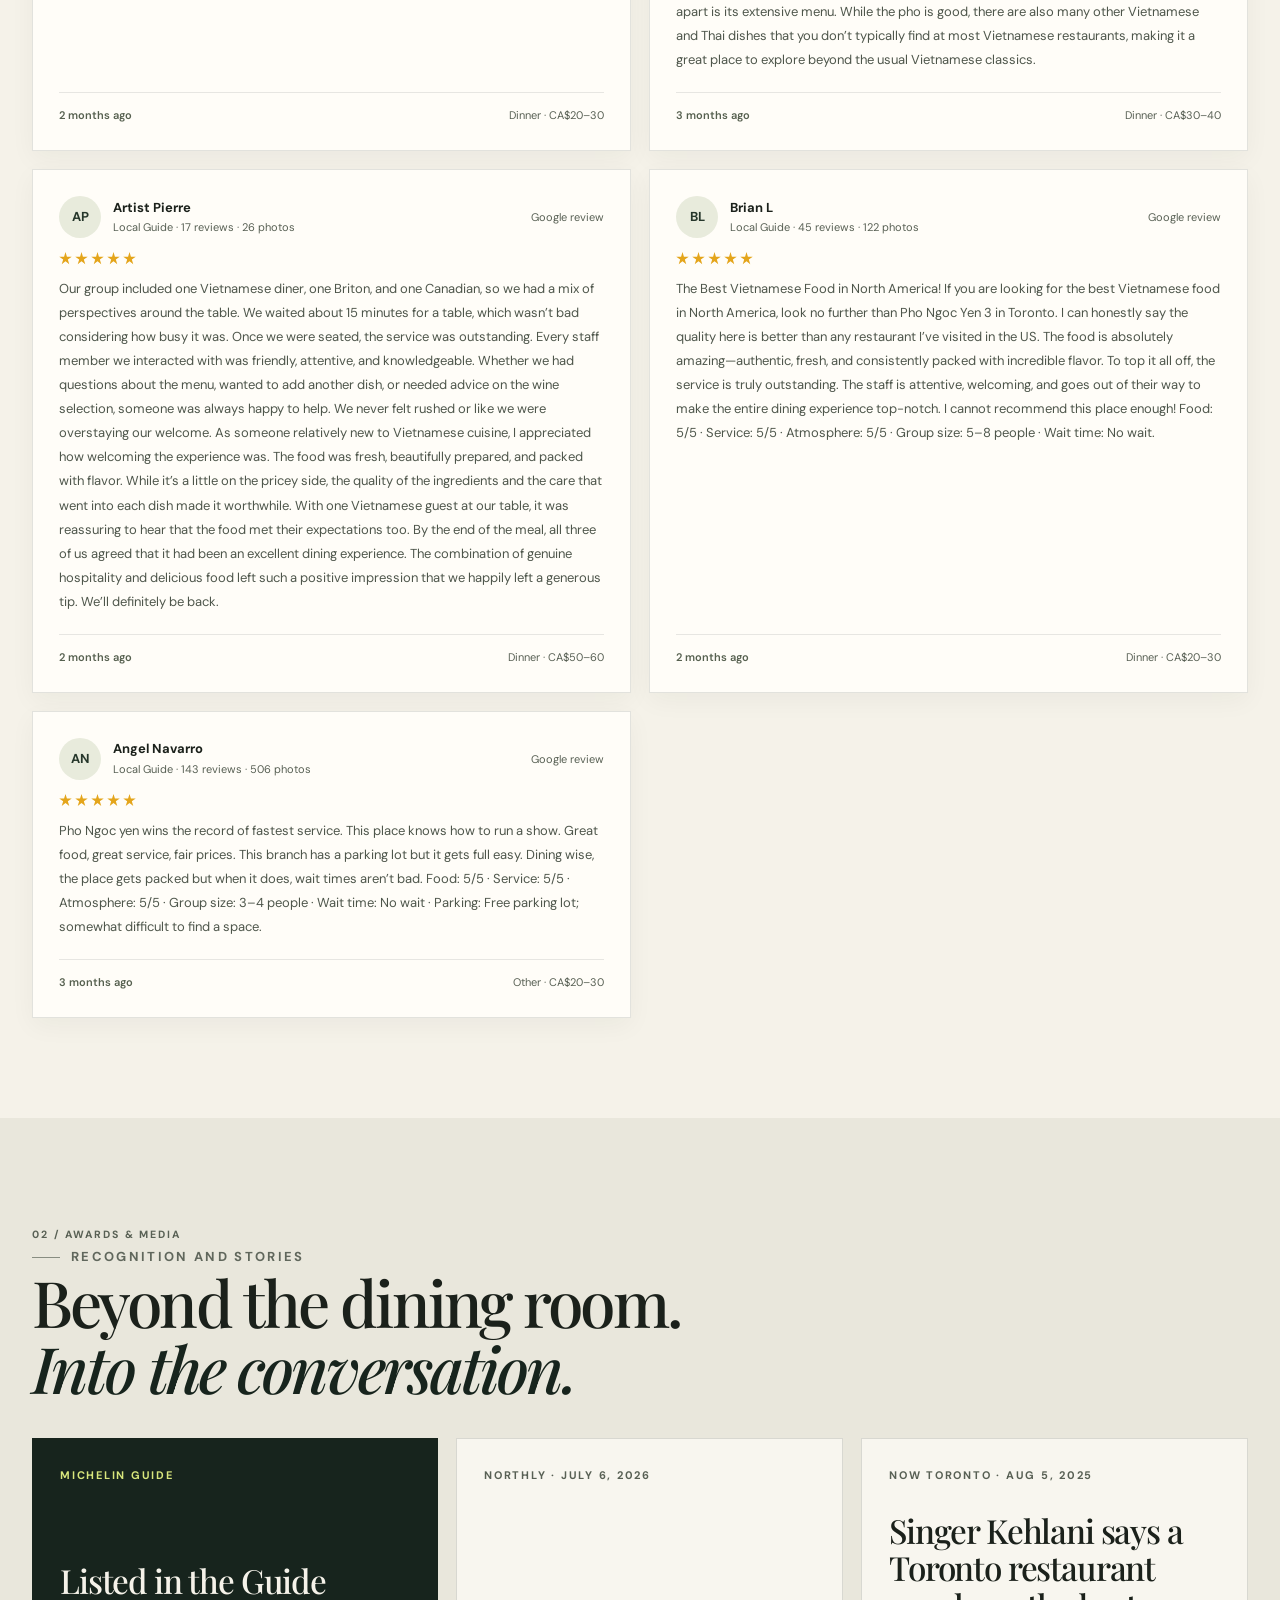
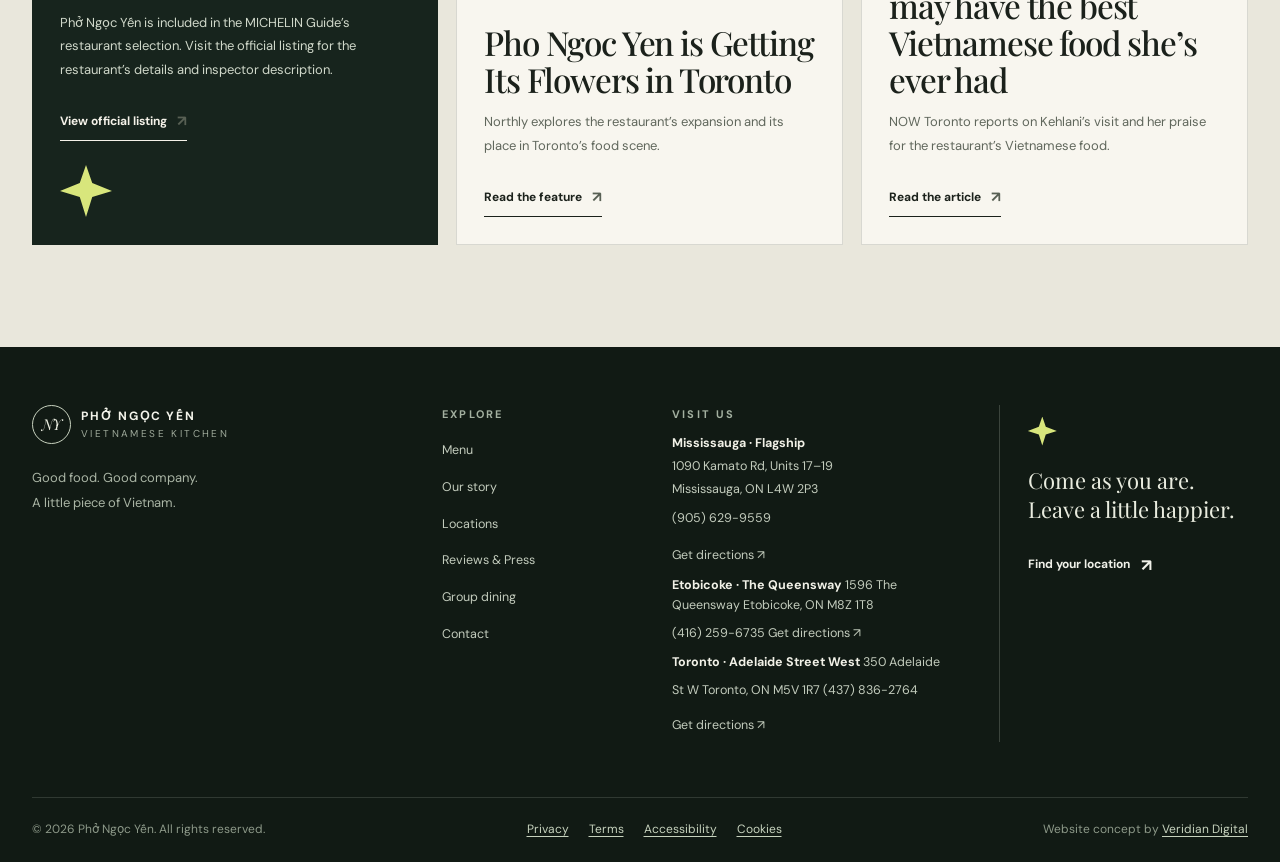
<file: reviews-press.html>
<!doctype html>
<html lang="en">
<head>
<meta charset="utf-8">
<meta name="viewport" content="width=device-width, initial-scale=1">
<meta name="theme-color" content="#17241d">
<title>Reviews &amp; Press | Phở Ngọc Yến</title>
<meta name="description" content="Read guest reviews and explore recognition and press coverage for Phở Ngọc Yến.">
<link rel="canonical" href="https://YOUR-DOMAIN.example/reviews-press.html">
<meta property="og:site_name" content="Phở Ngọc Yến">
<meta property="og:type" content="website">
<meta property="og:title" content="Reviews &amp; Press | Phở Ngọc Yến">
<meta property="og:description" content="Read guest reviews and explore recognition and press coverage for Phở Ngọc Yến.">
<meta property="og:url" content="https://YOUR-DOMAIN.example/reviews-press.html">
<meta property="og:image" content="https://YOUR-DOMAIN.example/assets/og-image.jpg">
<meta property="og:image:width" content="1200">
<meta property="og:image:height" content="630">
<meta name="twitter:card" content="summary_large_image">
<link rel="icon" type="image/png" href="favicon-96x96.png" sizes="96x96">
<link rel="icon" type="image/svg+xml" href="favicon.svg">
<link rel="shortcut icon" href="favicon.ico">
<link rel="apple-touch-icon" sizes="180x180" href="apple-touch-icon.png">
<link rel="manifest" href="site.webmanifest">
<link rel="preconnect" href="https://fonts.googleapis.com">
<link rel="preconnect" href="https://fonts.gstatic.com" crossorigin>
<link href="https://fonts.googleapis.com/css2?family=DM+Sans:wght@400;500;600;700&family=Playfair+Display:wght@500;600;700&display=swap" rel="stylesheet">
<link rel="stylesheet" href="assets/css/styles.css">
<link rel="stylesheet" href="assets/css/pho-loader.css">
<script>
  /* Mark JS availability (reveal animations are opt-in) and show the page-transition loader only after an internal navigation. */
  (function () {
    var root = document.documentElement;
    root.classList.add("js");
    try {
      var key = "pho-ngoc-yen-transition";
      var raw = sessionStorage.getItem(key);
      if (!raw) return;
      var t = JSON.parse(raw);
      sessionStorage.removeItem(key);
      if (!t || t.to !== location.pathname || Date.now() - t.at > 6000) return;
      root.classList.add("pho-loader-entry");
      window.setTimeout(function () { root.classList.remove("pho-loader-entry"); }, 1800);
    } catch (e) {}
  })();
  </script>
<script defer src="assets/js/app.js"></script>
<script defer src="assets/js/pho-loader.js"></script>
</head>
<body>
<div class="pho-loader" data-pho-loader role="status" aria-live="polite" aria-label="Preparing your next page" aria-hidden="true"><div class="pho-loader__grain" aria-hidden="true"></div><div class="pho-loader__content"><div class="pho-loader__art" aria-hidden="true"><svg class="pho-loader__illustration" viewBox="0 0 360 280" xmlns="http://www.w3.org/2000/svg" focusable="false"><defs><linearGradient id="pho-bowl-glaze" x1="0" y1="0" x2="1" y2="1"><stop offset="0" stop-color="#fffdf7"/><stop offset=".55" stop-color="#e8e1d1"/><stop offset="1" stop-color="#cfc7b4"/></linearGradient><linearGradient id="pho-broth" x1="0" y1="0" x2="0" y2="1"><stop offset="0" stop-color="#b8793f"/><stop offset="1" stop-color="#75472c"/></linearGradient><clipPath id="pho-bowl-interior"><ellipse cx="180" cy="157" rx="104" ry="27"/></clipPath></defs><ellipse class="pho-loader__shadow" cx="180" cy="229" rx="95" ry="13"/><g class="pho-loader__steam-group" fill="none" stroke="#9aa887" stroke-linecap="round" stroke-width="3.5"><path class="pho-loader__steam pho-loader__steam--one" d="M143 128 C126 111 153 101 141 82 C135 72 137 66 143 59"/><path class="pho-loader__steam pho-loader__steam--two" d="M179 122 C164 106 190 94 178 77 C171 67 176 59 182 52"/><path class="pho-loader__steam pho-loader__steam--three" d="M215 128 C201 111 225 101 214 86 C207 77 211 68 218 63"/></g><g class="pho-loader__chopsticks" stroke="#6b4b31" stroke-linecap="round" stroke-width="4"><path d="M226 77 L274 133"/><path d="M238 70 L284 126"/></g><g class="pho-loader__ingredients"><path class="pho-loader__noodle" d="M106 151 C122 130 141 173 159 148 S193 132 208 151 S239 170 254 147"/><path class="pho-loader__noodle" d="M111 158 C130 138 143 177 166 157 S198 140 216 158 S239 171 248 157"/><path class="pho-loader__noodle" d="M124 145 C139 166 156 135 174 151 S205 169 225 145"/><ellipse cx="151" cy="145" rx="15" ry="8" fill="#8c4d36" transform="rotate(-24 151 145)"/><ellipse cx="205" cy="144" rx="16" ry="8" fill="#a45e42" transform="rotate(17 205 144)"/><g class="pho-loader__herbs" fill="#5b7b4b"><ellipse cx="137" cy="138" rx="5" ry="10" transform="rotate(-42 137 138)"/><ellipse cx="163" cy="132" rx="5" ry="11" transform="rotate(24 163 132)"/><ellipse cx="191" cy="135" rx="5" ry="10" transform="rotate(-28 191 135)"/><ellipse cx="220" cy="140" rx="5" ry="10" transform="rotate(40 220 140)"/><ellipse cx="177" cy="145" rx="4" ry="9" transform="rotate(65 177 145)"/></g><g class="pho-loader__onion" fill="#d8e67c"><circle cx="145" cy="151" r="3.5"/><circle cx="184" cy="132" r="3.5"/><circle cx="218" cy="153" r="3.5"/><circle cx="169" cy="160" r="3"/></g><g fill="#f5f2e9" opacity=".9"><circle cx="125" cy="151" r="2"/><circle cx="235" cy="151" r="2"/><circle cx="194" cy="158" r="2"/></g></g><path class="pho-loader__broth" d="M76 157 C81 193 112 220 180 221 C248 220 279 193 284 157 C260 174 100 174 76 157Z"/><path class="pho-loader__bowl" d="M66 155 C75 204 115 234 180 234 C245 234 285 204 294 155 L279 157 C269 194 236 215 180 215 C124 215 91 194 81 157Z" fill="url(#pho-bowl-glaze)"/><ellipse class="pho-loader__rim" cx="180" cy="156" rx="114" ry="31" fill="#fffdf7" stroke="#d1c8b7" stroke-width="3"/><ellipse class="pho-loader__soup" cx="180" cy="157" rx="103" ry="24" fill="url(#pho-broth)"/><g clip-path="url(#pho-bowl-interior)"><g class="pho-loader__noodles-front" fill="none" stroke="#f0dfb9" stroke-linecap="round" stroke-width="3.2"><path d="M93 158 C115 139 133 174 156 155 S194 141 211 158 S240 170 263 151"/><path d="M100 166 C121 148 144 179 166 162 S204 149 224 166 S246 168 255 160"/><path d="M122 148 C143 167 159 144 181 155 S218 170 240 147"/></g></g><path d="M66 155 C75 204 115 234 180 234 C245 234 285 204 294 155" fill="none" stroke="#b8ad99" stroke-width="2"/><path d="M120 222 C148 233 212 233 240 222" fill="none" stroke="#d8e67c" stroke-width="2.5" opacity=".9"/></svg></div><p class="pho-loader__brand">PHỞ NGỌC YẾN</p><p class="pho-loader__caption">A bowl worth waiting for</p><span class="pho-loader__rule" aria-hidden="true"><span></span></span></div></div>
<a class="skip-link" href="#main">Skip to content</a>
<div class="announcement"><span class="announcement-dot" aria-hidden="true"></span><span class="announcement-text">Southern Vietnamese comfort, served with a sense of occasion</span><span class="announcement-right">MISSISSAUGA · GTA</span></div>
<header class="site-header" data-header>
<div class="header-inner">
<button class="menu-toggle" type="button" aria-expanded="false" aria-controls="primary-nav" aria-label="Open navigation"><span></span><span></span></button>
<a class="brand" href="index.html" aria-label="Pho Ngoc Yen home"><span class="brand-mark" aria-hidden="true">NY</span><span class="brand-wordmark"><strong>PHỞ NGỌC YẾN</strong><small>VIETNAMESE KITCHEN</small></span></a>
<nav class="nav" id="primary-nav" aria-label="Main navigation">
<a href="index.html">Home</a>
<a href="menu.html">Menu</a>
<a href="story.html">Our story</a>
<a href="locations.html">Locations</a>
<a href="reviews-press.html" class="active" aria-current="page">Reviews &amp; Press</a>
</nav>
<a class="button button-dark header-cta" href="locations.html#mississauga">Find your table <span aria-hidden="true">↗︎</span></a>
</div>
</header>
<main id="main"><section class="press-hero"><div class="container"><p class="eyebrow light-eyebrow"><span class="eyebrow-line"></span> Guest voices &amp; recognition</p><h1>Good stories travel.<br><em>Good food stays with you.</em></h1><p>From generous guest feedback to the recognition and features that help tell our story, this is a place for the voices and moments around the Phở Ngọc Yến table.</p></div></section>
<section class="reviews-page" id="guest-reviews"><div class="container"><div class="reviews-page-intro"><div><span class="section-index">01 / GUEST REVIEWS</span><h2>Five-star experiences,<br>in guests’ own words.</h2></div><div><div class="reviews-summary"><span class="google-word" role="img" aria-label="Google"><span>G</span><span>o</span><span>o</span><span>g</span><span>l</span><span>e</span></span><span class="review-stars" role="img" aria-label="Five star reviews"><span></span><span></span><span></span><span></span><span></span></span><strong>Guest reviews</strong></div> <!--<p>These review cards are a manually curated presentation of the review text supplied for this website, not a live Google widget.</p> --> </div></div><div class="review-grid review-grid--all"><article class="review-card"><div class="review-card-top"><span class="review-avatar" aria-hidden="true">DP</span><div class="review-author"><strong>Damodar Prabhu</strong><small>Local Guide · 72 reviews · 276 photos</small></div><span class="review-source">Google review</span></div><div class="review-stars" role="img" aria-label="5 out of 5 stars"><span></span><span></span><span></span><span></span><span></span></div><blockquote>The best pho I ever had! What a taste and what an awesome experience dining here! The place was crowded and it took about 30 mins or so for us to get a table. Considering we were 9 people in our party, wasn’t a bad wait at all. The service is absolutely exemplary. The manager and staff are very kind and serve with a smile. There were good amount of vegan options for me. My only ask to the management would be to consider adding at least one vegan dessert in the menu. Highly recommend this place and you will love the food and the service! Food: 5/5 · Service: 5/5 · Atmosphere: 5/5 · Group size: 9+ people.</blockquote><div class="review-card-foot"><span>6 months ago</span><span>Dinner · CA$100+</span></div></article><article class="review-card"><div class="review-card-top"><span class="review-avatar" aria-hidden="true">JY</span><div class="review-author"><strong>Jon Yip Chuck</strong><small>Local Guide · 563 reviews · 2,594 photos</small></div><span class="review-source">Google review</span></div><div class="review-stars" role="img" aria-label="5 out of 5 stars"><span></span><span></span><span></span><span></span><span></span></div><blockquote>Honestly, not much to say about this place aside from it probably being the best Vietnamese restaurant in the GTA. The food is incredible and speaks for itself. Absolute must tries are the pho and fish sauce wings. Some of the best wings and the best pho broth I’ve ever had. Service is friendly, accommodating, and fast. The atmosphere is lively and the decor is fun and inviting. Prices are reasonable and quality is exceptional. Definitely give it a try and I can almost guarantee it won’t be your last trip here. Highly, highly recommend!</blockquote><div class="review-card-foot"><span>6 months ago</span><span>Lunch · CA$20–30</span></div></article><article class="review-card"><div class="review-card-top"><span class="review-avatar" aria-hidden="true">HH</span><div class="review-author"><strong>Hazel Hernandez</strong><small>Local Guide · 7 reviews · 26 photos</small></div><span class="review-source">Google review</span></div><div class="review-stars" role="img" aria-label="5 out of 5 stars"><span></span><span></span><span></span><span></span><span></span></div><blockquote>It was my first time at this Vietnamese restaurant and I would say, food was really good. I ordered what my friend suggested and it didn’t disappoint. The only reason I couldn’t finish was, the serving was really a lot for me. So I had to take it home. Otherwise, I like this place and I already recommended it to my friends.</blockquote><div class="review-card-foot"><span>2 months ago</span><span>Dinner · CA$20–30</span></div></article><article class="review-card"><div class="review-card-top"><span class="review-avatar" aria-hidden="true">SP</span><div class="review-author"><strong>Sarah Phu</strong><small>Local Guide · 216 reviews · 1,096 photos</small></div><span class="review-source">Google review</span></div><div class="review-stars" role="img" aria-label="5 out of 5 stars"><span></span><span></span><span></span><span></span><span></span></div><blockquote>Pho Ngoc Yen II is probably my favourite Vietnamese restaurant in Etobicoke. The space has a welcoming atmosphere, decorated with plenty of greenery, and has a large patio that’s perfect during warmer months. There is plenty of free parking on site, although the restaurant can get quite busy. On one occasion, the lot was completely full and I had to wait a bit for a spot, which speaks to its popularity. The staff are friendly and attentive, and payment is made at the front counter after your meal. One thing that sets this restaurant apart is its extensive menu. While the pho is good, there are also many other Vietnamese and Thai dishes that you don’t typically find at most Vietnamese restaurants, making it a great place to explore beyond the usual Vietnamese classics.</blockquote><div class="review-card-foot"><span>3 months ago</span><span>Dinner · CA$30–40</span></div></article><article class="review-card"><div class="review-card-top"><span class="review-avatar" aria-hidden="true">AP</span><div class="review-author"><strong>Artist Pierre</strong><small>Local Guide · 17 reviews · 26 photos</small></div><span class="review-source">Google review</span></div><div class="review-stars" role="img" aria-label="5 out of 5 stars"><span></span><span></span><span></span><span></span><span></span></div><blockquote>Our group included one Vietnamese diner, one Briton, and one Canadian, so we had a mix of perspectives around the table. We waited about 15 minutes for a table, which wasn’t bad considering how busy it was. Once we were seated, the service was outstanding. Every staff member we interacted with was friendly, attentive, and knowledgeable. Whether we had questions about the menu, wanted to add another dish, or needed advice on the wine selection, someone was always happy to help. We never felt rushed or like we were overstaying our welcome. As someone relatively new to Vietnamese cuisine, I appreciated how welcoming the experience was. The food was fresh, beautifully prepared, and packed with flavor. While it’s a little on the pricey side, the quality of the ingredients and the care that went into each dish made it worthwhile. With one Vietnamese guest at our table, it was reassuring to hear that the food met their expectations too. By the end of the meal, all three of us agreed that it had been an excellent dining experience. The combination of genuine hospitality and delicious food left such a positive impression that we happily left a generous tip. We’ll definitely be back.</blockquote><div class="review-card-foot"><span>2 months ago</span><span>Dinner · CA$50–60</span></div></article><article class="review-card"><div class="review-card-top"><span class="review-avatar" aria-hidden="true">BL</span><div class="review-author"><strong>Brian L</strong><small>Local Guide · 45 reviews · 122 photos</small></div><span class="review-source">Google review</span></div><div class="review-stars" role="img" aria-label="5 out of 5 stars"><span></span><span></span><span></span><span></span><span></span></div><blockquote>The Best Vietnamese Food in North America! If you are looking for the best Vietnamese food in North America, look no further than Pho Ngoc Yen 3 in Toronto. I can honestly say the quality here is better than any restaurant I’ve visited in the US. The food is absolutely amazing—authentic, fresh, and consistently packed with incredible flavor. To top it all off, the service is truly outstanding. The staff is attentive, welcoming, and goes out of their way to make the entire dining experience top-notch. I cannot recommend this place enough! Food: 5/5 · Service: 5/5 · Atmosphere: 5/5 · Group size: 5–8 people · Wait time: No wait.</blockquote><div class="review-card-foot"><span>2 months ago</span><span>Dinner · CA$20–30</span></div></article><article class="review-card"><div class="review-card-top"><span class="review-avatar" aria-hidden="true">AN</span><div class="review-author"><strong>Angel Navarro</strong><small>Local Guide · 143 reviews · 506 photos</small></div><span class="review-source">Google review</span></div><div class="review-stars" role="img" aria-label="5 out of 5 stars"><span></span><span></span><span></span><span></span><span></span></div><blockquote>Pho Ngoc yen wins the record of fastest service. This place knows how to run a show. Great food, great service, fair prices. This branch has a parking lot but it gets full easy. Dining wise, the place gets packed but when it does, wait times aren’t bad. Food: 5/5 · Service: 5/5 · Atmosphere: 5/5 · Group size: 3–4 people · Wait time: No wait · Parking: Free parking lot; somewhat difficult to find a space.</blockquote><div class="review-card-foot"><span>3 months ago</span><span>Other · CA$20–30</span></div></article></div></div></section>
<section class="press-section" id="press"><div class="container"><div class="press-heading"><div><span class="section-index">02 / AWARDS &amp; MEDIA</span><p class="eyebrow"><span class="eyebrow-line"></span> Recognition and stories</p><h2>Beyond the dining room.<br><em>Into the conversation.</em></h2></div><!--<p>Explore the official MICHELIN Guide listing and selected coverage from food and culture publications. Each link opens the original source.</p>--></div><div class="press-grid"><article class="press-card press-card--feature"><span class="press-card-kicker">MICHELIN Guide</span><div><h3>Listed in the Guide</h3><p>Phở Ngọc Yến is included in the MICHELIN Guide’s restaurant selection. Visit the official listing for the restaurant’s details and inspector description.</p><a class="press-link" href="https://guide.michelin.com/ca/en/ontario/mississauga_1245409/restaurant/pho-ngoc-yen" target="_blank" rel="noopener">View official listing <span class="value-arrow" aria-hidden="true">↗︎</span>
</a><span class="press-card-mark css-star" aria-hidden="true"></span></div></article><article class="press-card"><span class="press-card-kicker">Northly · July 6, 2026</span><div><h3>Pho Ngoc Yen is Getting Its Flowers in Toronto</h3><p>Northly explores the restaurant’s expansion and its place in Toronto’s food scene.</p><a class="press-link" href="https://thenorthly.com/stories/pho-ngoc-yen-is-getting-its-flowers-in-toronto/" target="_blank" rel="noopener">Read the feature <span class="value-arrow" aria-hidden="true">↗︎</span>
</a></div></article><article class="press-card"><span class="press-card-kicker">NOW Toronto · Aug 5, 2025</span><div><h3>Singer Kehlani says a Toronto restaurant may have the best Vietnamese food she’s ever had</h3><p>NOW Toronto reports on Kehlani’s visit and her praise for the restaurant’s Vietnamese food.</p><a class="press-link" href="https://nowtoronto.com/culture/singer-kehlani-toronto-restaurant-best-vietnamese-food/" target="_blank" rel="noopener">Read the article <span class="value-arrow" aria-hidden="true">↗︎</span>
</a></div></article></div><!--<p class="press-note">For accuracy, this page describes MICHELIN Guide inclusion, not a MICHELIN Star award. More articles can be added as verified links become available.</p>--></div></section>

</main>

<footer class="site-footer">
  <div class="container footer-main">

    <!-- BRAND -->
    <div class="footer-brand">
      <a class="brand brand-footer" href="index.html"
        aria-label="Phở Ngọc Yến home">
        <span class="brand-mark" aria-hidden="true">NY</span>
        <span class="brand-wordmark">
          <strong>PHỞ NGỌC YẾN</strong>
          <small>VIETNAMESE KITCHEN</small>
        </span>
      </a>

      <p>Good food. Good company.<br>A little piece of Vietnam.</p>
    </div>

    <!-- SITE NAVIGATION -->
    <nav class="footer-column" aria-label="Footer navigation">
      <span class="footer-heading">EXPLORE</span>
      <a href="menu.html">Menu</a>
      <a href="story.html">Our story</a>
      <a href="locations.html">Locations</a>
      <a href="reviews-press.html">Reviews &amp; Press</a>
      <a href="group-dining.html">Group dining</a>
      <a href="contact.html">Contact</a>
    </nav>

    <!-- RESTAURANT LOCATIONS -->
    <div class="footer-column">
      <span class="footer-heading">VISIT US</span>

      <!-- MISSISSAUGA -->
      <strong>Mississauga · Flagship</strong>
      <span>1090 Kamato Rd, Units 17–19</span>
      <span>Mississauga, ON L4W 2P3</span>
      <a href="tel:+19056299559">(905) 629-9559</a>
      <a
        href="https://maps.app.goo.gl/nxqhyZ5v4hivpXUe8"
        target="_blank"
        rel="noopener noreferrer"
      >Get directions <span aria-hidden="true">↗︎</span></a>

      <!-- ETOBICOKE -->
      <div class="footer-location">
        <strong>Etobicoke · The Queensway</strong>
        <span>1596 The Queensway</span>
        <span>Etobicoke, ON M8Z 1T8</span>
        <a href="tel:+14162596735">(416) 259-6735</a>
        <a
          href="https://maps.app.goo.gl/vQtJxwgfXJpmW5QX8"
          target="_blank"
          rel="noopener noreferrer"
        >Get directions <span aria-hidden="true">↗︎</span></a>
      </div>

      <!-- TORONTO -->
      <div class="footer-location">
        <strong>Toronto · Adelaide Street West</strong>
        <span>350 Adelaide St W</span>
        <span>Toronto, ON M5V 1R7</span>
        <a href="tel:+14378362764">(437) 836-2764</a>
        <a
          href="https://maps.app.goo.gl/QhU8TLUQuzimUhgx7"
          target="_blank"
          rel="noopener noreferrer"
        >Get directions <span aria-hidden="true">↗︎</span></a>
      </div>
    </div>

    <!-- FOOTER MESSAGE -->
    <div class="footer-note">
      <span class="footer-flower" aria-hidden="true">
        <span class="css-star"></span>
      </span>

      <p>Come as you are.<br>Leave a little happier.</p>

      <a class="text-link light-link" href="locations.html">
        Find your location
        <span class="value-arrow" aria-hidden="true">↗︎</span>
      </a>
    </div>

  </div>

  <!-- COPYRIGHT & LEGAL -->
  <div class="container footer-bottom powered">
    <span>
      © <span data-year></span> Phở Ngọc Yến. All rights reserved.
    </span>

    <div>
      <a href="privacy.html">Privacy</a>
      <a href="terms.html">Terms</a>
      <a href="accessibility.html">Accessibility</a>
      <a href="cookie-policy.html">Cookies</a>
    </div>

    <span class="powered">
      Website concept by
      <a
        href="https://ca.linkedin.com/company/veridiandigital"
        target="_blank"
        rel="noopener noreferrer"
      >Veridian Digital</a>
    </span>
  </div>
</footer>

<script>
  document.querySelectorAll('[data-year]').forEach(function (element) {
    element.textContent = new Date().getFullYear();
  });
</script>
</body>
</html>
</file>
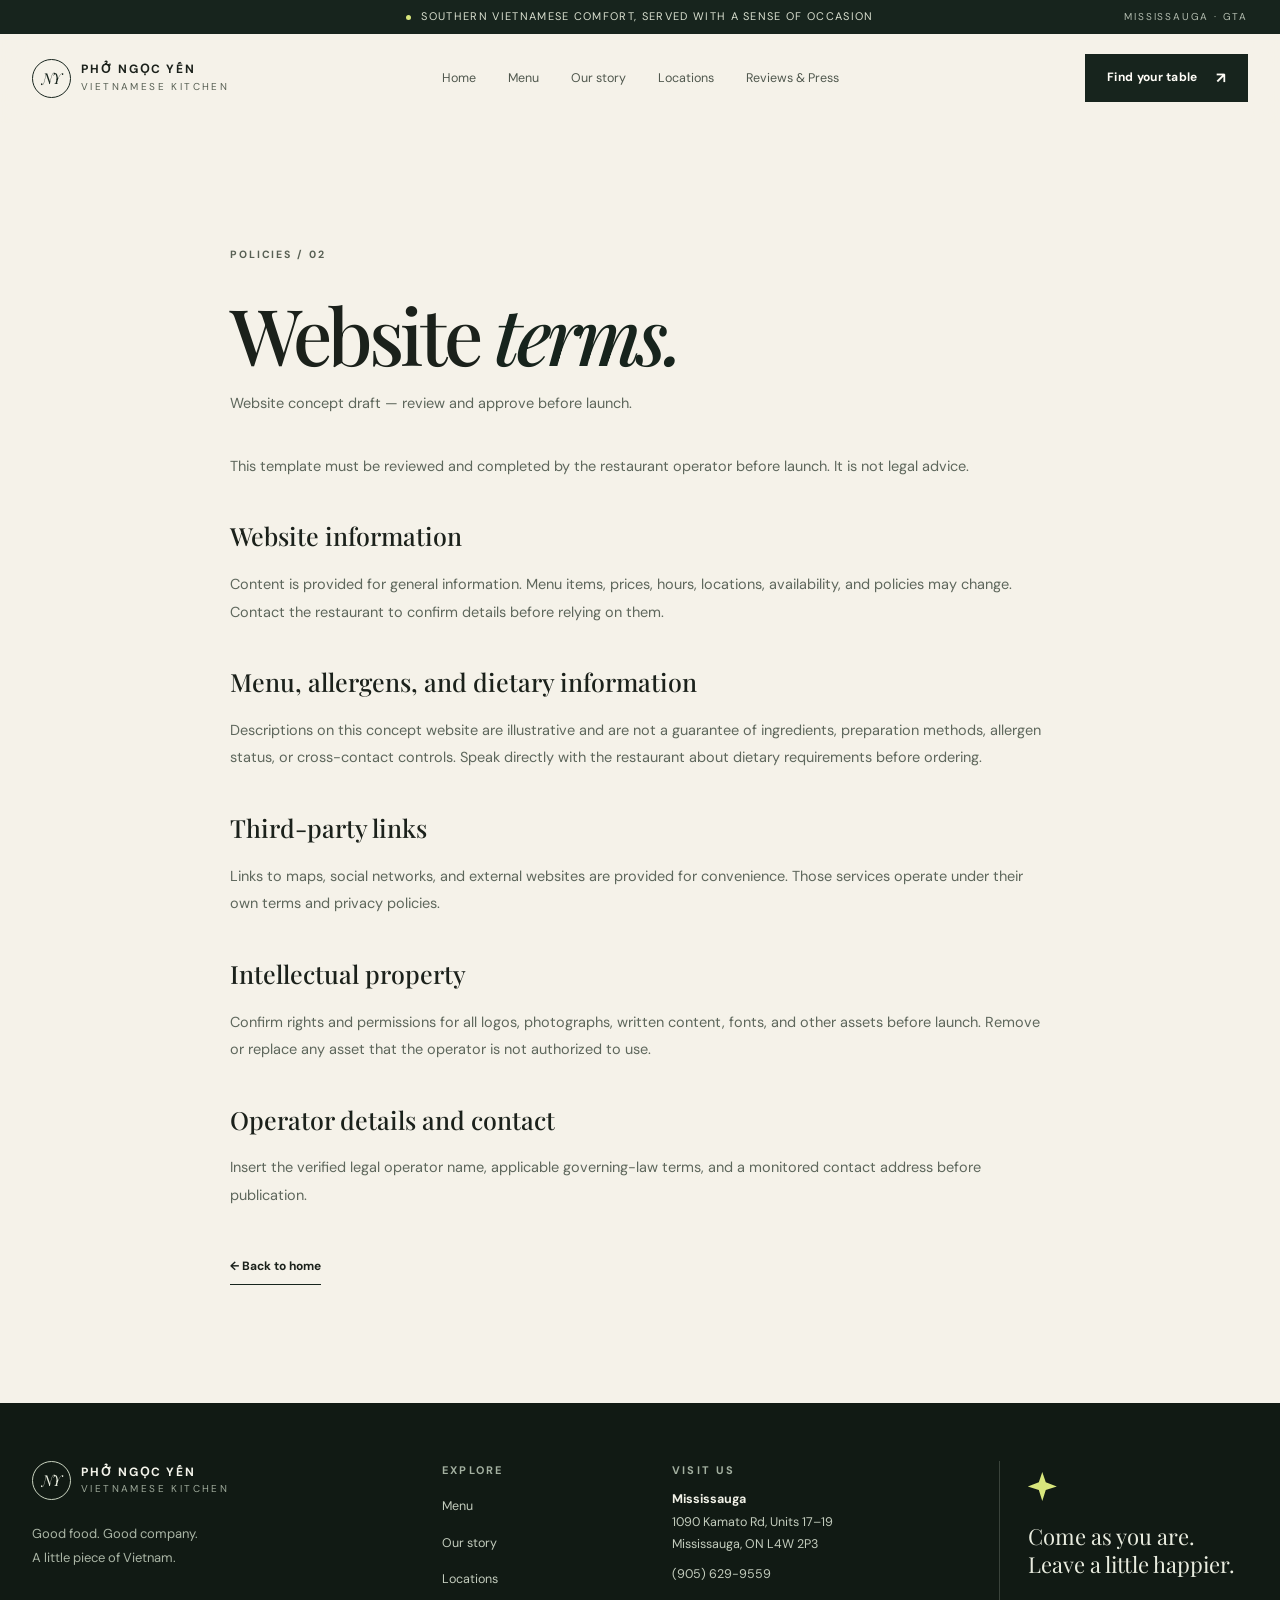
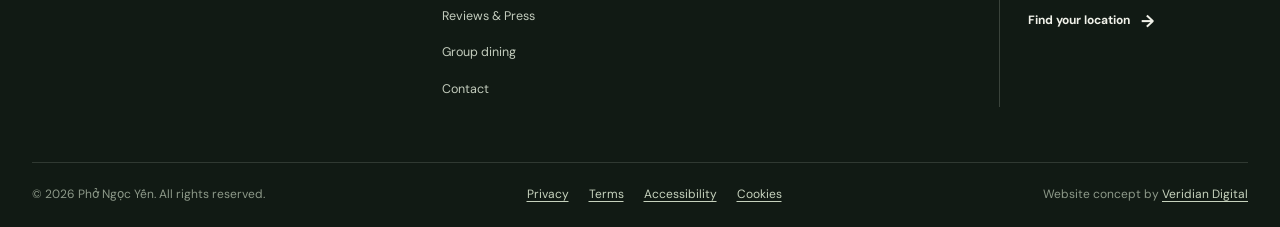
<file: terms.html>
<!doctype html>
<html lang="en">
<head>
<meta charset="utf-8">
<meta name="viewport" content="width=device-width, initial-scale=1">
<meta name="theme-color" content="#17241d">
<title>Website Terms | Pho Ngoc Yen</title>
<meta name="description" content="Website terms draft for the Pho Ngoc Yen website. Review and approve before launch.">
<link rel="canonical" href="https://YOUR-DOMAIN.example/terms.html">
<meta property="og:site_name" content="Phở Ngọc Yến">
<meta property="og:type" content="website">
<meta property="og:title" content="Website Terms | Pho Ngoc Yen">
<meta property="og:description" content="Website terms draft for the Pho Ngoc Yen website. Review and approve before launch.">
<meta property="og:url" content="https://YOUR-DOMAIN.example/terms.html">
<meta property="og:image" content="https://YOUR-DOMAIN.example/assets/og-image.jpg">
<meta property="og:image:width" content="1200">
<meta property="og:image:height" content="630">
<meta name="twitter:card" content="summary_large_image">
<link rel="icon" type="image/png" href="favicon-96x96.png" sizes="96x96">
<link rel="icon" type="image/svg+xml" href="favicon.svg">
<link rel="shortcut icon" href="favicon.ico">
<link rel="apple-touch-icon" sizes="180x180" href="apple-touch-icon.png">
<link rel="manifest" href="site.webmanifest">
<link rel="preconnect" href="https://fonts.googleapis.com">
<link rel="preconnect" href="https://fonts.gstatic.com" crossorigin>
<link href="https://fonts.googleapis.com/css2?family=DM+Sans:wght@400;500;600;700&family=Playfair+Display:wght@500;600;700&display=swap" rel="stylesheet">
<link rel="stylesheet" href="assets/css/styles.css">
<link rel="stylesheet" href="assets/css/pho-loader.css">
<script>
  /* Mark JS availability (reveal animations are opt-in) and show the page-transition loader only after an internal navigation. */
  (function () {
    var root = document.documentElement;
    root.classList.add("js");
    try {
      var key = "pho-ngoc-yen-transition";
      var raw = sessionStorage.getItem(key);
      if (!raw) return;
      var t = JSON.parse(raw);
      sessionStorage.removeItem(key);
      if (!t || t.to !== location.pathname || Date.now() - t.at > 6000) return;
      root.classList.add("pho-loader-entry");
      window.setTimeout(function () { root.classList.remove("pho-loader-entry"); }, 1800);
    } catch (e) {}
  })();
  </script>
<script defer src="assets/js/app.js"></script>
<script defer src="assets/js/pho-loader.js"></script>
</head>
<body>
<div class="pho-loader" data-pho-loader role="status" aria-live="polite" aria-label="Preparing your next page" aria-hidden="true"><div class="pho-loader__grain" aria-hidden="true"></div><div class="pho-loader__content"><div class="pho-loader__art" aria-hidden="true"><svg class="pho-loader__illustration" viewBox="0 0 360 280" xmlns="http://www.w3.org/2000/svg" focusable="false"><defs><linearGradient id="pho-bowl-glaze" x1="0" y1="0" x2="1" y2="1"><stop offset="0" stop-color="#fffdf7"/><stop offset=".55" stop-color="#e8e1d1"/><stop offset="1" stop-color="#cfc7b4"/></linearGradient><linearGradient id="pho-broth" x1="0" y1="0" x2="0" y2="1"><stop offset="0" stop-color="#b8793f"/><stop offset="1" stop-color="#75472c"/></linearGradient><clipPath id="pho-bowl-interior"><ellipse cx="180" cy="157" rx="104" ry="27"/></clipPath></defs><ellipse class="pho-loader__shadow" cx="180" cy="229" rx="95" ry="13"/><g class="pho-loader__steam-group" fill="none" stroke="#9aa887" stroke-linecap="round" stroke-width="3.5"><path class="pho-loader__steam pho-loader__steam--one" d="M143 128 C126 111 153 101 141 82 C135 72 137 66 143 59"/><path class="pho-loader__steam pho-loader__steam--two" d="M179 122 C164 106 190 94 178 77 C171 67 176 59 182 52"/><path class="pho-loader__steam pho-loader__steam--three" d="M215 128 C201 111 225 101 214 86 C207 77 211 68 218 63"/></g><g class="pho-loader__chopsticks" stroke="#6b4b31" stroke-linecap="round" stroke-width="4"><path d="M226 77 L274 133"/><path d="M238 70 L284 126"/></g><g class="pho-loader__ingredients"><path class="pho-loader__noodle" d="M106 151 C122 130 141 173 159 148 S193 132 208 151 S239 170 254 147"/><path class="pho-loader__noodle" d="M111 158 C130 138 143 177 166 157 S198 140 216 158 S239 171 248 157"/><path class="pho-loader__noodle" d="M124 145 C139 166 156 135 174 151 S205 169 225 145"/><ellipse cx="151" cy="145" rx="15" ry="8" fill="#8c4d36" transform="rotate(-24 151 145)"/><ellipse cx="205" cy="144" rx="16" ry="8" fill="#a45e42" transform="rotate(17 205 144)"/><g class="pho-loader__herbs" fill="#5b7b4b"><ellipse cx="137" cy="138" rx="5" ry="10" transform="rotate(-42 137 138)"/><ellipse cx="163" cy="132" rx="5" ry="11" transform="rotate(24 163 132)"/><ellipse cx="191" cy="135" rx="5" ry="10" transform="rotate(-28 191 135)"/><ellipse cx="220" cy="140" rx="5" ry="10" transform="rotate(40 220 140)"/><ellipse cx="177" cy="145" rx="4" ry="9" transform="rotate(65 177 145)"/></g><g class="pho-loader__onion" fill="#d8e67c"><circle cx="145" cy="151" r="3.5"/><circle cx="184" cy="132" r="3.5"/><circle cx="218" cy="153" r="3.5"/><circle cx="169" cy="160" r="3"/></g><g fill="#f5f2e9" opacity=".9"><circle cx="125" cy="151" r="2"/><circle cx="235" cy="151" r="2"/><circle cx="194" cy="158" r="2"/></g></g><path class="pho-loader__broth" d="M76 157 C81 193 112 220 180 221 C248 220 279 193 284 157 C260 174 100 174 76 157Z"/><path class="pho-loader__bowl" d="M66 155 C75 204 115 234 180 234 C245 234 285 204 294 155 L279 157 C269 194 236 215 180 215 C124 215 91 194 81 157Z" fill="url(#pho-bowl-glaze)"/><ellipse class="pho-loader__rim" cx="180" cy="156" rx="114" ry="31" fill="#fffdf7" stroke="#d1c8b7" stroke-width="3"/><ellipse class="pho-loader__soup" cx="180" cy="157" rx="103" ry="24" fill="url(#pho-broth)"/><g clip-path="url(#pho-bowl-interior)"><g class="pho-loader__noodles-front" fill="none" stroke="#f0dfb9" stroke-linecap="round" stroke-width="3.2"><path d="M93 158 C115 139 133 174 156 155 S194 141 211 158 S240 170 263 151"/><path d="M100 166 C121 148 144 179 166 162 S204 149 224 166 S246 168 255 160"/><path d="M122 148 C143 167 159 144 181 155 S218 170 240 147"/></g></g><path d="M66 155 C75 204 115 234 180 234 C245 234 285 204 294 155" fill="none" stroke="#b8ad99" stroke-width="2"/><path d="M120 222 C148 233 212 233 240 222" fill="none" stroke="#d8e67c" stroke-width="2.5" opacity=".9"/></svg></div><p class="pho-loader__brand">PHỞ NGỌC YẾN</p><p class="pho-loader__caption">A bowl worth waiting for</p><span class="pho-loader__rule" aria-hidden="true"><span></span></span></div></div>
<a class="skip-link" href="#main">Skip to content</a>
<div class="announcement"><span class="announcement-dot" aria-hidden="true"></span><span class="announcement-text">Southern Vietnamese comfort, served with a sense of occasion</span><span class="announcement-right">MISSISSAUGA · GTA</span></div>
<header class="site-header" data-header>
<div class="header-inner">
<button class="menu-toggle" type="button" aria-expanded="false" aria-controls="primary-nav" aria-label="Open navigation"><span></span><span></span></button>
<a class="brand" href="index.html" aria-label="Pho Ngoc Yen home"><span class="brand-mark" aria-hidden="true">NY</span><span class="brand-wordmark"><strong>PHỞ NGỌC YẾN</strong><small>VIETNAMESE KITCHEN</small></span></a>
<nav class="nav" id="primary-nav" aria-label="Main navigation">
<a href="index.html">Home</a>
<a href="menu.html">Menu</a>
<a href="story.html">Our story</a>
<a href="locations.html">Locations</a>
<a href="reviews-press.html">Reviews &amp; Press</a>
</nav>
<a class="button button-dark header-cta" href="locations.html#mississauga">Find your table <span aria-hidden="true">↗︎</span></a>
</div>
</header>
<main id="main" class="legal-page section-pad">
<div class="container legal-container">
<span class="section-index">POLICIES / 02</span>
<h1>Website <em>terms.</em></h1>
<p class="legal-updated">Website concept draft — review and approve before launch.</p>
<p>This template must be reviewed and completed by the restaurant operator before launch. It is not legal advice.</p>
<h2>Website information</h2>
<p>Content is provided for general information. Menu items, prices, hours, locations, availability, and policies may change. Contact the restaurant to confirm details before relying on them.</p>
<h2>Menu, allergens, and dietary information</h2>
<p>Descriptions on this concept website are illustrative and are not a guarantee of ingredients, preparation methods, allergen status, or cross-contact controls. Speak directly with the restaurant about dietary requirements before ordering.</p>
<h2>Third-party links</h2>
<p>Links to maps, social networks, and external websites are provided for convenience. Those services operate under their own terms and privacy policies.</p>
<h2>Intellectual property</h2>
<p>Confirm rights and permissions for all logos, photographs, written content, fonts, and other assets before launch. Remove or replace any asset that the operator is not authorized to use.</p>
<h2>Operator details and contact</h2>
<p>Insert the verified legal operator name, applicable governing-law terms, and a monitored contact address before publication.</p>
<a class="underlined-link" href="index.html">← Back to home</a>
</div>
</main>
<footer class="site-footer">
<div class="container footer-main">
<div class="footer-brand">
<a class="brand brand-footer" href="index.html" aria-label="Pho Ngoc Yen home"><span class="brand-mark" aria-hidden="true">NY</span><span class="brand-wordmark"><strong>PHỞ NGỌC YẾN</strong><small>VIETNAMESE KITCHEN</small></span></a>
<p>Good food. Good company.<br>A little piece of Vietnam.</p>
</div>
<nav class="footer-column" aria-label="Footer navigation">
<span class="footer-heading">EXPLORE</span>
<a href="menu.html">Menu</a>
<a href="story.html">Our story</a>
<a href="locations.html">Locations</a>
<a href="reviews-press.html">Reviews &amp; Press</a>
<a href="group-dining.html">Group dining</a>
<a href="contact.html">Contact</a>
</nav>
<div class="footer-column">
<span class="footer-heading">VISIT US</span>
<strong>Mississauga</strong>
<span>1090 Kamato Rd, Units 17–19</span>
<span>Mississauga, ON L4W 2P3</span>
<a href="tel:+19056299559">(905) 629-9559</a>
</div>
<div class="footer-note">
<span class="footer-flower" aria-hidden="true"><span class="css-star"></span></span>
<p>Come as you are.<br>Leave a little happier.</p>
<a class="text-link light-link" href="locations.html">Find your location <span aria-hidden="true">→︎</span></a>
</div>
</div>
<div class="container footer-bottom powered">
<span>© <span data-year></span> Phở Ngọc Yến. All rights reserved.</span>
<div>
<a href="privacy.html">Privacy</a>
<a href="terms.html">Terms</a>
<a href="accessibility.html">Accessibility</a>
<a href="cookie-policy.html">Cookies</a>
</div>
<span class="powered">Website concept by <a href="https://ca.linkedin.com/company/veridiandigital" target="_blank" rel="noopener">Veridian Digital</a></span>
</div>
</footer>
</body>
</html>
</file>
<file: assets/css/styles.css>
/* Pho Ngoc Yen — visual system */

:root {
  --forest: #17241d;
  --forest-2: #23382d;
  --moss: #d8e67c;
  --moss-dark: #b8c75b;
  --paper: #f5f2e9;
  --paper-2: #ece8dd;
  --ink: #1b211b;
  --muted: #586054;
  --line: rgba(23,36,29,.18);
  --white: #fffdf7;
  --red: #bd4a35;
  --serif: "Playfair Display",Georgia,serif;
  --sans: "DM Sans",Arial,sans-serif;
  --container: 1240px;
  --ease: cubic-bezier(.2,.7,.2,1);
  --shadow: 0 22px 60px rgba(13,27,18,.12);
  --header-h: 74px;
}

* {
  box-sizing: border-box;
}

html {
  scroll-behavior: smooth;
  scroll-padding-top: calc(var(--header-h) + 16px);
  background: var(--paper);
  -webkit-text-size-adjust: 100%;
  text-size-adjust: 100%;
}

body {
  margin: 0;
  background: var(--paper);
  color: var(--ink);
  font-family: var(--sans);
  font-size: 15px;
  line-height: 1.65;
  -webkit-font-smoothing: antialiased;
}

html.nav-open {
  overflow: hidden;
  overscroll-behavior: none;
}

img {
  display: block;
  max-width: 100%;
  height: auto;
}

a {
  color: inherit;
  text-decoration: none;
}

button,
input,
textarea,
select {
  font: inherit;
}

button,
a,
input,
textarea,
select {
  -webkit-tap-highlight-color: transparent;
}

button:focus-visible,
a:focus-visible,
input:focus-visible,
textarea:focus-visible,
select:focus-visible {
  outline: 3px solid var(--red);
  outline-offset: 4px;
}

.hero :focus-visible,
.page-hero :focus-visible,
.press-hero :focus-visible,
.garden-section :focus-visible,
.visit-band :focus-visible,
.site-footer :focus-visible,
.error-page :focus-visible,
.press-card--feature :focus-visible,
.menu-bottom-note :focus-visible {
  outline-color: var(--moss);
}

::selection {
  background: var(--moss);
  color: var(--forest);
}

.container {
  width: min(var(--container),calc(100% - 64px));
  margin-inline: auto;
}

.skip-link {
  position: fixed;
  z-index: 2100;
  top: 12px;
  left: 12px;
  padding: 12px 18px;
  background: var(--moss);
  color: var(--forest);
  transform: translateY(-150%);
  border-radius: 2px;
}

.skip-link:focus {
  transform: translateY(0);
}

.sr-only {
  position: absolute;
  width: 1px;
  height: 1px;
  padding: 0;
  margin: -1px;
  overflow: hidden;
  clip: rect(0,0,0,0);
  white-space: nowrap;
  border: 0;
}

.announcement {
  background: var(--forest);
  color: #d9dfcf;
  display: flex;
  align-items: center;
  justify-content: center;
  gap: 10px;
  font-size: 11px;
  letter-spacing: .12em;
  text-transform: uppercase;
  position: relative;
  padding: 6px 18px;
  min-height: 34px;
  line-height: 1.4;
}

.announcement-dot {
  width: 5px;
  height: 5px;
  border-radius: 50%;
  background: var(--moss);
  display: inline-block;
}

.announcement-text {
  text-align: center;
}

.announcement-right {
  position: absolute;
  right: max(32px,calc((100% - var(--container))/2));
  color: #b2bcaf;
  font-size: 10px;
  letter-spacing: .18em;
}

.site-header {
  position: sticky;
  top: 0;
  z-index: 100;
  background: rgba(245,242,233,.96);
  backdrop-filter: blur(14px);
  border-bottom: 1px solid transparent;
  transition: box-shadow .3s,border-color .3s;
}

.site-header.is-scrolled {
  box-shadow: 0 8px 30px rgba(15,30,20,.08);
  border-color: var(--line);
}

.header-inner {
  width: min(var(--container),calc(100% - 64px));
  height: 88px;
  margin: auto;
  display: grid;
  grid-template-columns: 1fr auto 1fr;
  align-items: center;
  gap: 24px;
}

.brand {
  display: inline-flex;
  align-items: center;
  gap: 10px;
  width: max-content;
}

.brand-mark {
  width: 39px;
  height: 39px;
  display: grid;
  place-items: center;
  border: 1px solid var(--forest);
  border-radius: 50%;
  font-family: var(--serif);
  font-size: 15px;
  font-style: italic;
  color: var(--forest);
  letter-spacing: -.08em;
}

.brand-wordmark {
  display: flex;
  flex-direction: column;
  line-height: 1.15;
  gap: 4px;
}

.brand-wordmark strong {
  font-size: 12px;
  letter-spacing: .15em;
  font-weight: 700;
}

.brand-wordmark small {
  font-size: 10px;
  letter-spacing: .24em;
  color: var(--muted);
}

.nav {
  display: flex;
  align-items: center;
  gap: 32px;
}

.nav a {
  font-size: 12.5px;
  color: #50584e;
  position: relative;
  padding: 8px 0;
}

.nav a:after {
  content: "";
  position: absolute;
  bottom: 0;
  left: 0;
  width: 0;
  height: 1px;
  background: var(--forest);
  transition: width .25s;
}

.nav a:hover:after,
.nav a.active:after {
  width: 100%;
}

.nav a.active {
  color: var(--forest);
  font-weight: 700;
}

.header-cta {
  justify-self: end;
  white-space: nowrap;
}

.button {
  min-height: 48px;
  display: inline-flex;
  align-items: center;
  justify-content: center;
  gap: 18px;
  padding: 0 21px;
  border: 1px solid transparent;
  font-size: 12px;
  font-weight: 700;
  letter-spacing: .025em;
  transition: transform .25s var(--ease),background .25s,color .25s,border-color .25s;
  cursor: pointer;
}

.button span {
  font-size: 15px;
  transition: transform .25s;
}

.button:hover {
  transform: translateY(-2px);
}

.button:hover span {
  transform: translate(2px,-2px);
}

.button-dark {
  background: var(--forest);
  color: var(--white);
}

.button-dark:hover {
  background: var(--forest-2);
}

.button-lime {
  background: var(--moss);
  color: var(--forest);
}

.button-lime:hover {
  background: #e5ef9a;
}

.button-outline {
  border-color: var(--forest);
  background: transparent;
  color: var(--forest);
}

.button-outline:hover {
  background: var(--forest);
  color: var(--white);
}

.menu-toggle {
  display: none;
  background: transparent;
  border: 0;
  padding: 10px;
  align-items: center;
  justify-content: center;
  cursor: pointer;
  color: var(--forest);
}

.hero {
  min-height: clamp(690px, calc(100svh - 122px), 760px);
  background: var(--forest);
  color: var(--white);
  position: relative;
  overflow: hidden;
  isolation: isolate;
  padding-bottom: 84px;
}

.hero-image,
.hero-shade {
  position: absolute;
  inset: 0;
}

.hero-image {
  background-image: url("https://images.unsplash.com/photo-1569718212165-3a8278d5f624?auto=format&fit=crop&w=1800&q=78");
  background-position: center 54%;
  background-size: cover;
  z-index: -2;
  animation: hero-zoom 15s ease-out both;
}

.hero-shade {
  z-index: -1;
  background: linear-gradient(90deg,rgba(13,27,19,.88) 0%,rgba(13,27,19,.72) 36%,rgba(13,27,19,.18) 74%,rgba(13,27,19,.15) 100%),linear-gradient(0deg,rgba(12,22,15,.35),transparent 45%);
}

.hero-content {
  padding-top: 116px;
  position: relative;
  z-index: 1;
}

.eyebrow {
  display: flex;
  align-items: center;
  gap: 11px;
  font-size: 11px;
  letter-spacing: .18em;
  text-transform: uppercase;
  font-weight: 700;
  color: var(--forest);
  margin: 0 0 25px;
}

.eyebrow-line {
  width: 28px;
  height: 1px;
  background: currentColor;
  display: inline-block;
  opacity: .7;
}

.light-eyebrow {
  color: #dce5d1;
}

.hero h1,
.page-hero h1 {
  font-family: var(--serif);
  font-weight: 500;
  font-size: clamp(54px,7vw,94px);
  letter-spacing: -.055em;
  line-height: .99;
  margin: 0 0 28px;
  max-width: 790px;
}

.hero h1 em,
.page-hero h1 em,
.section-heading h2 em,
.intro-copy h2 em,
.garden-content h2 em,
.values-title h2 em,
.visit-band h2 em,
.menu-intro h2 em,
.story-main-copy h2 em,
.visit-info-grid h2 em,
.contact-copy h2 em {
  font-weight: 500;
  color: var(--moss);
  font-style: italic;
}

.hero-copy {
  max-width: 425px;
  font-size: 14.5px;
  line-height: 1.8;
  color: #e1e5dc;
  margin: 0 0 32px;
}

.hero-actions {
  display: flex;
  align-items: center;
  gap: 27px;
}

.text-link {
  font-size: 12px;
  font-weight: 700;
  display: inline-flex;
  align-items: center;
  gap: 11px;
  min-height: 44px;
}

.text-link span {
  font-size: 17px;
}

.light-link {
  color: #f0f1e9;
}

.hero-footnote {
  display: flex;
  align-items: center;
  gap: 10px;
  color: #c1cbbd;
  font-size: 12px;
  letter-spacing: .06em;
  margin-top: 70px;
}

.tiny-star {
  color: var(--moss);
  font-size: 17px;
}

.hero-side-note {
  position: absolute;
  right: 28px;
  top: 50%;
  writing-mode: vertical-rl;
  transform: translateY(-50%);
  font-size: 10px;
  letter-spacing: .2em;
  color: rgba(255,255,255,.7);
}

.hero-pagination {
  position: absolute;
  bottom: 36px;
  right: max(32px,calc((100% - var(--container))/2));
  display: flex;
  gap: 7px;
}

.hero-pagination span {
  width: 18px;
  height: 2px;
  background: rgba(255,255,255,.4);
}

.hero-pagination .pagination-active {
  width: 42px;
  background: var(--moss);
}

.section-pad {
  padding: 118px 0;
}

.intro-section {
  background: var(--paper);
}

.intro-grid {
  display: grid;
  grid-template-columns: 100px 1fr 42%;
  gap: 48px;
  align-items: center;
}

.intro-label {
  height: 100%;
  display: flex;
  flex-direction: column;
  align-items: flex-start;
  gap: 24px;
}

.section-index {
  font-size: 10.5px;
  letter-spacing: .18em;
  color: #586054;
  font-weight: 700;
  text-transform: uppercase;
}

.vertical-rule {
  width: 1px;
  height: 85px;
  background: var(--line);
  margin-left: 4px;
}

.side-label {
  writing-mode: vertical-rl;
  transform: rotate(180deg);
  font-size: 10px;
  text-transform: uppercase;
  letter-spacing: .2em;
  color: #586054;
}

.intro-copy {
  padding: 15px 0 15px 0;
}

.intro-copy h2,
.section-heading h2,
.values-title h2,
.menu-intro h2,
.story-main-copy h2,
.visit-info-grid h2,
.contact-copy h2 {
  font-family: var(--serif);
  font-size: clamp(42px,5vw,67px);
  font-weight: 500;
  letter-spacing: -.05em;
  line-height: 1.04;
  margin: 0 0 26px;
}

.intro-copy h2 em,
.section-heading h2 em,
.values-title h2 em,
.menu-intro h2 em,
.story-main-copy h2 em,
.visit-info-grid h2 em,
.contact-copy h2 em,
.legal-container h1 em {
  color: var(--forest);
}

.large-copy {
  font-size: 15px;
  line-height: 1.9;
  color: #535b51;
  max-width: 490px;
  margin: 0 0 28px;
}

.underlined-link {
  display: inline-flex;
  align-items: center;
  gap: 14px;
  border-bottom: 1px solid var(--forest);
  padding: 8px 0 7px;
  font-size: 12px;
  font-weight: 700;
}

.underlined-link span {
  font-size: 15px;
  transition: transform .2s;
}

.underlined-link:hover span {
  transform: translate(3px,-3px);
}

.intro-image-wrap {
  position: relative;
  padding: 0 0 38px 30px;
}

.intro-image-wrap:before {
  content: "";
  position: absolute;
  left: 0;
  top: 30px;
  bottom: 0;
  width: 55%;
  border: 1px solid #c7cbb5;
}

.intro-image-wrap img {
  position: relative;
  z-index: 1;
  width: 100%;
  height: 435px;
  object-fit: cover;
}

.image-stamp {
  position: absolute;
  z-index: 2;
  bottom: 0;
  left: 0;
  width: 150px;
  height: 150px;
  background: var(--moss);
  display: flex;
  flex-direction: column;
  justify-content: center;
  align-items: center;
  text-align: center;
  line-height: 1.15;
  transform: rotate(-5deg);
  box-shadow: var(--shadow);
}

.image-stamp span {
  font-size: 10px;
  letter-spacing: .2em;
  margin-bottom: 9px;
}

.image-stamp strong {
  font-family: var(--serif);
  font-size: 21px;
  font-weight: 500;
}

.image-stamp i {
  font-size: 18px;
  font-style: normal;
  margin-top: 7px;
}

.signature-section {
  background: var(--paper-2);
}

.section-heading {
  display: flex;
  align-items: flex-end;
  justify-content: space-between;
  gap: 40px;
  margin-bottom: 48px;
}

.section-heading .eyebrow {
  margin-bottom: 18px;
}

.section-heading h2 {
  margin-bottom: 0;
}

.heading-aside {
  max-width: 280px;
  font-size: 13px;
  color: #586054;
  line-height: 1.8;
  margin: 0 0 7px;
}

.dish-grid {
  display: grid;
  grid-template-columns: repeat(3,1fr);
  gap: 22px;
}

.dish-card {
  min-width: 0;
}

.dish-photo {
  height: 325px;
  position: relative;
  overflow: hidden;
  background: #d4d4c8;
}

.dish-photo img {
  width: 100%;
  height: 100%;
  object-fit: cover;
  transition: transform .8s var(--ease);
  filter: saturate(.86);
}

.dish-card:hover .dish-photo img {
  transform: scale(1.045);
}

.dish-number {
  position: absolute;
  left: 16px;
  top: 16px;
  width: 36px;
  height: 36px;
  border-radius: 50%;
  display: grid;
  place-items: center;
  background: var(--moss);
  font-size: 11px;
  font-weight: 700;
}

.dish-meta {
  display: flex;
  justify-content: space-between;
  gap: 10px;
  margin: 21px 0 8px;
  font-size: 10.5px;
  letter-spacing: .15em;
  font-weight: 700;
  color: #586054;
}

.dish-card h3 {
  font-family: var(--serif);
  font-size: 25px;
  font-weight: 500;
  letter-spacing: -.025em;
  margin: 0 0 9px;
}

.dish-card p {
  font-size: 13px;
  color: #586054;
  line-height: 1.8;
  margin: 0;
  max-width: 330px;
}

.center-cta {
  text-align: center;
  margin-top: 50px;
}

.garden-section {
  position: relative;
  background: var(--forest);
  color: var(--white);
  overflow: hidden;
  isolation: isolate;
  min-height: 630px;
  display: flex;
  align-items: flex-start;
  padding: 80px 0 96px;
}

.garden-image {
  position: absolute;
  inset: 0;
  background: url("https://images.unsplash.com/photo-1552566626-52f8b828add9?auto=format&fit=crop&w=1800&q=78") center 52%/cover no-repeat;
  z-index: -2;
}

.garden-section:before {
  content: "";
  position: absolute;
  inset: 0;
  background: linear-gradient(90deg,rgba(17,35,24,.9),rgba(17,35,24,.67) 42%,rgba(17,35,24,.05));
  z-index: -1;
}

.light-index {
  color: #aeb9a9;
}

.garden-content .eyebrow {
  margin: 28px 0 20px;
}

.garden-content h2,
.visit-band h2 {
  font-family: var(--serif);
  font-size: clamp(48px,5.7vw,75px);
  font-weight: 500;
  letter-spacing: -.05em;
  line-height: 1;
  margin: 0 0 25px;
}

.garden-content p:not(.eyebrow) {
  max-width: 360px;
  color: #d8dfd4;
  font-size: 14px;
  line-height: 1.9;
  margin: 0 0 29px;
}

.garden-caption {
  position: absolute;
  bottom: 29px;
  right: max(32px,calc((100% - var(--container))/2));
  font-size: 10px;
  letter-spacing: .18em;
  color: #d5ded0;
}

.values-section {
  background: var(--paper);
}

.values-grid {
  display: grid;
  grid-template-columns: .8fr 1.2fr;
  gap: 100px;
}

.values-title .eyebrow {
  margin: 28px 0 20px;
}

.values-title h2 {
  margin: 0;
}

.value-list {
  border-top: 1px solid var(--line);
}

.value-item {
  display: grid;
  grid-template-columns: 42px 1fr 20px;
  gap: 18px;
  padding: 28px 0;
  border-bottom: 1px solid var(--line);
  align-items: start;
}

.value-icon {
  width: 36px;
  height: 36px;
  border: 1px solid #b6bdab;
  border-radius: 50%;
  display: grid;
  place-items: center;
  color: var(--forest);
  font-size: 16px;
}

.value-item h3 {
  font-family: var(--serif);
  font-size: 22px;
  font-weight: 500;
  margin: 0 0 6px;
}

.value-item p {
  font-size: 13px;
  color: #586054;
  line-height: 1.8;
  margin: 0;
  max-width: 430px;
}

.value-arrow {
  font-size: 15px;
  color: #586054;
  font-variant-emoji: text;
  background: transparent;
  -webkit-appearance: none;
  appearance: none;
}

.button .value-arrow,
.text-link .value-arrow,
.underlined-link .value-arrow {
  color: inherit;
}

.visit-band {
  background: var(--forest);
  color: var(--white);
  padding: 85px 0;
  overflow: hidden;
}

.visit-band-inner {
  display: flex;
  align-items: center;
  justify-content: space-between;
  position: relative;
  gap: 50px;
}

.visit-band h2 {
  font-size: clamp(45px,5.4vw,70px);
  margin: 23px 0 0;
}

.visit-band-action {
  max-width: 300px;
  position: relative;
  z-index: 1;
}

.visit-band-action p {
  font-size: 13.5px;
  color: #c7d0c4;
  line-height: 1.9;
  margin: 0 0 24px;
}

.band-flower {
  position: absolute;
  right: 24%;
  top: -95px;
  font-size: 210px;
  color: rgba(216,230,124,.08);
  line-height: 1;
  pointer-events: none;
}

.site-footer {
  background: #111a14;
  color: #e9ecdf;
  padding: 58px 0 0;
}

.footer-main {
  display: grid;
  grid-template-columns: 1.3fr .65fr 1fr .9fr;
  gap: 50px;
  padding-bottom: 55px;
}

.brand-footer .brand-mark {
  border-color: #c8d2bf;
  color: #e9ecdf;
}

.brand-footer .brand-wordmark strong {
  color: #f4f4eb;
}

.brand-footer .brand-wordmark small {
  color: #9ea99a;
}

.footer-brand> p {
  font-size: 13px;
  color: #aab5a5;
  line-height: 1.9;
  margin: 22px 0 0;
}

.footer-column {
  display: flex;
  flex-direction: column;
  align-items: flex-start;
  gap: 2px;
  font-size: 12.5px;
  color: #c3ccbd;
}

.footer-heading {
  font-size: 11px;
  letter-spacing: .2em;
  color: #a3b0a0;
  font-weight: 700;
  margin-bottom: 8px;
}

.footer-column strong {
  font-size: 12.5px;
  color: #f1f1e7;
}

.footer-column a:hover,
.footer-bottom a:hover {
  color: var(--moss);
}

.footer-column a,
.footer-bottom a {
  display: inline-block;
  padding: 7px 0;
}

.footer-note {
  border-left: 1px solid rgba(225,235,217,.2);
  padding-left: 28px;
}

.footer-flower {
  font-size: 29px;
  color: var(--moss);
}

.footer-note p {
  font-family: var(--serif);
  font-size: 22px;
  line-height: 1.3;
  margin: 13px 0 20px;
}

.footer-bottom {
  min-height: 65px;
  border-top: 1px solid rgba(225,235,217,.15);
  display: flex;
  align-items: center;
  justify-content: space-between;
  gap: 18px;
  font-size: 12px;
  color: #8d9989;
}

.footer-bottom> div {
  display: flex;
  gap: 20px;
}

.powered a {
  text-decoration: underline;
  text-underline-offset: 3px;
  color: #c6d2bd;
}

.page-hero {
  position: relative;
  isolation: isolate;
  display: flex;
  align-items: center;
  overflow: hidden;
  background: var(--forest);
  color: var(--white);
  min-height: 480px;
  padding: 56px 0;
}

.page-hero-bg {
  position: absolute;
  inset: 0;
  z-index: -2;
  background-position: center;
  background-size: cover;
}

.page-hero:after {
  content: "";
  position: absolute;
  inset: 0;
  z-index: -1;
  background: linear-gradient(90deg,rgba(14,30,20,.88),rgba(14,30,20,.45) 60%,rgba(14,30,20,.1));
}

.menu-hero .page-hero-bg {
  background-image: url("https://images.unsplash.com/photo-1555126634-323283e090fa?auto=format&fit=crop&w=1800&q=78");
}

.story-hero .page-hero-bg {
  background-image: url("https://images.unsplash.com/photo-1552566626-52f8b828add9?auto=format&fit=crop&w=1800&q=78");
}

.locations-hero .page-hero-bg {
  background-image: url("https://images.unsplash.com/photo-1517248135467-4c7edcad34c4?auto=format&fit=crop&w=1800&q=78");
}

.contact-hero .page-hero-bg {
  background-image: url("https://images.unsplash.com/photo-1414235077428-338989a2e8c0?auto=format&fit=crop&w=1800&q=78");
}

.page-hero-content {
  padding-top: 12px;
}

.page-hero h1 {
  font-size: clamp(55px,7vw,86px);
  margin-bottom: 22px;
}

.page-hero-content> p:last-child {
  font-size: 14.5px;
  color: #e0e7dc;
  max-width: 430px;
  margin: 0;
  line-height: 1.8;
}

.menu-intro {
  padding-bottom: 70px;
}

.menu-intro-grid {
  display: grid;
  grid-template-columns: 1fr 1fr;
  gap: 80px;
  align-items: end;
}

.menu-intro h2 {
  margin: 24px 0 0;
}

.menu-browser {
  padding-top: 0;
}

.menu-toolbar {
  display: flex;
  justify-content: space-between;
  align-items: center;
  gap: 20px;
  padding-bottom: 22px;
  border-bottom: 1px solid var(--line);
}

.menu-tabs {
  display: flex;
  gap: 6px;
  flex-wrap: wrap;
}

.menu-tab {
  border: 1px solid transparent;
  background: transparent;
  padding: 11px 14px;
  font-size: 12px;
  color: #646b60;
  cursor: pointer;
  transition: background .2s,color .2s,border .2s;
  min-height: 40px;
}

.menu-tab:hover,
.menu-tab.active {
  background: var(--forest);
  color: var(--white);
}

.menu-search {
  width: 225px;
  display: flex;
  align-items: center;
  border-bottom: 1px solid #aab1a4;
  gap: 10px;
}

.menu-search input {
  width: 100%;
  min-width: 0;
  border: 0;
  background: transparent;
  padding: 10px 0;
  color: var(--ink);
  outline: none;
  font-size: 14px;
}

.menu-search input:focus-visible {
  outline: 2px solid var(--red);
  outline-offset: 2px;
}

.menu-search> span {
  font-size: 20px;
  color: #60695e;
}

.menu-note {
  font-size: 12px;
  color: #586054;
  display: flex;
  gap: 10px;
  align-items: flex-start;
  margin: 20px 0 32px;
}

.menu-note span {
  color: #66742f;
  font-size: 15px;
}

.menu-count {
  font-size: 12px;
  color: #586054;
  margin: 0 0 14px;
}

.menu-grid {
  display: grid;
  grid-template-columns: repeat(3,1fr);
  gap: 14px;
}

.menu-item {
  background: #eeece2;
  border: 1px solid rgba(23,36,29,.06);
  padding: 27px 25px 24px;
  min-height: 245px;
  display: flex;
  flex-direction: column;
  transition: transform .25s var(--ease),background .25s;
}

.menu-item:hover {
  transform: translateY(-4px);
  background: #e8e9d9;
}

.menu-item[hidden] {
  display: none;
}

.menu-item-top {
  display: flex;
  justify-content: space-between;
  gap: 12px;
  align-items: center;
}

.menu-category {
  font-size: 10.5px;
  letter-spacing: .15em;
  font-weight: 700;
  color: #586054;
}

.menu-symbol {
  font-family: var(--serif);
  font-size: 15px;
  color: #626a4c;
}

.menu-item h3 {
  font-family: var(--serif);
  font-size: 23px;
  font-weight: 500;
  line-height: 1.25;
  margin: 25px 0 9px;
}

.menu-item p {
  font-size: 13px;
  color: #586054;
  line-height: 1.8;
  margin: 0 0 20px;
}

.menu-item-foot {
  margin-top: auto;
  border-top: 1px solid var(--line);
  padding-top: 12px;
  font-size: 11.5px;
  color: #586054;
}

.menu-empty {
  padding: 55px;
  text-align: center;
  color: #586054;
}

.menu-bottom-note {
  margin-top: 45px;
  padding: 28px;
  background: var(--forest);
  color: var(--white);
  display: grid;
  grid-template-columns: 45px 1fr auto;
  align-items: center;
  gap: 18px;
}

.note-flower {
  font-size: 28px;
  color: var(--moss);
}

.menu-bottom-note strong {
  font-family: var(--serif);
  font-size: 20px;
  font-weight: 500;
}

.menu-bottom-note p {
  font-size: 12.5px;
  color: #c2ccbd;
  margin: 5px 0 0;
  max-width: 570px;
}

.menu-bottom-note .underlined-link {
  color: var(--white);
  border-color: #b9c6ae;
  white-space: nowrap;
}

.story-opening-grid {
  display: grid;
  grid-template-columns: .65fr 1.35fr;
  gap: 100px;
}

.story-aside {
  display: flex;
  flex-direction: column;
  align-items: flex-start;
}

.story-aside-mark {
  font-size: 85px;
  line-height: 1;
  color: #b6c36e;
  margin-top: 65px;
}

.story-aside p {
  font-family: var(--serif);
  font-size: 26px;
  line-height: 1.3;
  margin: 15px 0;
}

.story-main-copy .eyebrow {
  margin-bottom: 23px;
}

.story-main-copy h2 {
  margin-bottom: 26px;
}

.story-main-copy> p:not(.eyebrow) {
  font-size: 14px;
  line-height: 1.95;
  color: #626a5f;
  max-width: 680px;
}

.story-main-copy .large-copy {
  font-size: 16px;
  color: #4e574d;
}

.story-main-copy .signature-script {
  font-family: var(--serif);
  font-style: italic;
  font-size: 23px!important;
  color: var(--forest)!important;
  margin-top: 35px;
}

.story-image-break {
  height: 520px;
  position: relative;
  overflow: hidden;
  background: var(--forest);
}

.story-image-break img {
  width: 100%;
  height: 100%;
  object-fit: cover;
  filter: brightness(.7);
}

.philosophy-section {
  background: var(--paper-2);
}

.philosophy-grid {
  display: grid;
  grid-template-columns: repeat(3,1fr);
  gap: 18px;
}

.philosophy-card {
  background: var(--paper);
  padding: 27px 28px 31px;
  min-height: 260px;
  position: relative;
}

.philosophy-card> span {
  position: absolute;
  right: 23px;
  top: 22px;
  font-size: 11px;
  color: #586054;
  letter-spacing: .15em;
}

.philosophy-icon {
  font-size: 32px;
  color: #66742f;
  margin: 14px 0 20px;
}

.philosophy-card h3 {
  font-family: var(--serif);
  font-size: 23px;
  font-weight: 500;
  margin: 0 0 10px;
}

.philosophy-card p {
  font-size: 13px;
  color: #586054;
  line-height: 1.9;
  margin: 0;
}

.locations-section {
  padding-bottom: 90px;
}

.location-grid {
  display: grid;
  grid-template-columns: repeat(2,1fr);
  gap: 22px;
}

.location-card {
  background: #eeece2;
  border: 1px solid rgba(23,36,29,.08);
  min-width: 0;
}

.location-featured {
  grid-column: span 2;
  display: grid;
  grid-template-columns: 1fr 1fr;
}

.location-card-image {
  height: 210px;
  position: relative;
  background-size: cover;
  background-position: center;
}

.location-featured .location-card-image {
  height: 100%;
  min-height: 370px;
}

.mississauga-image {
  background-image: linear-gradient(0deg,rgba(19,36,25,.1),rgba(19,36,25,.1)),url("https://images.unsplash.com/photo-1517248135467-4c7edcad34c4?auto=format&fit=crop&w=1000&q=78");
}

.etobicoke-image {
  background-image: url("https://images.unsplash.com/photo-1414235077428-338989a2e8c0?auto=format&fit=crop&w=1000&q=78");
}

.toronto-image {
  background-image: url("https://images.unsplash.com/photo-1552566626-52f8b828add9?auto=format&fit=crop&w=1000&q=78");
}

.location-badge {
  position: absolute;
  left: 18px;
  top: 18px;
  padding: 9px 11px;
  background: var(--moss);
  font-size: 10px;
  letter-spacing: .13em;
  font-weight: 700;
}

.muted-badge {
  background: #f5f2e9;
}

.location-card-body {
  padding: 28px;
}

.location-number {
  font-size: 10.5px;
  letter-spacing: .17em;
  color: #586054;
  font-weight: 700;
}

.location-card h3 {
  font-family: var(--serif);
  font-size: 30px;
  font-weight: 500;
  margin: 12px 0;
}

.location-card p {
  font-size: 13px;
  color: #586054;
  line-height: 1.85;
  margin: 0 0 22px;
}

.location-actions {
  display: flex;
  align-items: center;
  gap: 20px;
  flex-wrap: wrap;
}

.location-actions .button {
  min-height: 43px;
}

.phone-link {
  font-size: 12.5px;
  font-weight: 700;
  padding: 12px 0;
  display: inline-block;
}

.location-details {
  display: flex;
  gap: 18px;
  flex-wrap: wrap;
  border-top: 1px solid var(--line);
  margin-top: 22px;
  padding-top: 15px;
}

.location-details span {
  font-size: 11.5px;
  color: #586054;
}

.location-details i {
  font-style: normal;
  color: #66742f;
  margin-right: 4px;
}

.visit-info-section {
  background: var(--paper-2);
}

.visit-info-grid {
  display: grid;
  grid-template-columns: .8fr 1.2fr;
  gap: 100px;
}

.visit-info-grid .eyebrow {
  margin: 25px 0;
}

.visit-info-list {
  border-top: 1px solid var(--line);
}

.visit-info {
  display: grid;
  grid-template-columns: 45px 1fr;
  gap: 20px;
  padding: 25px 0;
  border-bottom: 1px solid var(--line);
}

.visit-info-icon .icon-svg {
  width: 15px;
  height: 15px;
  color: #6d7569;
  font-size: 15px;
}

.visit-info h3 {
  font-family: var(--serif);
  font-size: 22px;
  font-weight: 500;
  margin: 0 0 7px;
}

.visit-info p {
  font-size: 13px;
  line-height: 1.9;
  color: #586054;
  margin: 0;
  max-width: 550px;
}

.contact-section {
  background: var(--paper);
}

.contact-grid {
  display: grid;
  grid-template-columns: 1fr .85fr;
  gap: 95px;
  align-items: start;
}

.contact-copy .eyebrow {
  margin: 28px 0 20px;
}

.contact-copy h2 {
  font-size: clamp(40px,4.7vw,60px);
  overflow-wrap: anywhere;
}

.contact-copy .large-copy {
  max-width: 490px;
}

.contact-detail {
  display: flex;
  gap: 16px;
  align-items: flex-start;
  border-top: 1px solid var(--line);
  padding: 18px 0;
}

.contact-detail-icon {
  width: 35px;
  height: 35px;
  border: 1px solid #b6c2aa;
  border-radius: 50%;
  display: grid;
  place-items: center;
  flex: none;
}

.contact-detail> div {
  display: flex;
  flex-direction: column;
  gap: 3px;
}

.contact-detail small {
  font-size: 10.5px;
  letter-spacing: .16em;
  color: #586054;
  font-weight: 700;
}

.contact-detail strong {
  font-size: 12px;
}

.contact-detail span:not(.contact-detail-icon) {
  font-size: 12px;
  color: #586054;
}

.contact-form-wrap {
  background: #ebe9df;
  padding: 34px;
}

.form-heading> span {
  font-size: 10.5px;
  letter-spacing: .18em;
  color: #586054;
  font-weight: 700;
}

.form-heading h3 {
  font-family: var(--serif);
  font-size: 30px;
  font-weight: 500;
  margin: 12px 0 8px;
}

.form-heading p {
  font-size: 13px;
  color: #586054;
  line-height: 1.8;
  margin: 0 0 25px;
}

.contact-form {
  display: flex;
  flex-direction: column;
  gap: 18px;
}

.form-row {
  display: flex;
  flex-direction: column;
  gap: 7px;
}

.form-row label {
  font-size: 12.5px;
  font-weight: 700;
  color: #353e34;
}

.form-row label span,
.consent-row span span {
  color: #a64030;
}

.form-row input,
.form-row textarea,
.form-row select {
  width: 100%;
  border: 1px solid #c5c8b9;
  border-radius: 0;
  background: #f9f7ef;
  padding: 13px 14px;
  color: #222b21;
  font-size: 14px;
  min-height: 48px;
  outline: none;
  transition: border-color .2s,box-shadow .2s;
}

.form-row input::placeholder,
.form-row textarea::placeholder {
  color: #858c80;
}

.form-row input:focus,
.form-row textarea:focus,
.form-row select:focus {
  border-color: var(--forest);
  box-shadow: 0 0 0 2px rgba(23,36,29,.08);
}

.form-row input[aria-invalid=true],
.form-row textarea[aria-invalid=true] {
  border-color: #a64030;
  box-shadow: 0 0 0 2px rgba(166,64,48,.12);
}

.form-row textarea {
  resize: vertical;
  min-height: 130px;
}

.consent-row {
  display: flex;
  align-items: flex-start;
  gap: 10px;
  font-size: 12px;
  line-height: 1.7;
  color: #60695e;
}

.consent-row input {
  margin-top: 4px;
  accent-color: var(--forest);
  flex: none;
  width: 24px;
  height: 24px;
}

.form-submit {
  width: 100%;
  justify-content: space-between;
}

.form-submit[disabled] {
  opacity: .6;
  cursor: not-allowed;
  transform: none;
}

.form-status {
  font-size: 13px;
  color: var(--forest);
  margin: 0;
}

.field-error {
  font-size: 12px;
  color: #a64030;
  margin: 0;
  min-height: 0;
}

.form-privacy {
  font-size: 12px;
  color: #586054;
  margin: 0;
}

.mailto-action {
  align-self: flex-start;
}

.legal-page {
  min-height: 70vh;
}

.legal-container {
  max-width: 820px;
}

.legal-container h1 {
  font-family: var(--serif);
  font-size: clamp(48px,7vw,78px);
  font-weight: 500;
  letter-spacing: -.05em;
  line-height: 1.05;
  margin: 28px 0 12px;
}

.legal-updated {
  font-size: 12px;
  color: #586054;
  margin-bottom: 35px;
}

.legal-container h2 {
  font-family: var(--serif);
  font-weight: 500;
  font-size: 25px;
  margin: 35px 0 8px;
}

.legal-container p {
  font-size: 14.5px;
  line-height: 1.9;
  color: #5e675c;
}

.legal-container .underlined-link {
  margin-top: 25px;
}

.error-page {
  min-height: 100svh;
  background: var(--forest);
  color: #fff;
  display: grid;
  place-items: center;
  padding: 30px;
}

.error-content {
  max-width: 700px;
  text-align: center;
}

.error-content .brand-mark {
  margin: 0 auto 35px;
  color: var(--moss);
  border-color: var(--moss);
}

.error-content .eyebrow {
  justify-content: center;
  color: #d7e2cc;
}

.error-content h1 {
  font-family: var(--serif);
  font-size: clamp(52px,8vw,85px);
  font-weight: 500;
  letter-spacing: -.05em;
  line-height: 1;
  margin: 25px 0;
}

.error-content h1 em {
  color: var(--moss);
}

.error-content> p:not(.eyebrow) {
  color: #c4d0bf;
  margin-bottom: 30px;
}

.js .reveal {
  opacity: 0;
  transform: translateY(22px);
  transition: opacity .7s var(--ease),transform .7s var(--ease);
}

.js .reveal.is-visible {
  opacity: 1;
  transform: translateY(0);
}

.dish-card:nth-child(2),
.value-item:nth-child(2),
.philosophy-card:nth-child(2) {
  transition-delay: .08s;
}

.dish-card:nth-child(3),
.value-item:nth-child(3),
.philosophy-card:nth-child(3) {
  transition-delay: .16s;
}

/* Mobile navigation visibility fix: keep the header/menu above page content.
   The mobile backdrop blur is disabled because it can create a containing
   block/stacking issue for fixed-position navigation on some browsers. */

/* Reviews & press additions; fluid layout avoids non-standard global zoom scaling. */

.reviews-section.section-pad {
  background: #f5f2e9;
  padding: clamp(64px,8vw,112px) 0;
}

.reviews-heading {
  display: flex;
  align-items: flex-end;
  justify-content: space-between;
  gap: 28px;
  margin-bottom: 38px;
}

.reviews-heading h2,
.press-heading h2 {
  font-family: var(--serif);
  font-size: clamp(38px,5vw,64px);
  line-height: 1.04;
  letter-spacing: -.045em;
  font-weight: 500;
  margin: 0;
}

.reviews-heading h2 em,
.press-heading h2 em {
  font-style: italic;
  color: var(--forest);
}

.reviews-summary {
  display: flex;
  align-items: center;
  gap: 12px;
  flex-wrap: wrap;
  color: #424a40;
  font-size: 12px;
}

.google-word {
  font-weight: 700;
  letter-spacing: -.03em;
  font-size: 15px;
  color: #4285f4;
}

.google-word span:nth-child(2) {
  color: #ea4335;
}

.google-word span:nth-child(3) {
  color: #fbbc05;
}

.google-word span:nth-child(4) {
  color: #4285f4;
}

.google-word span:nth-child(5) {
  color: #34a853;
}

.google-word span:nth-child(6) {
  color: #ea4335;
}

.review-grid {
  display: grid;
  grid-template-columns: repeat(3,minmax(0,1fr));
  gap: 18px;
}

.review-card {
  display: flex;
  flex-direction: column;
  min-width: 0;
  background: #fffdf8;
  border: 1px solid rgba(23,36,29,.12);
  padding: 26px;
  box-shadow: 0 8px 24px rgba(23,36,29,.045);
  height: 100%;
}

.review-card-top {
  display: flex;
  align-items: center;
  gap: 12px;
  margin-bottom: 14px;
}

.review-avatar {
  width: 42px;
  height: 42px;
  flex: 0 0 42px;
  display: grid;
  place-items: center;
  border-radius: 50%;
  background: #e8ebdc;
  color: #26372b;
  font-weight: 700;
  font-size: 13px;
}

.review-author {
  min-width: 0;
  flex: 1;
}

.review-author strong {
  display: block;
  font-size: 13px;
  line-height: 1.35;
}

.review-author small {
  display: block;
  color: #586054;
  font-size: 11px;
  line-height: 1.5;
  margin-top: 3px;
}

.review-source {
  font-size: 11px;
  color: #586054;
  white-space: nowrap;
}

.review-card .review-stars {
  margin-bottom: 12px;
}

.review-card blockquote {
  font-size: 13px;
  line-height: 1.85;
  color: #4e564b;
  margin: 0 0 20px;
  display: -webkit-box;
  -webkit-line-clamp: 6;
  -webkit-box-orient: vertical;
  overflow: hidden;
}

.review-card-foot {
  display: flex;
  justify-content: space-between;
  gap: 12px;
  align-items: center;
  border-top: 1px solid rgba(23,36,29,.1);
  padding-top: 13px;
  margin-top: auto;
  color: #586054;
  font-size: 11px;
}

.review-card-foot span:first-child {
  font-weight: 600;
  color: #56604f;
}

.reviews-cta {
  display: flex;
  justify-content: space-between;
  align-items: center;
  gap: 20px;
  margin-top: 28px;
}

.reviews-cta p {
  margin: 0;
  color: #62695f;
  font-size: 13px;
}

.press-section {
  background: #e9e7dc;
  padding: clamp(64px,8vw,112px) 0;
}

.press-heading {
  display: flex;
  justify-content: space-between;
  align-items: flex-end;
  gap: 28px;
  margin-bottom: 36px;
}

.press-heading p {
  max-width: 370px;
  color: #60675c;
  font-size: 13px;
  line-height: 1.8;
  margin: 0;
}

.press-grid {
  display: grid;
  grid-template-columns: 1.05fr 1fr 1fr;
  gap: 18px;
}

.press-card {
  position: relative;
  display: flex;
  flex-direction: column;
  justify-content: space-between;
  min-height: 260px;
  padding: 27px;
  background: #f8f6ef;
  border: 1px solid rgba(23,36,29,.14);
  overflow: hidden;
}

.press-card--feature {
  background: var(--forest);
  color: #f5f2e9;
}

.press-card-kicker {
  font-size: 11px;
  letter-spacing: .16em;
  text-transform: uppercase;
  font-weight: 700;
  color: #586054;
}

.press-card--feature .press-card-kicker {
  color: #d8e67c;
}

.press-card h3 {
  font-family: var(--serif);
  font-size: clamp(24px,2.6vw,34px);
  font-weight: 500;
  line-height: 1.12;
  letter-spacing: -.035em;
  margin: 28px 0 12px;
}

.press-card p {
  font-size: 13px;
  line-height: 1.8;
  color: #60675c;
  margin: 0;
}

.press-card--feature p {
  color: #d0d8ca;
}

.press-card-mark {
  font-family: var(--serif);
  font-size: 52px;
  line-height: 1;
  color: #d8e67c;
  margin-top: 20px;
}

.press-note {
  font-size: 12px;
  color: #586054;
  margin-top: 18px;
}

.press-link {
  display: inline-flex;
  align-items: center;
  gap: 10px;
  font-size: 12px;
  font-weight: 700;
  margin-top: 20px;
  border-bottom: 1px solid currentColor;
  padding-bottom: 6px;
  width: max-content;
  padding: 8px 0 6px;
}

.press-hero {
  background: var(--forest);
  color: #fffdf7;
  padding: clamp(68px,10vw,130px) 0 clamp(60px,8vw,100px);
  position: relative;
  overflow: hidden;
}

.press-hero .container {
  position: relative;
  z-index: 1;
}

.press-hero h1 {
  font-family: var(--serif);
  font-size: clamp(48px,8vw,92px);
  line-height: .98;
  letter-spacing: -.055em;
  font-weight: 500;
  max-width: 850px;
  margin: 0 0 24px;
}

.press-hero h1 em {
  color: var(--moss);
  font-weight: 500;
}

.press-hero p:not(.eyebrow) {
  max-width: 590px;
  color: #d5ddcf;
  font-size: 14px;
  line-height: 1.9;
  margin: 0;
}

.reviews-page {
  padding: 70px 0 100px;
}

.reviews-page-intro {
  display: flex;
  justify-content: space-between;
  align-items: flex-end;
  gap: 24px;
  margin-bottom: 30px;
}

.reviews-page-intro h2 {
  font-family: var(--serif);
  font-size: clamp(34px,4vw,52px);
  font-weight: 500;
  line-height: 1.05;
  letter-spacing: -.04em;
  margin: 0;
}

.reviews-page-intro p {
  max-width: 390px;
  font-size: 13px;
  color: #62695f;
  line-height: 1.8;
  margin: 0;
}

.review-grid--all {
  grid-template-columns: repeat(2,minmax(0,1fr));
  gap: 18px;
}

.review-grid--all .review-card blockquote {
  -webkit-line-clamp: unset;
  display: block;
}

.review-grid--all .review-card {
  min-height: 280px;
}

.press-embed-guide {
  margin-top: 32px;
  padding: 24px;
  border: 1px solid rgba(23,36,29,.15);
  background: rgba(255,253,247,.55);
  font-size: 12px;
  line-height: 1.8;
  color: #62695f;
}

.press-embed-guide strong {
  color: var(--forest);
}

.icon-svg {
  display: block;
  width: 1.1em;
  height: 1.1em;
  flex: 0 0 auto;
  overflow: visible;
}

.philosophy-icon .icon-svg,
.contact-detail-icon .icon-svg,
.visit-info-icon .icon-svg {
  width: 1.15em;
  height: 1.15em;
}

.css-star {
  display: inline-block;
  width: .62em;
  height: .62em;
  flex: 0 0 auto;
  background: currentColor;
  clip-path: polygon(50% 0,62% 35%,100% 50%,62% 62%,50% 100%,38% 62%,0 50%,38% 35%);
  vertical-align: middle;
  transform: none;
}

.image-stamp .css-star {
  width: 10px;
  height: 10px;
  margin-top: 10px;
}

.value-icon .css-star {
  width: 11px;
  height: 11px;
}

.band-flower .css-star {
  width: 92px;
  height: 92px;
}

.footer-flower .css-star {
  width: 29px;
  height: 29px;
}

.tiny-star .css-star {
  width: 8px;
  height: 8px;
}

.story-aside-mark .css-star {
  width: 34px;
  height: 34px;
}

.philosophy-icon .css-star {
  width: 24px;
  height: 24px;
}

.note-flower .css-star {
  width: 28px;
  height: 28px;
}

.press-card-mark.css-star {
  width: 52px;
  height: 52px;
}

.review-stars {
  display: flex;
  align-items: center;
  gap: 3px;
  color: #e4a51b;
  font-size: 0;
  line-height: 1;
}

.review-stars span {
  display: block;
  width: 13px;
  height: 13px;
  background: currentColor;
  clip-path: polygon(50% 0%,61% 35%,98% 35%,68% 57%,79% 93%,50% 71%,21% 93%,32% 57%,2% 35%,39% 35%);
}

.reviews-summary .review-stars span {
  width: 14px;
  height: 14px;
}

.press-card .press-link {
  position: relative;
  z-index: 1;
}

.press-card--feature .press-card-mark {
  display: block;
  margin-top: 24px;
}

/* Move all content in the STEP INSIDE section upward */

.garden-content {
  position: relative;
  margin-left: max(32px, calc((100% - var(--container)) / 2));
  max-width: 470px;
  padding-right: 24px;
}

.story-image-caption-copy {
  position: absolute;
  bottom: 210px;
  left: max(32px, calc((100% - var(--container)) / 2));
  color: #fff;
  display: flex;
  flex-direction: column;
  gap: 15px;
  transform: none;
}

.story-image-caption-copy span {
  font-family: var(--sans);
  font-size: 10px;
  letter-spacing: .2em;
  font-weight: 400;
}

.story-image-caption-copy strong {
  font-family: var(--serif);
  font-weight: 500;
  font-size: 35px;
  line-height: 1.1;
}

@keyframes hero-zoom {
  from {
    transform: scale(1.055);
  }
  to {
    transform: scale(1);
  }
}

@media (min-width: 1500px) {
  .hero-content {
    padding-top: 135px;
  }
  .hero {
    min-height: 760px;
  }
  .hero h1 {
    font-size: 100px;
  }
}

@media (max-width: 1050px) {
  .container,
  .header-inner {
    width: calc(100% - 48px);
  }
  .header-inner {
    gap: 15px;
  }
  .nav {
    gap: 20px;
  }
  .brand-wordmark strong {
    font-size: 11px;
  }
  .header-cta {
    padding: 0 14px;
    gap: 10px;
  }
  .intro-grid {
    grid-template-columns: 65px 1fr 40%;
    gap: 28px;
  }
  .intro-image-wrap img {
    height: 380px;
  }
  .values-grid,
  .visit-info-grid {
    gap: 55px;
  }
  .footer-main {
    gap: 28px;
    grid-template-columns: 1.2fr .6fr 1fr .8fr;
  }
  .contact-grid {
    gap: 55px;
  }
  .dish-photo {
    height: 270px;
  }
  .location-card-body {
    padding: 22px;
  }
  .announcement-right {
    display: none;
  }
}

@media (max-width: 900px) {
  .review-grid {
    grid-template-columns: repeat(2,minmax(0,1fr));
  }
  .press-grid {
    grid-template-columns: 1fr 1fr;
  }
  .press-card--feature {
    grid-row: span 2;
  }
  .reviews-heading,
  .press-heading {
    align-items: flex-start;
    flex-direction: column;
  }
  .reviews-cta {
    align-items: flex-start;
    flex-direction: column;
  }
  .review-grid--all {
    grid-template-columns: 1fr 1fr;
  }
}

@media (max-width: 780px) {
  .container,
  .header-inner {
    width: calc(100% - 40px);
  }
  .menu-toggle[aria-expanded=true] span:first-child {
    transform: translateY(3px) rotate(45deg);
  }
  .menu-toggle[aria-expanded=true] span:last-child {
    transform: translateY(-3px) rotate(-45deg);
  }
  .hero {
    min-height: clamp(640px, calc(100svh - 108px), 780px);
  }
  .hero-image {
    background-position: 58% center;
  }
  .hero-shade {
    background: linear-gradient(90deg,rgba(13,27,19,.85),rgba(13,27,19,.54) 72%,rgba(13,27,19,.3)),linear-gradient(0deg,rgba(12,22,15,.4),transparent 60%);
  }
  .hero-content {
    padding-top: 100px;
  }
  .hero h1 {
    font-size: clamp(55px,10vw,78px);
  }
  .hero-copy {
    font-size: 14.5px;
    max-width: 365px;
  }
  .hero-footnote {
    margin-top: 60px;
  }
  .hero-side-note {
    right: 12px;
    font-size: 10px;
  }
  .section-pad {
    padding: 82px 0;
  }
  .intro-grid {
    grid-template-columns: 1fr 1fr;
    gap: 35px;
  }
  .intro-label {
    grid-column: 1/-1;
    flex-direction: row;
    align-items: center;
    gap: 15px;
  }
  .vertical-rule {
    height: 1px;
    width: 40px;
    margin: 0;
  }
  .side-label {
    writing-mode: initial;
    transform: none;
  }
  .intro-copy {
    grid-column: 1/-1;
    padding: 0;
  }
  .intro-copy h2,
  .section-heading h2,
  .values-title h2,
  .menu-intro h2,
  .story-main-copy h2,
  .visit-info-grid h2,
  .contact-copy h2 {
    font-size: clamp(42px,7vw,58px);
  }
  .intro-image-wrap {
    grid-column: 1/-1;
    width: 85%;
    justify-self: end;
  }
  .intro-image-wrap img {
    height: 390px;
  }
  .section-heading {
    align-items: flex-start;
    flex-direction: column;
    gap: 20px;
    margin-bottom: 35px;
  }
  .heading-aside {
    max-width: 500px;
  }
  .dish-grid {
    gap: 14px;
  }
  .dish-photo {
    height: 220px;
  }
  .dish-card h3 {
    font-size: 21px;
  }
  .dish-card p {
    font-size: 13px;
  }
  .dish-meta {
    font-size: 10.5px;
    flex-wrap: wrap;
  }
  .garden-section {
    min-height: 590px;
  }
  .garden-content {
    max-width: 430px;
    margin-left: 24px;
    margin-right: 24px;
    padding-right: 0;
  }
  .garden-content h2,
  .visit-band h2 {
    font-size: clamp(47px,8vw,64px);
  }
  .values-grid {
    grid-template-columns: 1fr;
    gap: 40px;
  }
  .values-title .eyebrow {
    margin: 22px 0 15px;
  }
  .visit-band {
    padding: 65px 0;
  }
  .visit-band-inner {
    gap: 35px;
  }
  .band-flower {
    right: 18%;
    font-size: 160px;
  }
  .footer-main {
    grid-template-columns: 1fr 1fr;
    gap: 35px;
  }
  .footer-bottom {
    flex-wrap: wrap;
    padding: 20px 0;
  }
  .footer-bottom>span:first-child {
    width: 100%;
  }
  .page-hero {
    min-height: 430px;
  }
  .page-hero h1 {
    font-size: clamp(52px,9vw,74px);
  }
  .menu-intro-grid {
    gap: 30px;
  }
  .menu-grid {
    grid-template-columns: repeat(2,1fr);
  }
  .menu-toolbar {
    align-items: flex-start;
    flex-direction: column;
  }
  .menu-search {
    width: 100%;
  }
  .menu-bottom-note {
    grid-template-columns: 35px 1fr;
  }
  .menu-bottom-note .underlined-link {
    grid-column: 2;
    justify-self: start;
  }
  .story-opening-grid {
    grid-template-columns: 1fr;
    gap: 25px;
  }
  .story-aside {
    flex-direction: row;
    align-items: center;
    gap: 20px;
  }
  .story-aside-mark {
    font-size: 45px;
    margin: 0;
  }
  .story-aside p {
    font-size: 20px;
    margin: 0;
  }
  .story-image-break {
    height: 420px;
  }
  .philosophy-grid {
    gap: 12px;
  }
  .philosophy-card {
    padding: 20px;
    min-height: 260px;
  }
  .philosophy-card h3 {
    font-size: 20px;
  }
  .location-featured {
    grid-template-columns: 1fr;
  }
  .location-featured .location-card-image {
    min-height: 240px;
    height: 240px;
  }
  .location-card-body {
    padding: 24px;
  }
  .visit-info-grid {
    grid-template-columns: 1fr;
    gap: 30px;
  }
  .contact-grid {
    grid-template-columns: 1fr;
    gap: 45px;
  }
  .contact-form-wrap {
    padding: 27px;
  }
  .legal-page {
    padding: 70px 0;
  }
  .review-grid,
  .review-grid--all {
    grid-template-columns: 1fr;
  }
  .review-card {
    padding: 22px;
  }
  .press-grid {
    grid-template-columns: 1fr;
  }
  .press-card--feature {
    grid-row: auto;
  }
  .press-card {
    min-height: 220px;
  }
  .reviews-page {
    padding: 48px 0 70px;
  }
  .reviews-page-intro {
    align-items: flex-start;
    flex-direction: column;
  }
  .footer-bottom {
    flex-direction: column;
    align-items: center;
    justify-content: center;
    gap: 14px;
    padding: 22px 0;
  }
  .footer-bottom > span:first-child {
    width: 100%;
  }
  .footer-bottom > div {
    flex-wrap: wrap;
    gap: 16px;
  }
  .footer-bottom .powered {
    width: 100%;
  }
  .site-header {
    background: var(--paper);
    -webkit-backdrop-filter: none;
    backdrop-filter: none;
  }
  .announcement {
    min-height: 30px;
    padding: 6px 18px;
    justify-content: center;
    letter-spacing: .06em;
  }
  .announcement-right {
    display: none;
  }
  .header-inner {
    height: 74px;
    grid-template-columns: auto 1fr auto;
    gap: 6px;
  }
  .menu-toggle {
    position: relative;
    z-index: 2;
    display: flex;
    flex-direction: column;
    gap: 5px;
    width: 44px;
    height: 44px;
    margin-left: -12px;
    padding: 0;
    touch-action: manipulation;
  }
  .menu-toggle span {
    display: block;
    height: 1.5px;
    width: 20px;
    background: var(--forest);
    transition: transform .2s;
  }
  .menu-toggle[aria-expanded=true] span:first-child {
    transform: translateY(3.25px) rotate(45deg);
  }
  .menu-toggle[aria-expanded=true] span:last-child {
    transform: translateY(-3.25px) rotate(-45deg);
  }
  .brand {
    gap: 7px;
  }
  .brand-mark {
    width: 34px;
    height: 34px;
    font-size: 13px;
  }
  .brand-wordmark strong {
    letter-spacing: .12em;
  }
  .brand-wordmark small {
    letter-spacing: .18em;
  }
  .header-cta {
    min-height: 44px;
    padding: 0 14px;
    gap: 8px;
  }
  .nav {
    position: fixed;
    top: var(--nav-top, 0px);
    right: 0;
    bottom: 0;
    left: 0;
    z-index: 1;
    display: flex;
    flex-direction: column;
    align-items: stretch;
    gap: 0;
    padding: 24px 24px calc(32px + env(safe-area-inset-bottom, 0px));
    background: var(--paper);
    overflow-y: auto;
    overscroll-behavior: contain;
    -webkit-overflow-scrolling: touch;
    transform: translateX(-102%);
    visibility: hidden;
    pointer-events: none;
    transition: transform .35s var(--ease), visibility 0s linear .35s;
  }
  .nav.is-open {
    transform: none;
    visibility: visible;
    pointer-events: auto;
    transition: transform .35s var(--ease), visibility 0s;
  }
  .nav a {
    font-family: var(--serif);
    font-size: 28px;
    padding: 18px 0;
    border-bottom: 1px solid var(--line);
  }
  .nav a:after {
    display: none;
  }
  .nav a.active {
    color: #55632a;
  }
  .nav a:focus-visible {
    outline-offset: -3px;
  }
  .form-row input,
  .form-row textarea,
  .form-row select,
  .menu-search input {
    font-size: 16px;
  }
  .hero-image {
    background-image: url("https://images.unsplash.com/photo-1569718212165-3a8278d5f624?auto=format&fit=crop&w=900&q=75");
  }
  .garden-image {
    background: url("https://images.unsplash.com/photo-1552566626-52f8b828add9?auto=format&fit=crop&w=900&q=75") center 52%/cover no-repeat;
  }
  .menu-hero .page-hero-bg {
    background-image: url("https://images.unsplash.com/photo-1555126634-323283e090fa?auto=format&fit=crop&w=900&q=75");
  }
  .story-hero .page-hero-bg {
    background-image: url("https://images.unsplash.com/photo-1552566626-52f8b828add9?auto=format&fit=crop&w=900&q=75");
  }
  .locations-hero .page-hero-bg {
    background-image: url("https://images.unsplash.com/photo-1517248135467-4c7edcad34c4?auto=format&fit=crop&w=900&q=75");
  }
  .contact-hero .page-hero-bg {
    background-image: url("https://images.unsplash.com/photo-1414235077428-338989a2e8c0?auto=format&fit=crop&w=900&q=75");
  }
  .mississauga-image {
    background-image: linear-gradient(0deg,rgba(19,36,25,.1),rgba(19,36,25,.1)),url("https://images.unsplash.com/photo-1517248135467-4c7edcad34c4?auto=format&fit=crop&w=900&q=75");
  }
  .etobicoke-image {
    background-image: url("https://images.unsplash.com/photo-1414235077428-338989a2e8c0?auto=format&fit=crop&w=900&q=75");
  }
  .toronto-image {
    background-image: url("https://images.unsplash.com/photo-1552566626-52f8b828add9?auto=format&fit=crop&w=900&q=75");
  }
}

@media (max-width: 520px) {
  .container,
  .header-inner {
    width: calc(100% - 36px);
  }
  .hero {
    min-height: clamp(620px, calc(100svh - 98px), 780px);
  }
  .hero-content {
    padding-top: 88px;
  }
  .hero h1 {
    font-size: clamp(49px,12.5vw,66px);
  }
  .hero .eyebrow {
    font-size: 11px;
    margin-bottom: 22px;
  }
  .hero-copy {
    max-width: 320px;
    font-size: 14.5px;
  }
  .hero-actions {
    gap: 18px;
    flex-wrap: wrap;
  }
  .hero-actions .button {
    min-height: 46px;
    padding: 0 15px;
  }
  .hero-footnote {
    margin-top: 52px;
    font-size: 12px;
  }
  .hero-pagination {
    right: 18px;
    bottom: 22px;
  }
  .hero-side-note {
    display: none;
  }
  .section-pad {
    padding: 68px 0;
  }
  .intro-label {
    gap: 10px;
  }
  .section-index {
    font-size: 10.5px;
    letter-spacing: .13em;
  }
  .side-label {
    font-size: 10px;
  }
  .intro-copy h2,
  .section-heading h2,
  .values-title h2,
  .menu-intro h2,
  .story-main-copy h2,
  .visit-info-grid h2,
  .contact-copy h2 {
    font-size: 44px;
  }
  .intro-copy .large-copy {
    font-size: 14.5px;
  }
  .intro-image-wrap {
    width: 100%;
    padding-left: 18px;
    padding-bottom: 25px;
  }
  .intro-image-wrap:before {
    top: 20px;
  }
  .intro-image-wrap img {
    height: 315px;
  }
  .image-stamp {
    width: 115px;
    height: 115px;
  }
  .image-stamp span {
    font-size: 10px;
  }
  .image-stamp strong {
    font-size: 17px;
  }
  .image-stamp i {
    font-size: 14px;
  }
  .section-heading {
    margin-bottom: 27px;
  }
  .heading-aside {
    font-size: 13px;
  }
  .dish-grid {
    grid-template-columns: 1fr;
    gap: 35px;
  }
  .dish-photo {
    height: 300px;
  }
  .dish-card h3 {
    font-size: 25px;
  }
  .dish-card p {
    font-size: 13px;
  }
  .dish-meta {
    font-size: 10.5px;
  }
  .center-cta {
    margin-top: 35px;
  }
  .button {
    min-height: 46px;
    padding: 0 17px;
  }
  .garden-section {
    min-height: 540px;
  }
  .garden-content {
    margin-left: 18px;
    margin-right: 18px;
  }
  .garden-content h2,
  .visit-band h2 {
    font-size: 49px;
  }
  .garden-content p:not(.eyebrow) {
    font-size: 14px;
  }
  .garden-caption {
    right: 18px;
    bottom: 18px;
    font-size: 10px;
  }
  .value-item {
    grid-template-columns: 34px 1fr 12px;
    gap: 12px;
    padding: 22px 0;
  }
  .value-icon {
    width: 30px;
    height: 30px;
    font-size: 14px;
  }
  .value-item h3 {
    font-size: 20px;
  }
  .value-item p {
    font-size: 13px;
  }
  .visit-band {
    padding: 58px 0;
  }
  .visit-band-inner {
    display: block;
  }
  .visit-band h2 {
    margin-bottom: 25px;
  }
  .visit-band-action {
    max-width: 100%;
  }
  .band-flower {
    right: -20px;
    top: -40px;
    font-size: 120px;
  }
  .footer-main {
    grid-template-columns: 1fr 1fr;
    gap: 30px 18px;
    padding-bottom: 35px;
  }
  .footer-note {
    padding-left: 16px;
  }
  .footer-note p {
    font-size: 18px;
  }
  .footer-bottom {
    font-size: 12px;
  }
  .powered {
    width: 100%;
  }
  .page-hero {
    min-height: 400px;
  }
  .page-hero h1 {
    font-size: 51px;
  }
  .page-hero-content> p:last-child {
    font-size: 14.5px;
    max-width: 310px;
  }
  .menu-intro {
    padding-bottom: 45px;
  }
  .menu-intro-grid {
    grid-template-columns: 1fr;
    gap: 20px;
  }
  .menu-intro h2 {
    font-size: 44px;
    margin-top: 18px;
  }
  .menu-grid {
    grid-template-columns: 1fr;
  }
  .menu-item {
    min-height: 210px;
    padding: 24px;
  }
  .menu-item h3 {
    font-size: 24px;
    margin-top: 20px;
  }
  .menu-tabs {
    gap: 4px;
  }
  .menu-tab {
    font-size: 12px;
    padding: 9px 10px;
  }
  .menu-bottom-note {
    padding: 21px 18px;
    grid-template-columns: 25px 1fr;
    gap: 13px;
  }
  .menu-bottom-note strong {
    font-size: 18px;
  }
  .menu-bottom-note p {
    font-size: 12.5px;
  }
  .story-aside {
    align-items: flex-start;
    flex-wrap: wrap;
  }
  .story-aside-mark {
    font-size: 36px;
  }
  .story-aside p {
    font-size: 18px;
  }
  .story-main-copy .large-copy {
    font-size: 15px;
  }
  .story-image-break {
    height: 350px;
  }
  .philosophy-grid {
    grid-template-columns: 1fr;
    gap: 10px;
  }
  .philosophy-card {
    min-height: 0;
    padding: 24px;
  }
  .philosophy-icon {
    margin: 5px 0 12px;
  }
  .philosophy-card h3 {
    font-size: 22px;
  }
  .location-grid {
    grid-template-columns: 1fr;
  }
  .location-featured {
    grid-column: auto;
  }
  .location-card-image {
    height: 185px;
  }
  .location-featured .location-card-image {
    height: 210px;
    min-height: 210px;
  }
  .location-card-body {
    padding: 21px;
  }
  .location-card h3 {
    font-size: 27px;
  }
  .location-card p {
    font-size: 13px;
  }
  .location-actions {
    gap: 13px;
  }
  .location-details {
    gap: 10px;
  }
  .contact-copy h2 {
    font-size: 42px;
  }
  .contact-form-wrap {
    padding: 22px 18px;
  }
  .form-heading h3 {
    font-size: 27px;
  }
  .legal-container h1 {
    font-size: 49px;
  }
  .legal-container h2 {
    font-size: 22px;
  }
  .legal-container p {
    font-size: 14.5px;
  }
  .story-image-caption-copy {
    left: 18px;
    bottom: 53px;
    gap: 12px;
  }
  .story-image-caption-copy strong {
    font-size: 29px;
  }
  .header-inner {
    height: 68px;
  }
  .brand-mark {
    width: 30px;
    height: 30px;
    font-size: 12px;
  }
  .brand-wordmark strong {
    letter-spacing: .09em;
  }
  .header-cta {
    padding: 0 10px;
    gap: 5px;
  }
  .header-cta span {
    font-size: 13px;
  }
  .announcement {
    min-height: 30px;
    letter-spacing: .04em;
  }
  .brand-wordmark strong {
    font-size: 10.5px;
  }
}

@media (max-width: 420px) {
  .review-source {
    font-size: 11px;
  }
  .review-card {
    padding: 18px;
  }
  .press-card {
    padding: 22px;
  }
  .reviews-summary {
    font-size: 12px;
  }
  .brand-wordmark small {
    display: none;
  }
  .header-cta span {
    display: none;
  }
}

@media (prefers-reduced-motion: reduce) {
  html {
    scroll-behavior: auto;
  }
  *,
  *::before,
  *::after {
    animation-duration: .01ms!important;
    animation-iteration-count: 1!important;
    transition-duration: .01ms!important;
    scroll-behavior: auto!important;
  }
  .js .reveal {
    opacity: 1;
    transform: none;
  }
  .hero-image {
    animation: none;
  }
}

@media (max-width: 780px) and (max-height: 500px) {
  .nav a {
    font-size: 22px;
    padding: 12px 0;
  }
  .nav {
    padding-top: 8px;
  }
}



@media (max-width: 768px) {
  footer .powered {
    justify-content: center;
    align-items: center;
    text-align: center;
  }
}

@media (max-width: 480px) {
  .announcement {
    gap: 5px;
  }

  .announcement-text {
    font-size: 10px;
    letter-spacing: -0.4px;
  }

  .announcement-right {
    font-size: 8px;
    letter-spacing: -0.2px;
  }
}
</file>
<file: assets/css/pho-loader.css>
/* Pho Ngoc Yen page-transition loader. Namespaced to avoid changing existing site styles. */
.pho-loader{position:fixed;inset:0;z-index:2000;display:grid;place-items:center;overflow:hidden;background:var(--paper,#f5f2e9);color:var(--forest,#17241d);opacity:0;visibility:hidden;pointer-events:none;transition:opacity .34s var(--ease,cubic-bezier(.2,.7,.2,1)),visibility .34s;isolation:isolate}
.pho-loader.is-active,html.pho-loader-entry .pho-loader{opacity:1;visibility:visible;pointer-events:auto}
html.pho-loader-entry body,body.pho-loader-lock{overflow:hidden!important}
.pho-loader__grain{position:absolute;inset:0;z-index:-1;opacity:.4;pointer-events:none;background:radial-gradient(ellipse at 50% 43%,rgba(216,230,124,.22),transparent 45%),radial-gradient(circle at 15% 18%,rgba(35,56,45,.05) 0 1px,transparent 1.6px);background-size:auto,13px 13px}
.pho-loader__content{width:min(100% - 36px,460px);display:flex;flex-direction:column;align-items:center;text-align:center;padding:24px 0;transform:translateY(7px);transition:transform .55s var(--ease,cubic-bezier(.2,.7,.2,1))}
.pho-loader.is-active .pho-loader__content,html.pho-loader-entry .pho-loader__content{transform:translateY(0)}
.pho-loader__art{width:min(100%,360px);margin-bottom:1px}
.pho-loader__illustration{display:block;width:100%;height:auto;overflow:visible}
.pho-loader__shadow{fill:rgba(23,36,29,.12);animation:pho-shadow 1.8s ease-in-out infinite}
.pho-loader__steam{stroke-dasharray:70;stroke-dashoffset:70;opacity:0;animation:pho-steam 1.8s ease-in-out infinite}
.pho-loader__steam--two{animation-delay:.35s}.pho-loader__steam--three{animation-delay:.7s}
.pho-loader__chopsticks{transform-origin:252px 103px;animation:pho-chopsticks 1.8s var(--ease,cubic-bezier(.2,.7,.2,1)) infinite}
.pho-loader__ingredients{transform-origin:180px 148px;animation:pho-toppings 1.8s var(--ease,cubic-bezier(.2,.7,.2,1)) infinite}
.pho-loader__noodle{fill:none;stroke:#efd9ac;stroke-width:3;stroke-linecap:round;stroke-dasharray:180;stroke-dashoffset:180;animation:pho-noodle 1.8s ease-in-out infinite}
.pho-loader__broth{transform-origin:180px 157px;animation:pho-broth 1.8s ease-in-out infinite}
.pho-loader__herbs,.pho-loader__onion{transform-origin:180px 146px;animation:pho-herbs 1.8s var(--ease,cubic-bezier(.2,.7,.2,1)) infinite}
.pho-loader__onion{animation-delay:.14s}
.pho-loader__brand{margin:0;color:var(--forest,#17241d);font-family:var(--sans,Arial,sans-serif);font-size:11px;font-weight:700;letter-spacing:.25em;padding-left:.25em}
.pho-loader__caption{margin:8px 0 17px;color:#697064;font-family:var(--serif,Georgia,serif);font-size:17px;font-style:italic}
.pho-loader__rule{display:block;width:76px;height:2px;background:rgba(23,36,29,.12);overflow:hidden}
.pho-loader__rule span{display:block;width:45%;height:100%;background:var(--moss-dark,#b8c75b);transform:translateX(-110%);animation:pho-rule 0.85s ease-in-out infinite}
.pho-loader[aria-hidden="true"] .pho-loader__content{user-select:none}
@keyframes pho-steam{0%,10%{stroke-dashoffset:70;opacity:0;transform:translateY(8px)}28%,68%{stroke-dashoffset:0;opacity:.72}88%,100%{stroke-dashoffset:-24;opacity:0;transform:translateY(-5px)}}
@keyframes pho-chopsticks{0%,18%,100%{transform:rotate(0)}35%{transform:rotate(-5deg)}49%{transform:rotate(2deg)}63%{transform:rotate(0)}}
@keyframes pho-toppings{0%,17%{transform:translateY(-10px);opacity:.15}38%,78%,100%{transform:translateY(0);opacity:1}}
@keyframes pho-noodle{0%,18%{stroke-dashoffset:180;opacity:.2}55%,100%{stroke-dashoffset:0;opacity:1}}
@keyframes pho-broth{0%,18%{transform:scaleY(.84);opacity:.75}48%,82%,100%{transform:scaleY(1);opacity:1}}
@keyframes pho-herbs{0%,24%{transform:translateY(-8px) rotate(-5deg);opacity:0}46%,100%{transform:translateY(0) rotate(0);opacity:1}}
@keyframes pho-shadow{0%,100%{transform:scaleX(.96);opacity:.7}50%{transform:scaleX(1.04);opacity:1}}
@keyframes pho-rule{0%{transform:translateX(-110%)}60%,100%{transform:translateX(230%)}}
@media(max-width:520px){.pho-loader__art{width:min(100%,310px)}.pho-loader__content{padding:16px 0}.pho-loader__caption{font-size:16px}}
@media(prefers-reduced-motion:reduce){.pho-loader,.pho-loader__content{transition:none}.pho-loader__steam,.pho-loader__chopsticks,.pho-loader__ingredients,.pho-loader__noodle,.pho-loader__broth,.pho-loader__herbs,.pho-loader__onion,.pho-loader__shadow,.pho-loader__rule span{animation:none!important}.pho-loader__steam{opacity:.3;stroke-dashoffset:0}}

/* Idle loader: don't run its animations while invisible. */
.pho-loader:not(.is-active) *{animation-play-state:paused}
html.pho-loader-entry .pho-loader *{animation-play-state:running}
</file>
